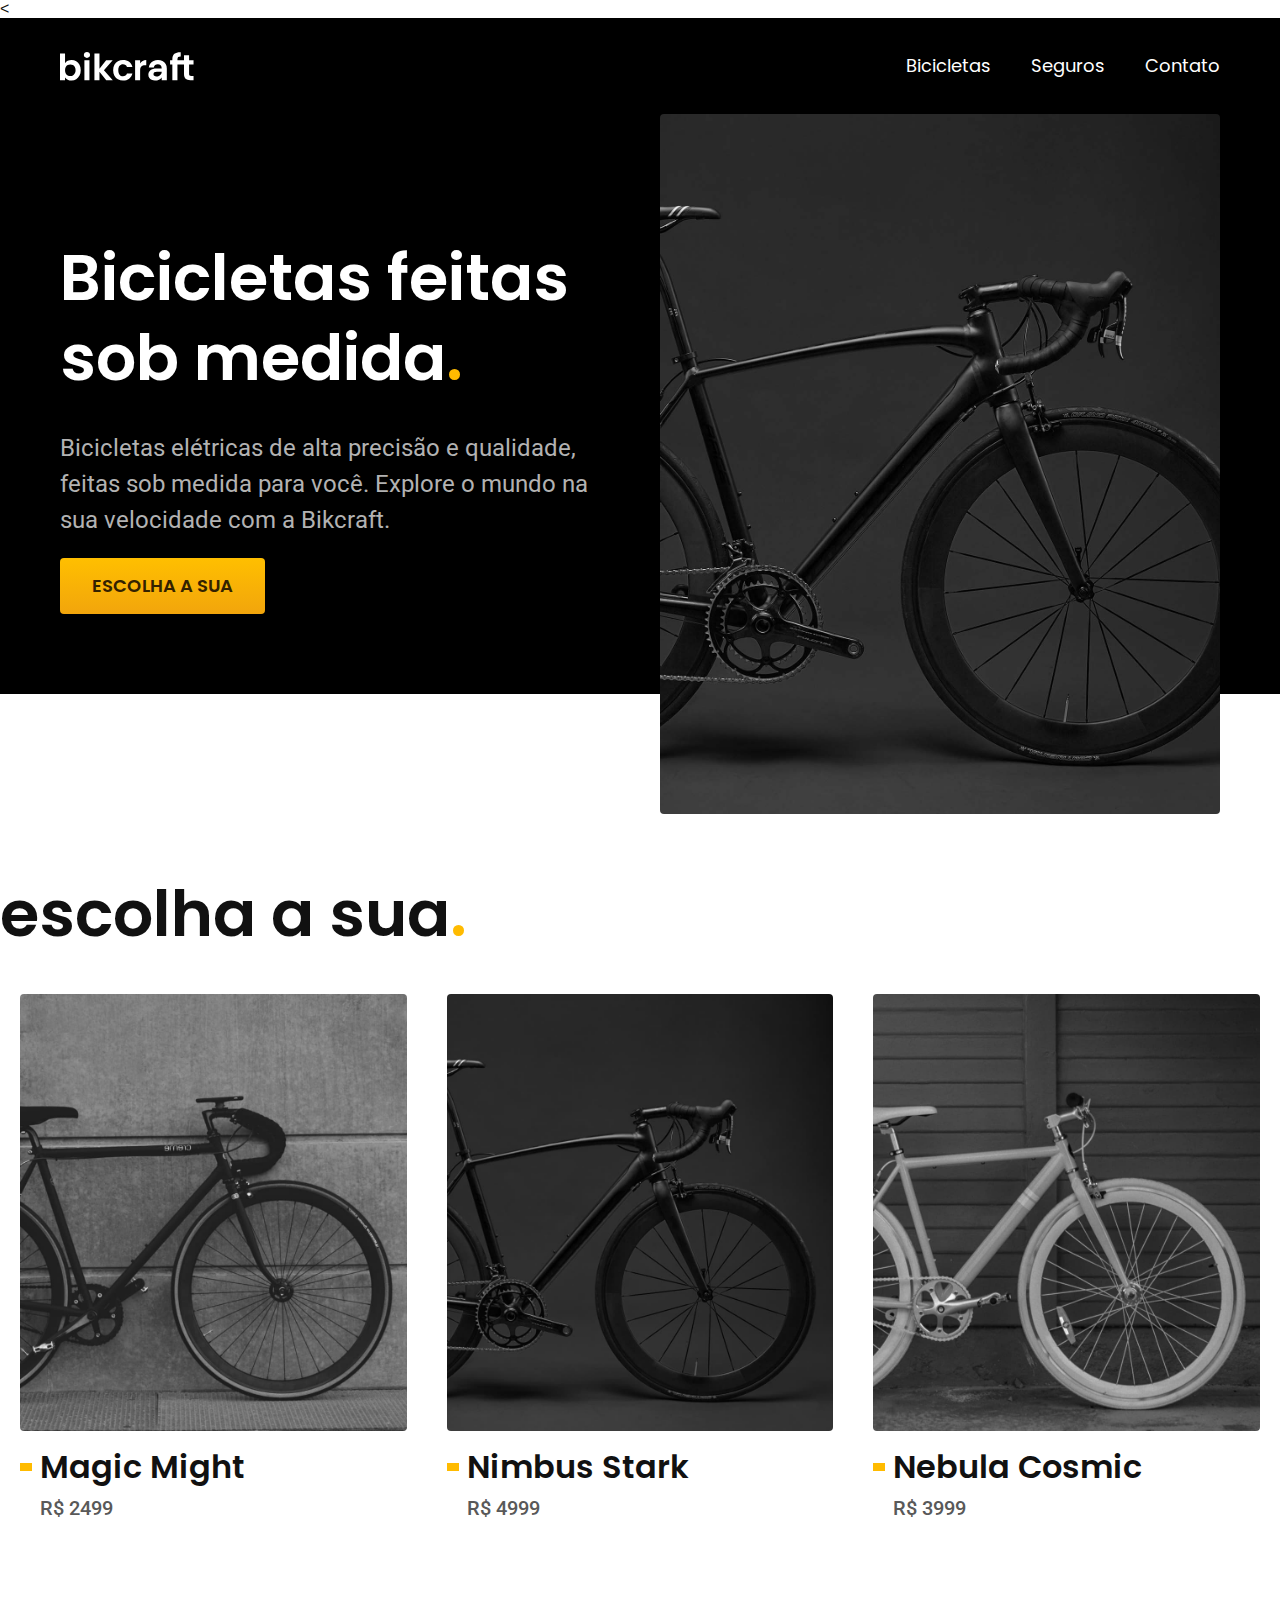
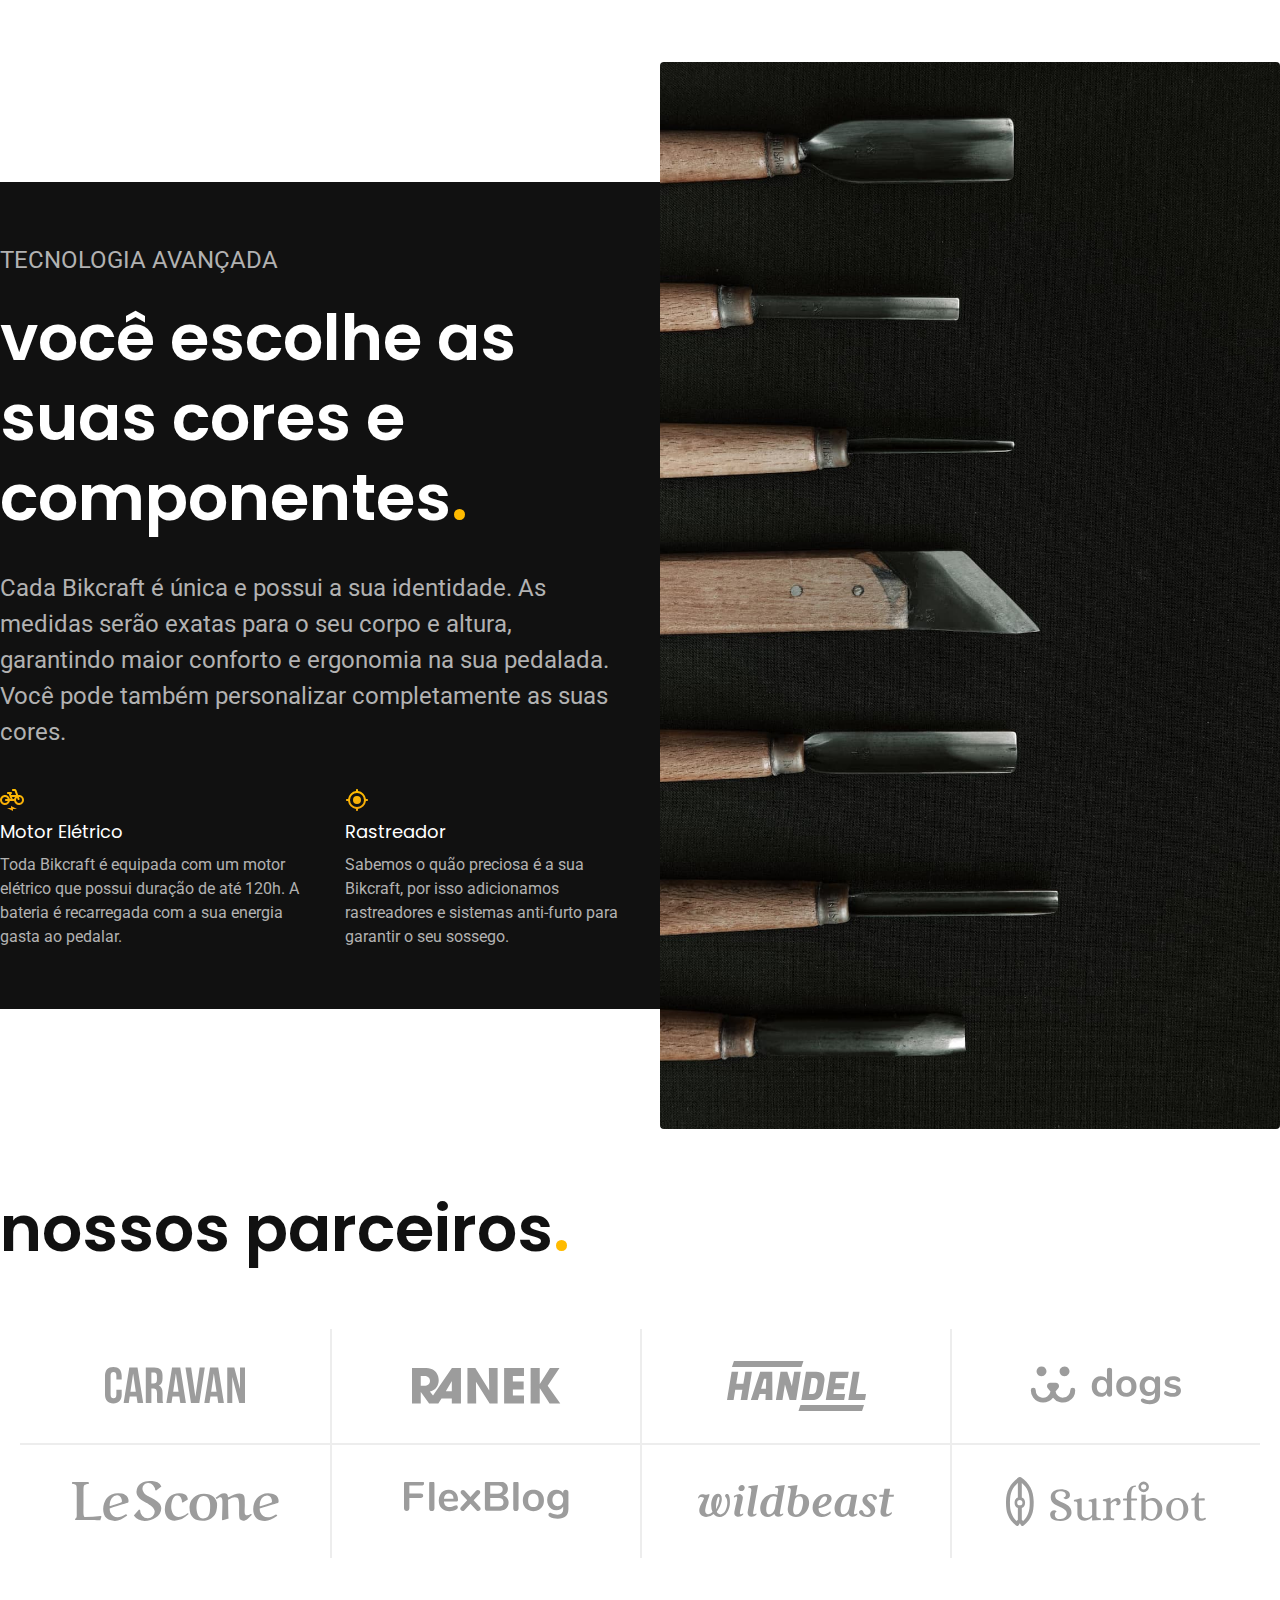
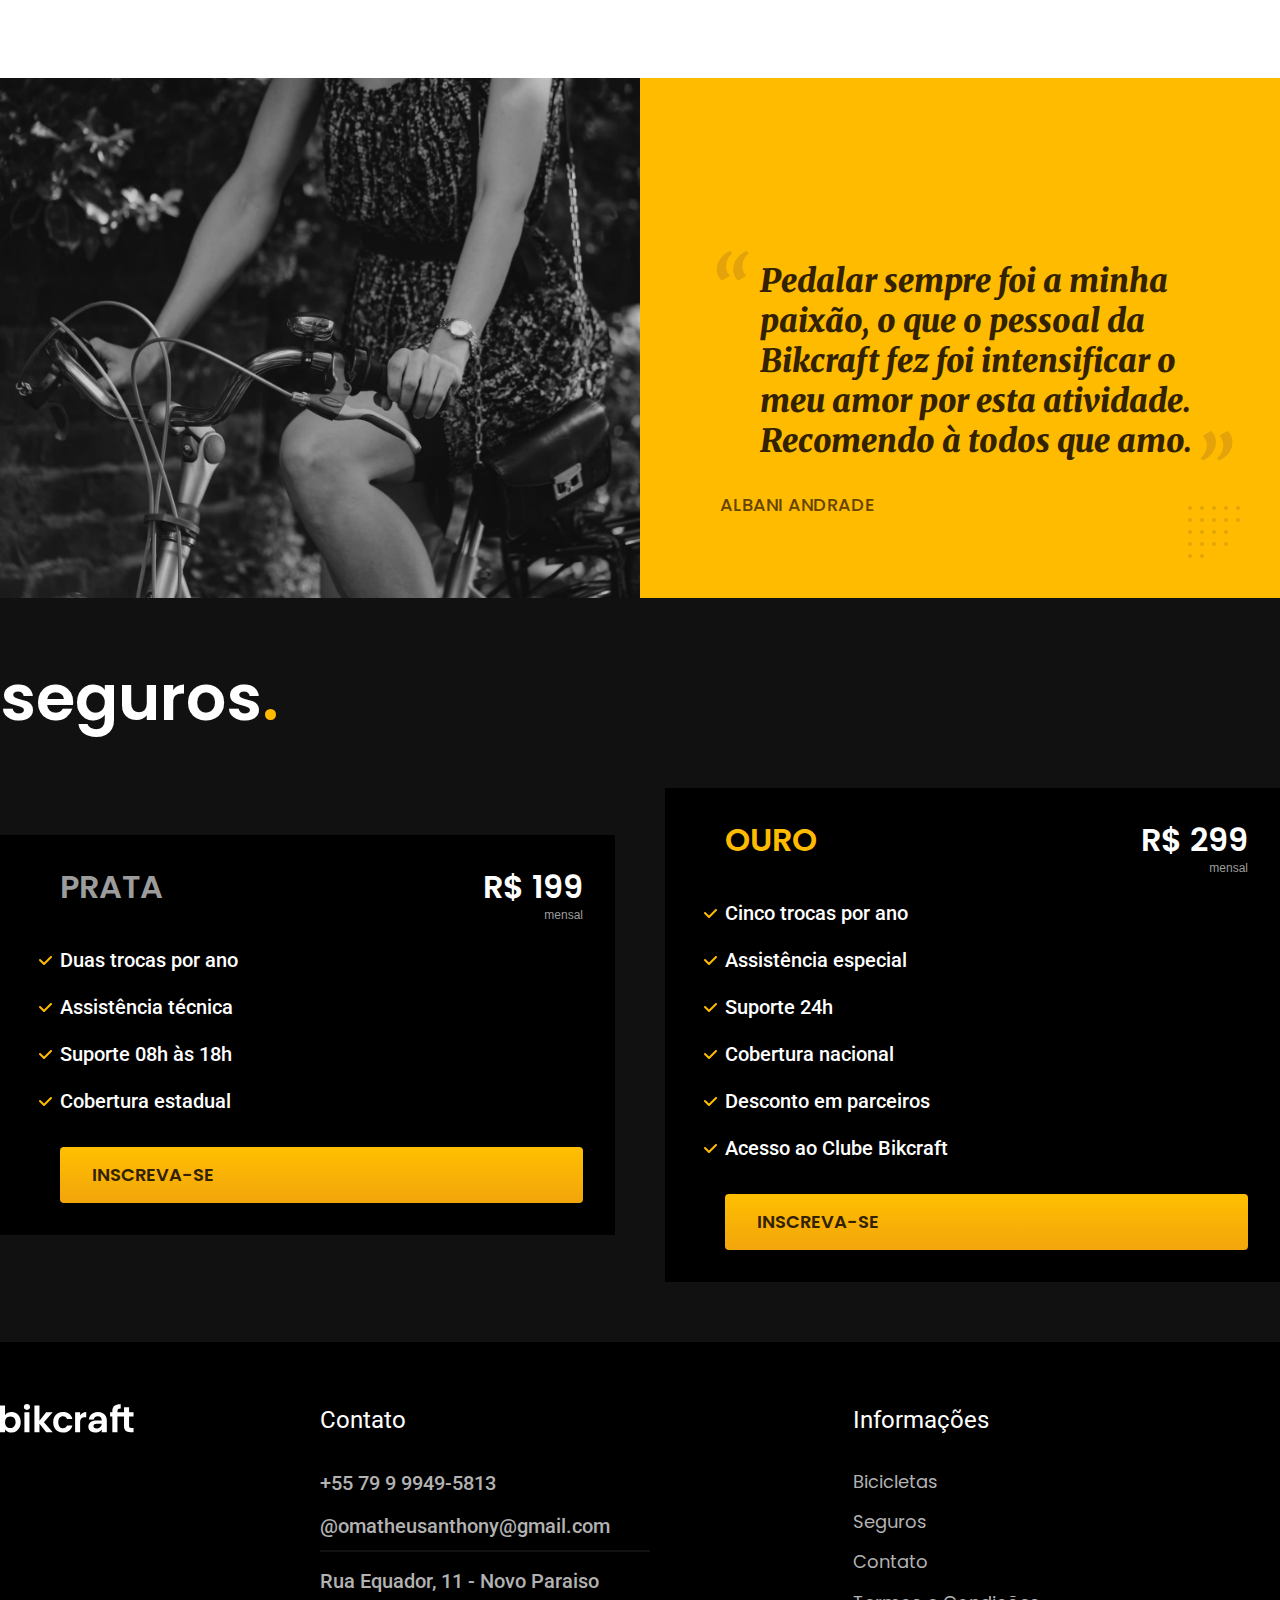
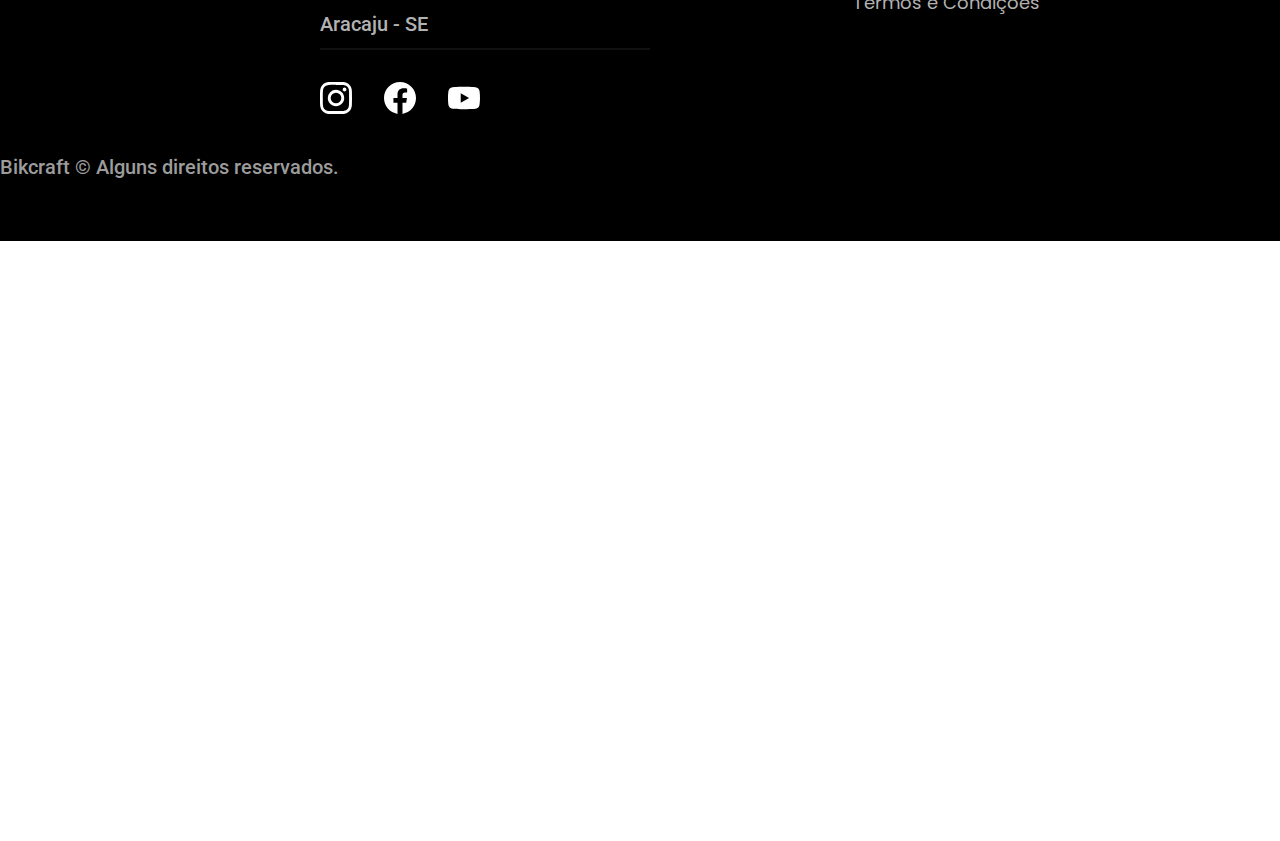
<file: index.html>
<!DOCTYPE html>
<html lang="pt-br">

<head>
  <meta charset="UTF-8">
  <meta name="viewport" content="width=device-width, initial-scale=1.0">

  <title>Bikcraft - Bicicletas Elétricas</title>
  <meta name="description" content="Bicicletas elétricas de alta precisão e qualidade, feitas sob medida para você. Explore o mundo na sua velocidade com a Bikcraft.">

  <link rel="stylesheet" href="./css/style.css">

  <link rel="preconnect" href="https://fonts.googleapis.com">
  <<link rel="preconnect" href="https://fonts.gstatic.com" crossorigin="">
    <link href="https://fonts.googleapis.com/css2?family=Merriweather:ital,wght@1,900&amp;family=Poppins:wght@500;600&amp;family=Roboto:wght@400;500&amp;display=swap" rel="stylesheet">

</head>

<body>
  <header class="header-bg">
    <div class="header container">
      <a href="./">
        <img src="./img/bikcraft.svg" alt="Bikcraft">
      </a>

      <nav aria-label="primaria">
        <ul class="header-menu font-1-m cor-0">
          <li><a href="./bicicletas.html">Bicicletas</a></li>
          <li><a href="./seguros.html">Seguros</a></li>
          <li><a href="./contato.html">Contato</a></li>
        </ul>
      </nav>
    </div>
  </header>

  <main class="introducao-bg">
    <div class="introducao container">
      <div class="introducao-conteudo">
        <h1 class="font-1-xxl cor-0">Bicicletas feitas sob medida<span class="cor-p1">.</span></h1>
        <p class="font-2-l cor-5">Bicicletas elétricas de alta precisão e qualidade, feitas sob medida para você. Explore o mundo na sua velocidade com a Bikcraft.</p>
        <a class="botao" href="./bicicletas.html">Escolha a sua</a>
      </div>
      <div>
        <img src="./img/fotos/introducao.jpg" alt="Bicicleta elétrica preta">
      </div>
    </div>
  </main>

  <article class="bicicletas-listas">
    <h2 class="container font-1-xxl">escolha a sua<span class="cor-p1">.</span></h2>
    <ul>
      <li>
        <a href="./bicicletas/magic.html">
          <img src="./img/bicicletas/magic-home.jpg" alt="Bicicleta preta">
          <h3 class="font-1-xl">Magic Might</h3>
          <span class="font-2-m cor-8">R$ 2499</span>
        </a>
      </li>
      <li>
        <a href="./bicicletas/nimbus.html">
          <img src="./img/bicicletas/nimbus-home.jpg" alt="Bicicleta preta">
          <h3 class="font-1-xl">Nimbus Stark</h3>
          <span class="font-2-m cor-8">R$ 4999</span>
        </a>
      </li>
      <li>
        <a href="./bicicletas/nebula.html">
          <img src="./img/bicicletas/nebula-home.jpg" alt="Bicicleta preta">
          <h3 class="font-1-xl">Nebula Cosmic</h3>
          <span class="font-2-m cor-8">R$ 3999</span>
        </a>
      </li>
    </ul>
  </article>

  <article class="tecnologia-bg">
    <div class="tecnologia container">
      <div class="tecnologia-conteudo">
        <span class="font-2-l-b cor-5">Tecnologia Avançada</span>
        <h2 class="font-1-xxl cor-0">você escolhe as<br>suas cores e<br>componentes<span class="cor-p1">.</span></h2>
        <p class="font-2-l cor-5">Cada Bikcraft é única e possui a sua identidade. As medidas serão exatas para o seu corpo e altura, garantindo maior conforto e ergonomia na sua pedalada. Você pode também personalizar completamente as suas cores.</p>
        <a class="link" href="./bicicletas.html">Escolha um modelo</a>
        <div class="tecnologia-vantagens">
          <div>
            <img src="./img/icones/eletrica.svg" alt="" width="24" height="24">
            <h3 class="font-1-m cor-0">Motor Elétrico</h3>
            <p class="font-2-s cor-5">Toda Bikcraft é equipada com um motor elétrico que possui duração de até 120h. A bateria é recarregada com a sua energia gasta ao pedalar.</p>
          </div>
          <div>
            <img src="./img/icones/rastreador.svg" alt="" width="24" height="24">
            <h3 class="font-1-m cor-0">Rastreador</h3>
            <p class="font-2-s cor-5">Sabemos o quão preciosa é a sua Bikcraft, por isso adicionamos rastreadores e sistemas anti-furto para garantir o seu sossego.</p>
          </div>
        </div>
      </div>
      <div class="tecnologia-imagem">
        <img src="./img/fotos/tecnologia.jpg" alt="" width="700" height="1120">
      </div>
    </div>
  </article>

  <section class="parceiros" aria-label="Nossos Parceiros">
    <h2 class="container font-1-xxl">nossos parceiros<span class="cor-p1">.</span></h2>

    <ul>
      <li><img src="./img/parceiros/caravan.svg" alt="caravan"></li>
      <li><img src="./img/parceiros/ranek.svg" alt="ranek"></li>
      <li><img src="./img/parceiros/handel.svg" alt="handel"></li>
      <li><img src="./img/parceiros/dogs.svg" alt="dogs"></li>
      <li><img src="./img/parceiros/lescone.svg" alt="lescone"></li>
      <li><img src="./img/parceiros/flexblog.svg" alt="flexblog"></li>
      <li><img src="./img/parceiros/wildbeast.svg" alt="wildbest"></li>
      <li><img src="./img/parceiros/surfbot.svg" alt="surfbot"></li>
    </ul>
  </section>

  <section class="depoimento" aria-label="Depoimento">
    <div>
      <img src="./img/fotos/depoimento.jpg" alt="Pessoa pedalando uma biccleta bikcraft">
    </div>
    <div class="depoimento-conteudo">
      <blockquote class="font-1-xl cor-p5">
        <p>
          Pedalar sempre foi a minha paixão, o que o pessoal da Bikcraft fez foi intensificar o meu amor por esta atividade. Recomendo à todos que amo.
        </p>
      </blockquote>
      <span class="font-1-m-b cor-p4">Albani Andrade</span>
    </div>
  </section>

  <article class="seguros-bg">
    <div class="seguros container">
      <h2 class="font-1-xxl cor-0">seguros<span class="cor-p1">.</span></h2>
      <div class="seguros-item">
        <h3 class="font-1-xl cor-6">PRATA</h3>
        <span class="font-1-xl cor-0">R$ 199 <span class="font-1-xs cor-6">mensal</span></span>
        <ul class="font-2-m cor-0">
          <li>Duas trocas por ano</li>
          <li>Assistência técnica</li>
          <li>Suporte 08h às 18h</li>
          <li>Cobertura estadual</li>
        </ul>
        <a class="botao secundario" href="./orcamento.html">Inscreva-se</a>
      </div>

      <div class="seguros-item">
        <h3 class="font-1-xl cor-p1">OURO</h3>
        <span class="font-1-xl cor-0">R$ 299 <span class="font-1-xs cor-6">mensal</span></span>
        <ul class="font-2-m cor-0">
          <li>Cinco trocas por ano</li>
          <li>Assistência especial</li>
          <li>Suporte 24h</li>
          <li>Cobertura nacional</li>
          <li>Desconto em parceiros</li>
          <li>Acesso ao Clube Bikcraft</li>
        </ul>
        <a class="botao" href="./orcamento.html">Inscreva-se</a>
      </div>
    </div>
  </article>

  <footer class="footer-bg">
    <div class="footer container">
      <img src="./img/bikcraft.svg" alt="Bikcraft">
      <div class="footer-contato">
        <h3 class="font-2-l-b cor-0">Contato</h3>
        <ul class="font-2-m cor-5">
          <li><a href="tel:+5579999495813">+55 79 9 9949-5813</a></li>
          <li><a href="mailto: omatheusanthony@gmail.com">@omatheusanthony@gmail.com</a></li>
          <li>Rua Equador, 11 - Novo Paraiso</li>
          <li>Aracaju - SE</li>
        </ul>
        <div class="footer-redes">
          <a href="">
            <img src="./img/redes/instagram.svg" alt="Instagram">
            <img src="./img/redes/facebook.svg" alt="Facebook">
            <img src="./img/redes/youtube.svg" alt="Youtube">
          </a>
        </div>
      </div>
      <div class="footer-informacoes">
        <h3 class="font-2-l-b cor-0">Informações</h3>
        <nav>
          <ul class="font-1-m cor-5">
            <li><a href="./bicicletas.html">Bicicletas</a></li>
            <li><a href="./seguros.html">Seguros</a></li>
            <li><a href="./contato.html">Contato</a></li>
            <li><a href="./termos.html">Termos e Condições</a></li>
          </ul>
        </nav>
      </div>
      <p class="footer-copy font-2-m cor-6">Bikcraft © Alguns direitos reservados.</p>
    </div>
  </footer>

</body>

</html>
</file>
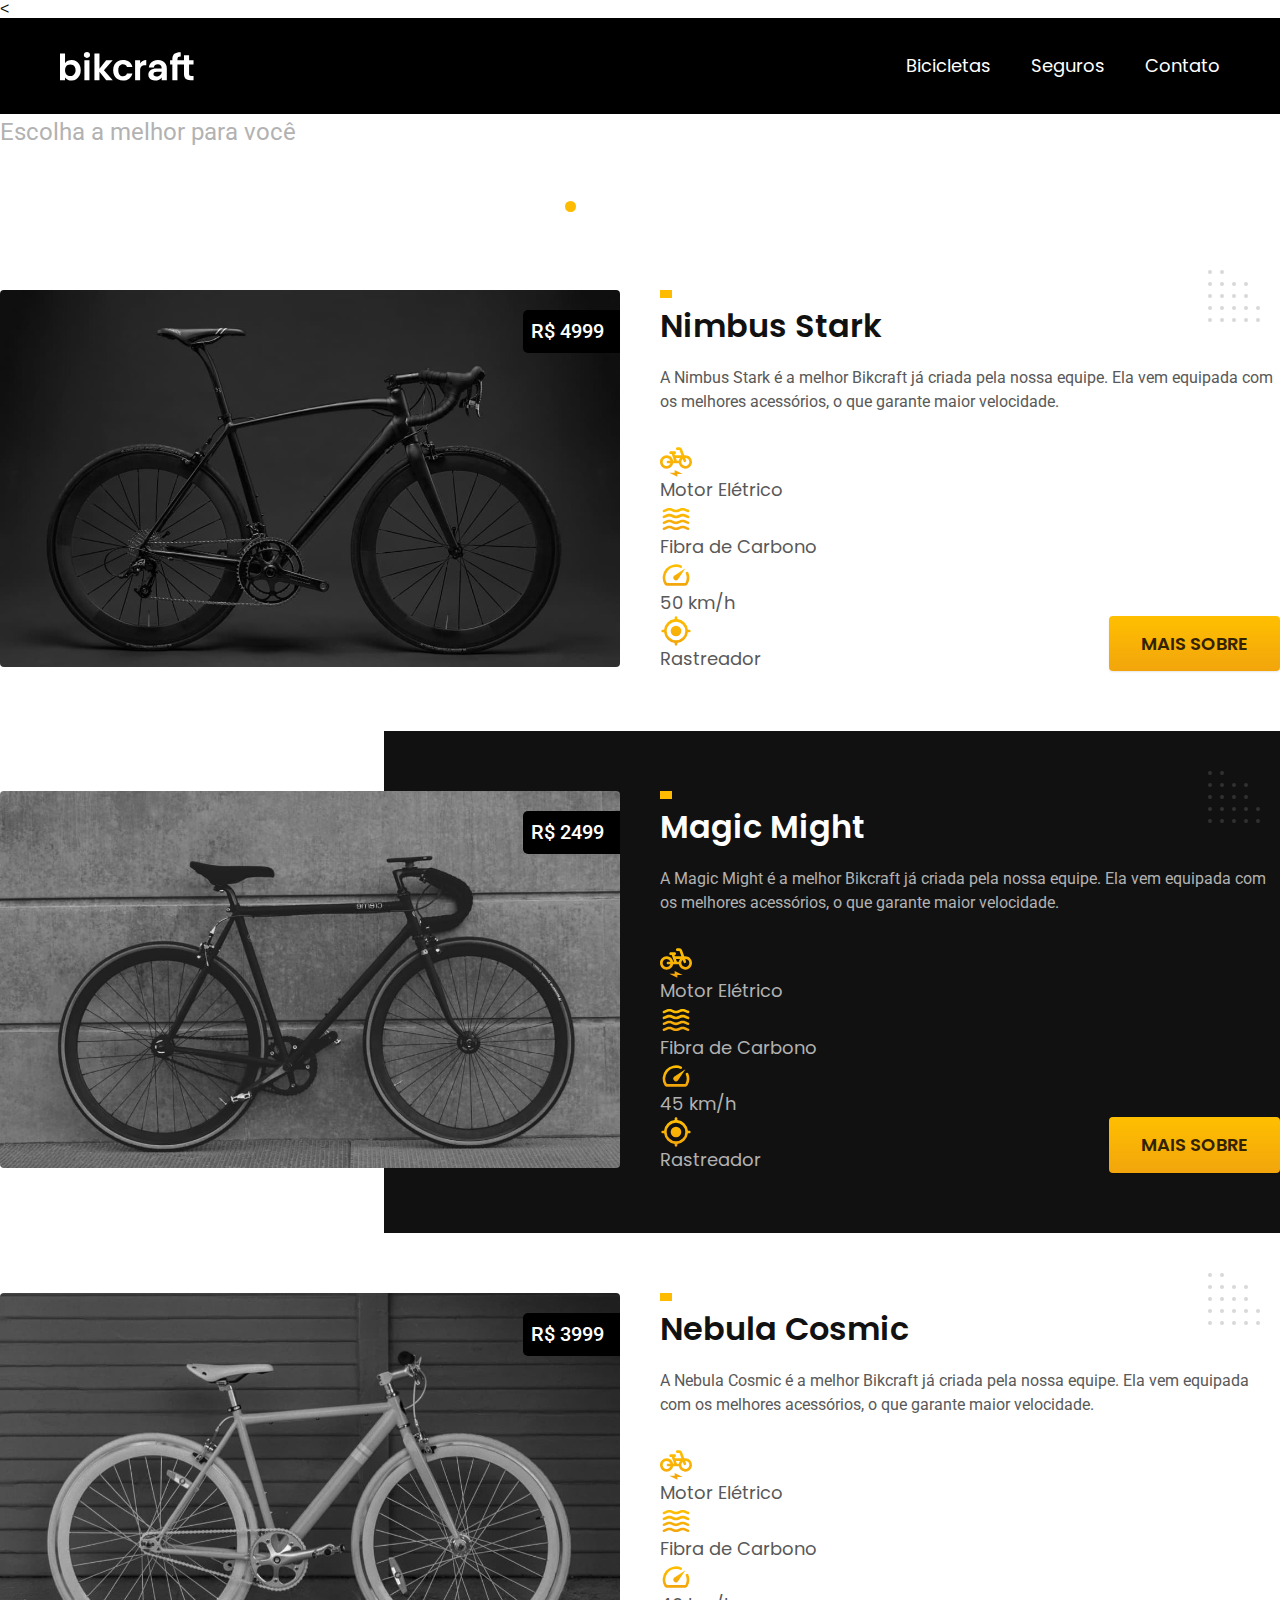
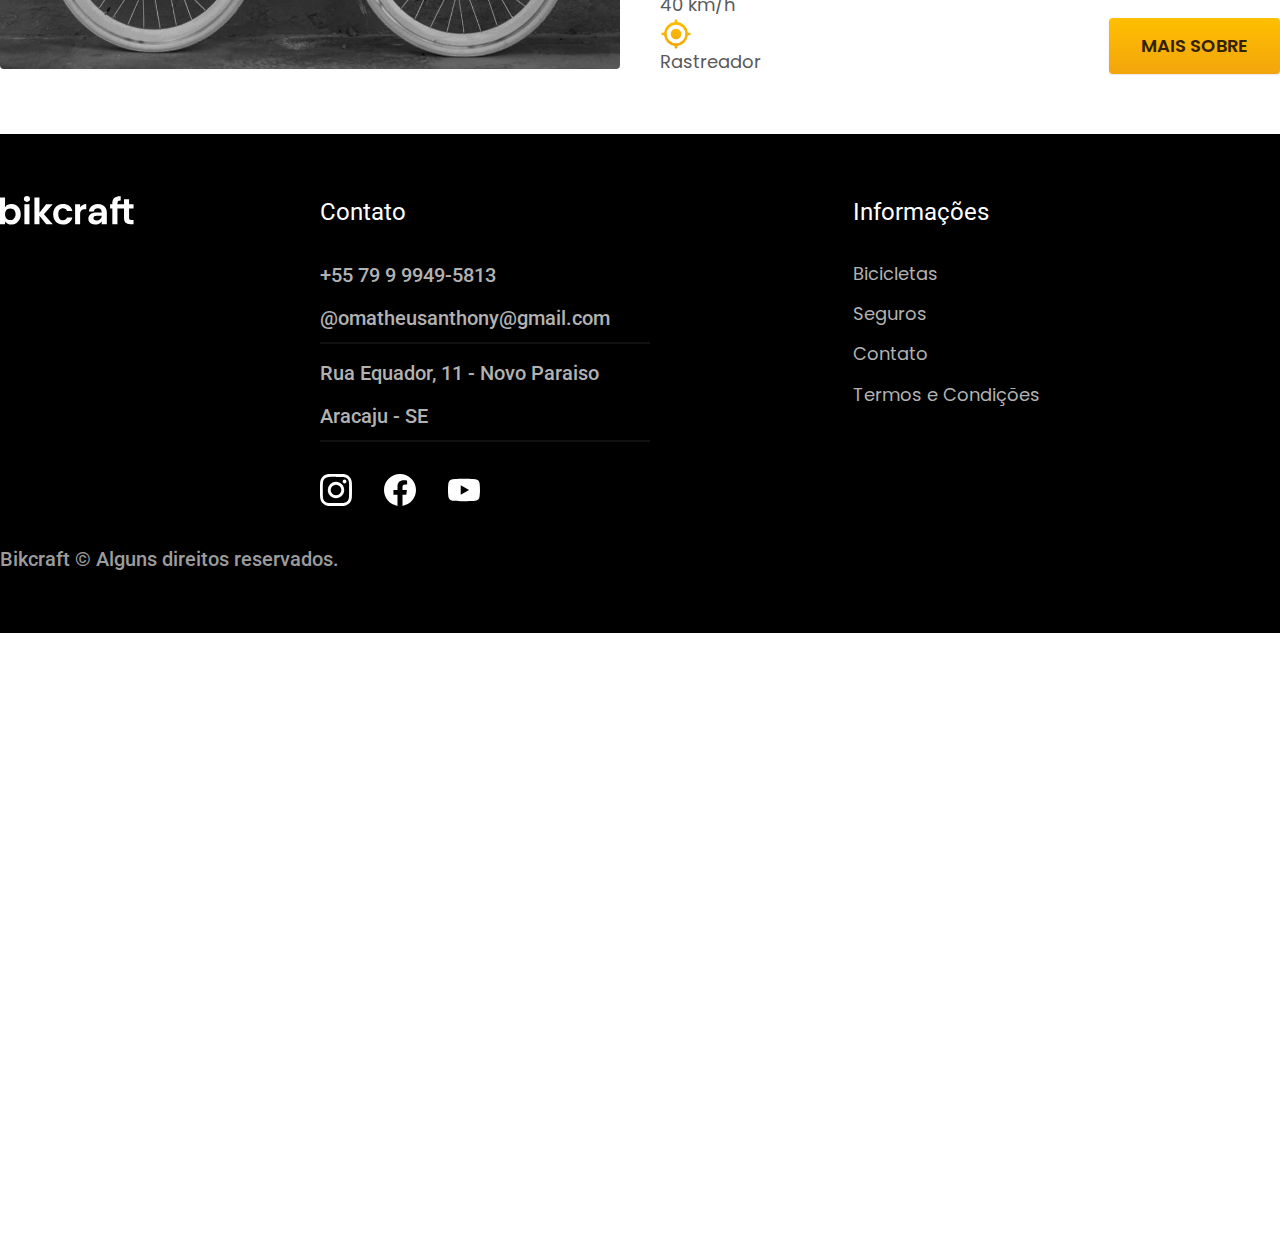
<file: bicicletas.html>
<!DOCTYPE html>
<html lang="pt-br">

<head>
  <meta charset="UTF-8">
  <meta name="viewport" content="width=device-width, initial-scale=1.0">

  <title>Bicicletas | Bikcraft</title>
  <meta name="description" content="Bicicletas.">

  <link rel="preload" href="./css/style.css" as="style">
  <link rel="stylesheet" href="./css/style.css">

  <link rel="preconnect" href="https://fonts.googleapis.com">
  <<link rel="preconnect" href="https://fonts.gstatic.com" crossorigin="">
    <link href="https://fonts.googleapis.com/css2?family=Merriweather:ital,wght@1,900&amp;family=Poppins:wght@500;600&amp;family=Roboto:wght@400;500&amp;display=swap" rel="stylesheet">

</head>

<body id="bicicletas">
  <header class="header-bg">
    <div class="header container">
      <a href="./">
        <img src="./img/bikcraft.svg" alt="Bikcraft">
      </a>

      <nav aria-label="primaria">
        <ul class="header-menu font-1-m cor-0">
          <li><a href="./bicicletas.html">Bicicletas</a></li>
          <li><a href="./seguros.html">Seguros</a></li>
          <li><a href="./contato.html">Contato</a></li>
        </ul>
      </nav>
    </div>
  </header>

  <main>
    <div class="titulo-bg">
      <div class="titulo container">
        <p class="font-2-l-b cor-5">Escolha a melhor para você</p>
        <h1 class="font-1-xxl cor-0">nossas bicicletas<span class="cor-p1">.</span></h1>
      </div>
    </div>


    <div class="bicicletas container">
      <div class="bicicletas-imagem">
        <img src="./img/bicicletas/nimbus.jpg" alt="Bicicleta preta">
        <span class="font-2-m cor-0">R$ 4999</span>
      </div>
      <div class="bicicletas-conteudo">
        <h2 class="font-1-xl">Nimbus Stark</h2>
        <p class="font-2-s cor-8">A Nimbus Stark é a melhor Bikcraft já criada pela nossa equipe. Ela vem equipada com os melhores acessórios, o que garante maior velocidade.</p>
        <ul class="font-1-m cor-8">
          <li><img src="./img/icones/eletrica.svg" alt="">Motor Elétrico</li>
          <li><img src="./img/icones/carbono.svg" alt="">Fibra de Carbono</li>
          <li><img src="./img/icones/velocidade.svg" alt="">50 km/h</li>
          <li><img src="./img/icones/rastreador.svg" alt="">Rastreador</li>
        </ul>
        <a class="botao seta" href="./bicicletas/nimbus.html">Mais Sobre</a>
      </div>
    </div>



    <div class="bicicletas-bg">
      <div class="bicicletas container">
        <div class="bicicletas-imagem">
          <img src="./img/bicicletas/magic.jpg" alt="Bicicleta preta">
          <span class="font-2-m cor-0">R$ 2499</span>
        </div>
        <div class="bicicletas-conteudo">
          <h2 class="font-1-xl cor-0">Magic Might</h2>
          <p class="font-2-s cor-5">A Magic Might é a melhor Bikcraft já criada pela nossa equipe. Ela vem equipada com os melhores acessórios, o que garante maior velocidade.</p>
          <ul class="font-1-m cor-5">
            <li><img src="./img/icones/eletrica.svg" alt="">Motor Elétrico</li>
            <li><img src="./img/icones/carbono.svg" alt="">Fibra de Carbono</li>
            <li><img src="./img/icones/velocidade.svg" alt="">45 km/h</li>
            <li><img src="./img/icones/rastreador.svg" alt="">Rastreador</li>
          </ul>
          <a class="botao seta" href="./bicicletas/magic.html">Mais Sobre</a>
        </div>
      </div>
    </div>


    <div class="bicicletas-bg">
      <div class="bicicletas container">
        <div class="bicicletas-imagem">
          <img src="./img/bicicletas/nebula.jpg" alt="Bicicleta branca">
          <span class="font-2-m cor-0">R$ 3999</span>
        </div>
        <div class="bicicletas-conteudo">
          <h2 class="font-1-xl">Nebula Cosmic</h2>
          <p class="font-2-s cor-8">A Nebula Cosmic é a melhor Bikcraft já criada pela nossa equipe. Ela vem equipada com os melhores acessórios, o que garante maior velocidade.</p>
          <ul class="font-1-m cor-8">
            <li><img src="./img/icones/eletrica.svg" alt=""><span>Motor Elétrico</span></li>
            <li><img src="./img/icones/carbono.svg" alt=""><span>Fibra de Carbono</span></li>
            <li><img src="./img/icones/velocidade.svg" alt=""><span>40 km/h</span></li>
            <li><img src="./img/icones/rastreador.svg" alt=""><span>Rastreador</span></li>
          </ul>
          <a class="botao seta" href="./bicicletas/nebula.html">Mais Sobre</a>
        </div>
      </div>
    </div>


  </main>

  <footer class="footer-bg">
    <div class="footer container">
      <img src="./img/bikcraft.svg" alt="Bikcraft">
      <div class="footer-contato">
        <h3 class="font-2-l-b cor-0">Contato</h3>
        <ul class="font-2-m cor-5">
          <li><a href="tel:+5579999495813">+55 79 9 9949-5813</a></li>
          <li><a href="mailto:omatheusanthony@gmail.com">@omatheusanthony@gmail.com</a></li>
          <li>Rua Equador, 11 - Novo Paraiso</li>
          <li>Aracaju - SE</li>
        </ul>
        <div class="footer-redes">
          <a href="">
            <img src="./img/redes/instagram.svg" alt="Instagram">
            <img src="./img/redes/facebook.svg" alt="Facebook">
            <img src="./img/redes/youtube.svg" alt="Youtube">
          </a>
        </div>
      </div>
      <div class="footer-informacoes">
        <h3 class="font-2-l-b cor-0">Informações</h3>
        <nav>
          <ul class="font-1-m cor-5">
            <li><a href="./bicicletas.html">Bicicletas</a></li>
            <li><a href="./seguros.html">Seguros</a></li>
            <li><a href="./contato.html">Contato</a></li>
            <li><a href="./termos.html">Termos e Condições</a></li>
          </ul>
        </nav>
      </div>
      <p class="footer-copy font-2-m cor-6">Bikcraft © Alguns direitos reservados.</p>
    </div>
  </footer>

  <script src="./js/script.js"></script>
</body>

</html>
</file>
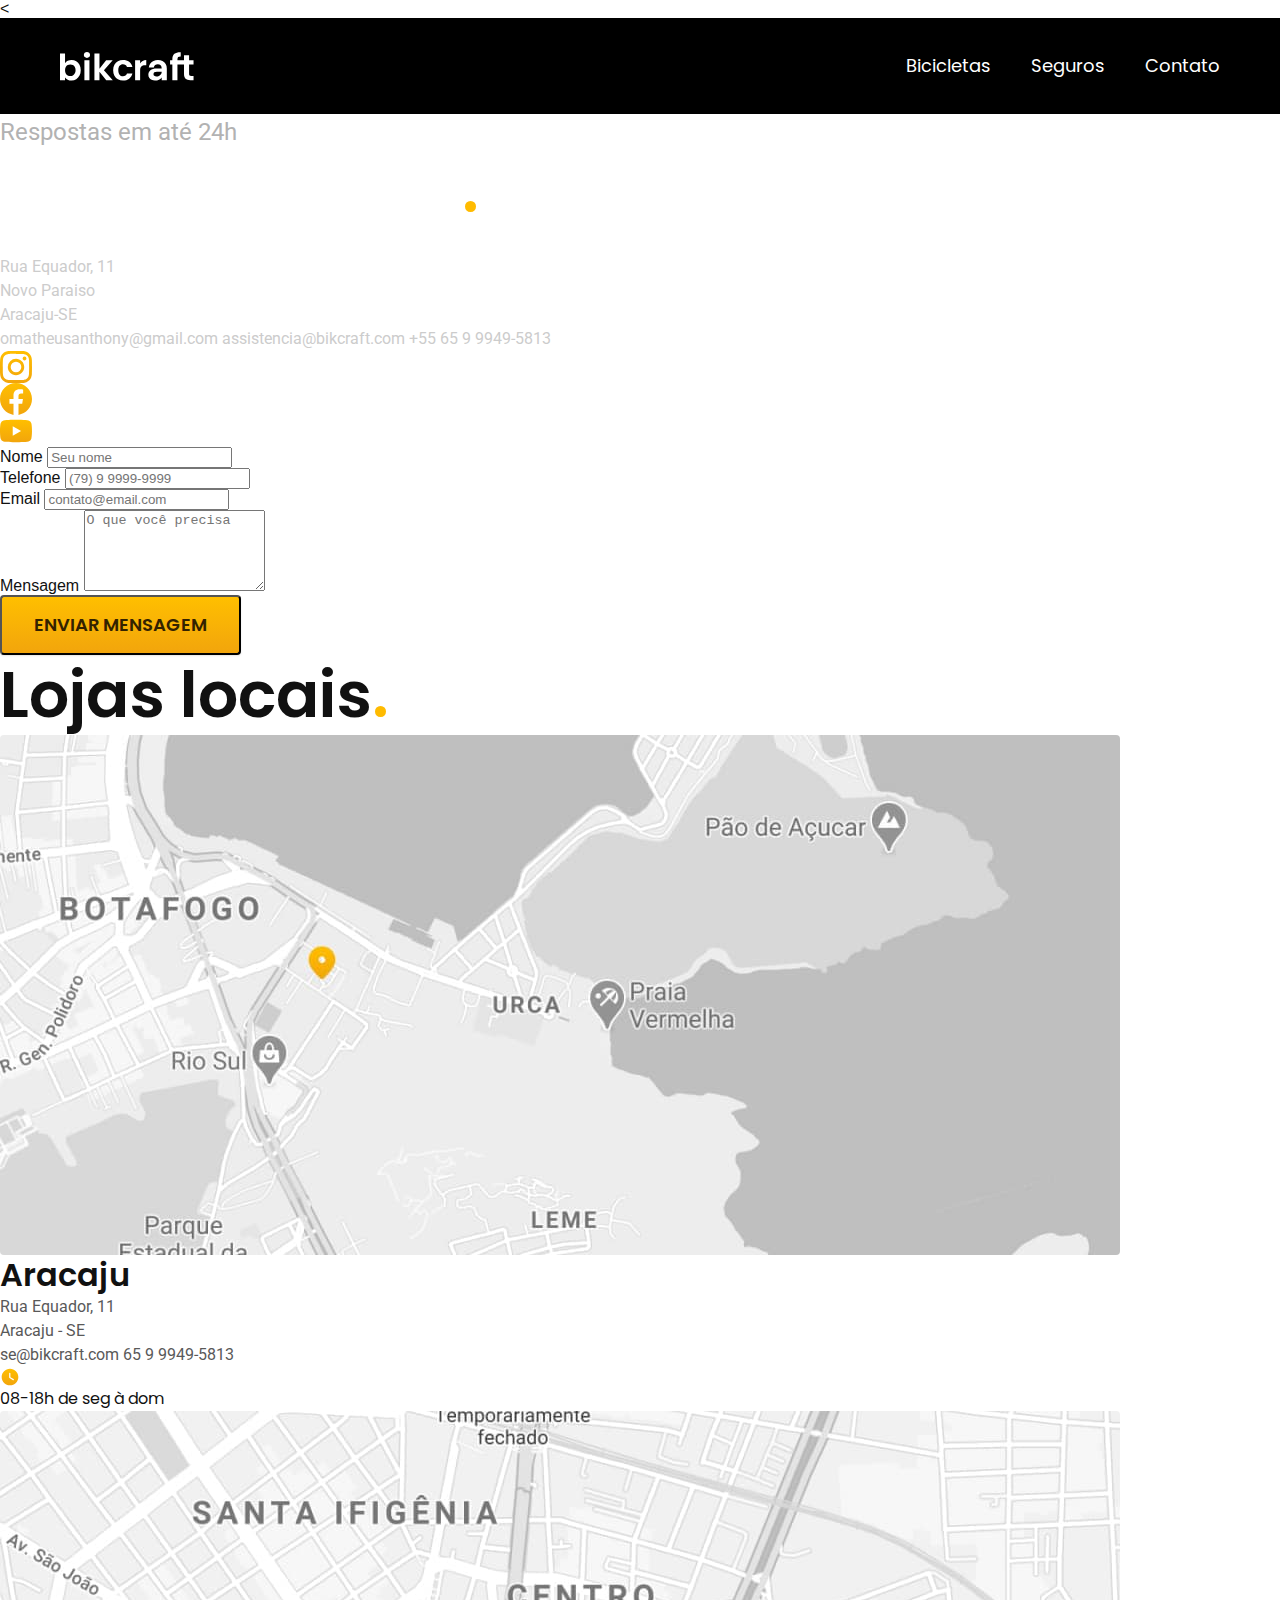
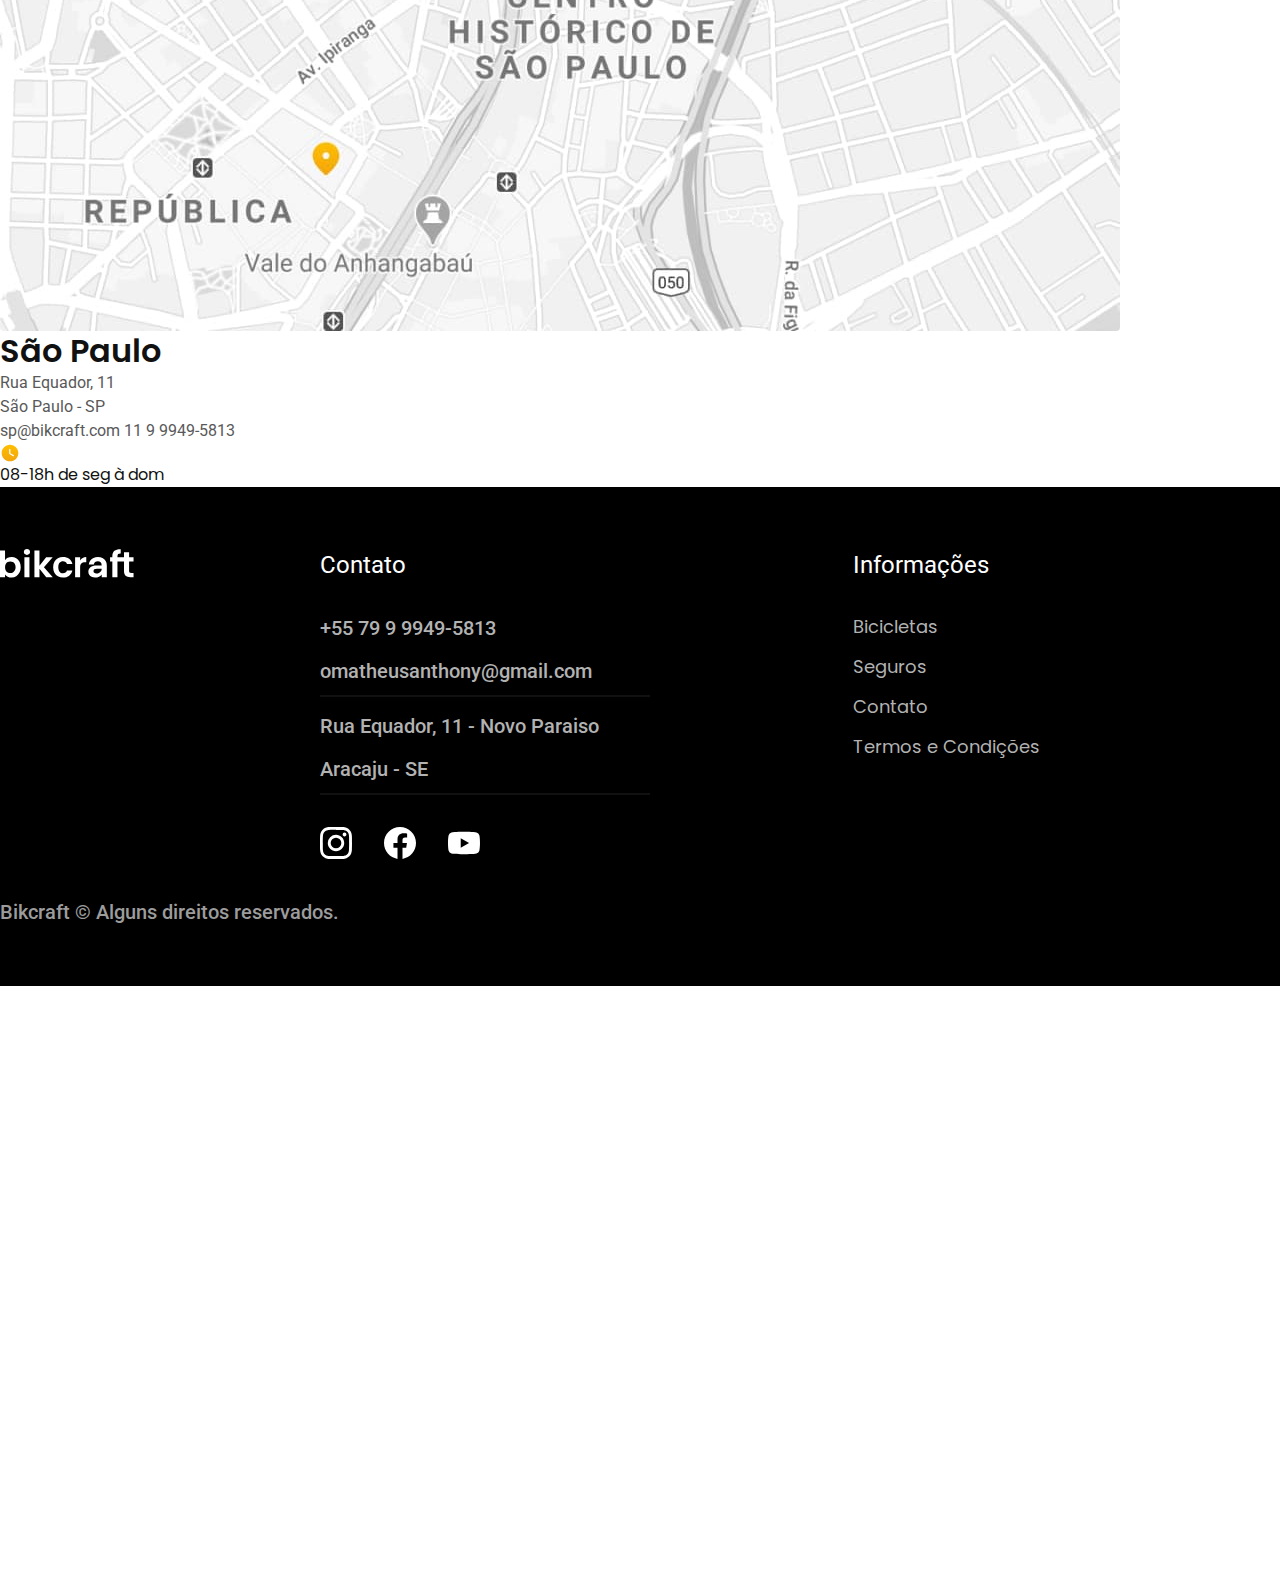
<file: contato.html>
<!DOCTYPE html>
<html lang="pt-br">

<head>
  <meta charset="UTF-8">
  <meta name="viewport" content="width=device-width, initial-scale=1.0">

  <title>Contato | Bikcraft</title>
  <meta name="description" content="Contato.">

  <link rel="preload" href="./css/style.css" as="style">
  <link rel="stylesheet" href="./css/style.css">

  <link rel="preconnect" href="https://fonts.googleapis.com">
  <<link rel="preconnect" href="https://fonts.gstatic.com" crossorigin="">
    <link href="https://fonts.googleapis.com/css2?family=Merriweather:ital,wght@1,900&amp;family=Poppins:wght@500;600&amp;family=Roboto:wght@400;500&amp;display=swap" rel="stylesheet">

</head>

<body id="contato">
  <header class="header-bg">
    <div class="header container">
      <a href="./">
        <img src="./img/bikcraft.svg" alt="Bikcraft">
      </a>

      <nav aria-label="primaria">
        <ul class="header-menu font-1-m cor-0">
          <li><a href="./bicicletas.html">Bicicletas</a></li>
          <li><a href="./seguros.html">Seguros</a></li>
          <li><a href="./contato.html">Contato</a></li>
        </ul>
      </nav>
    </div>
  </header>

  <main>
    <div class="titulo-bg">
      <div class="titulo container">
        <p class="font-2-l-b cor-5">Respostas em até 24h</p>
        <h1 class="font-1-xxl cor-0">nosso contato<span class="cor-p1">.</span></h1>
      </div>
    </div>

    <div class="contato container">
      <section class="contato-dados" aria-label="Endereço">
        <h2 class="font-1-m cor-0">Loja Online</h2>
        <div class="contato-endereco font-2-s cor-4">
          <p>Rua Equador, 11</p>
          <p>Novo Paraiso</p>
          <p>Aracaju-SE</p>
        </div>
        <address class="contato-meios font-2-s cor-4">
          <a href="mailto:omatheusanthony@gmail.com">omatheusanthony@gmail.com</a>
          <a href="mailto:assistencia@bikcraft.com">assistencia@bikcraft.com</a>
          <a href="tel:+5565999495813">+55 65 9 9949-5813</a>
        </address>
        <div class="contato-redes">
          <a href="">
            <img src="./img/redes/instagram-p.svg" alt="Instagram">
            <img src="./img/redes/facebook-p.svg" alt="Facebook">
            <img src="./img/redes/youtube-p.svg" alt="Youtube">
          </a>
        </div>
      </section>
      <section class="contato-formulario" aria-label="Formulário">
        <form class="form" action="./contato.html">
          <div>
            <label for="nome">Nome</label>
            <input type="text" id="nome" name="nome" placeholder="Seu nome">
          </div>
          <div>
            <label for="telefone">Telefone</label>
            <input type="text" id="telefone" name="telefone" placeholder="(79) 9 9999-9999">
          </div>
          <div class="col-2">
            <label for="email">Email</label>
            <input type="email" id="email" name="email" placeholder="contato@email.com">
          </div>
          <div class="col-2">
            <label for="mensagem">Mensagem</label>
            <textarea rows="5" id="mensagem" name="mensagem" placeholder="O que você precisa"></textarea>
          </div>
          <button class="botao col-2">Enviar Mensagem</button>
        </form>
      </section>
    </div>
  </main>

  <article class="lojas container">
    <h2 class="font-1-xxl">Lojas locais<span class="cor-p1">.</span></h2>
    <div class="lojas-item">
      <img src="./img/lojas/rj.jpg" alt="mapa marcando o endereço em Rua Equador, 11 - Aracaju - SE">
      <div class="lojas-conteudo">
        <h3 class="font-1-xl">Aracaju</h3>
        <div class="lojas-dados font-2-s cor-8">
          <p>Rua Equador, 11</p>
          <p>Aracaju - SE</p>
        </div>
        <div class="lojas-dados font-2-s cor-8">
          <a href="mailto:se@bikcraft.com">se@bikcraft.com</a>
          <a href="tel:+5565999495813">65 9 9949-5813</a>
        </div>
        <p class="lojas-tempo font-1-s"><img src="./img/icones/horario.svg" alt="">08-18h de seg à dom</p>
      </div>
    </div>

    <div class="lojas-item">
      <img src="./img/lojas/sp.jpg" alt="mapa marcando o endereço em Rua Ali Perto, 25 - São Paulo - SP">
      <div class="lojas-conteudo">
        <h3 class="font-1-xl">São Paulo</h3>
        <div class="lojas-dados font-2-s cor-8">
          <p>Rua Equador, 11</p>
          <p>São Paulo - SP</p>
        </div>
        <div class="lojas-dados font-2-s cor-8">
          <a href="mailto:sp@bikcraft.com">sp@bikcraft.com</a>
          <a href="tel:+5511999495813">11 9 9949-5813</a>
        </div>
        <p class="lojas-tempo font-1-s"><img src="./img/icones/horario.svg" alt="">08-18h de seg à dom</p>
      </div>
    </div>
  </article>

  <footer class="footer-bg">
    <div class="footer container">
      <img src="./img/bikcraft.svg" alt="Bikcraft">
      <div class="footer-contato">
        <h3 class="font-2-l-b cor-0">Contato</h3>
        <ul class="font-2-m cor-5">
          <li><a href="tel:+5579999495813">+55 79 9 9949-5813</a></li>
          <li><a href="mailto:omatheusanthony@gmail.com">omatheusanthony@gmail.com</a></li>
          <li>Rua Equador, 11 - Novo Paraiso</li>
          <li>Aracaju - SE</li>
        </ul>
        <div class="footer-redes">
          <a href="">
            <img src="./img/redes/instagram.svg" alt="Instagram">
            <img src="./img/redes/facebook.svg" alt="Facebook">
            <img src="./img/redes/youtube.svg" alt="Youtube">
          </a>
        </div>
      </div>
      <div class="footer-informacoes">
        <h3 class="font-2-l-b cor-0">Informações</h3>
        <nav>
          <ul class="font-1-m cor-5">
            <li><a href="./bicicletas.html">Bicicletas</a></li>
            <li><a href="./seguros.html">Seguros</a></li>
            <li><a href="./contato.html">Contato</a></li>
            <li><a href="./termos.html">Termos e Condições</a></li>
          </ul>
        </nav>
      </div>
      <p class="footer-copy font-2-m cor-6">Bikcraft © Alguns direitos reservados.</p>
    </div>
  </footer>

</body>

</html>
</file>
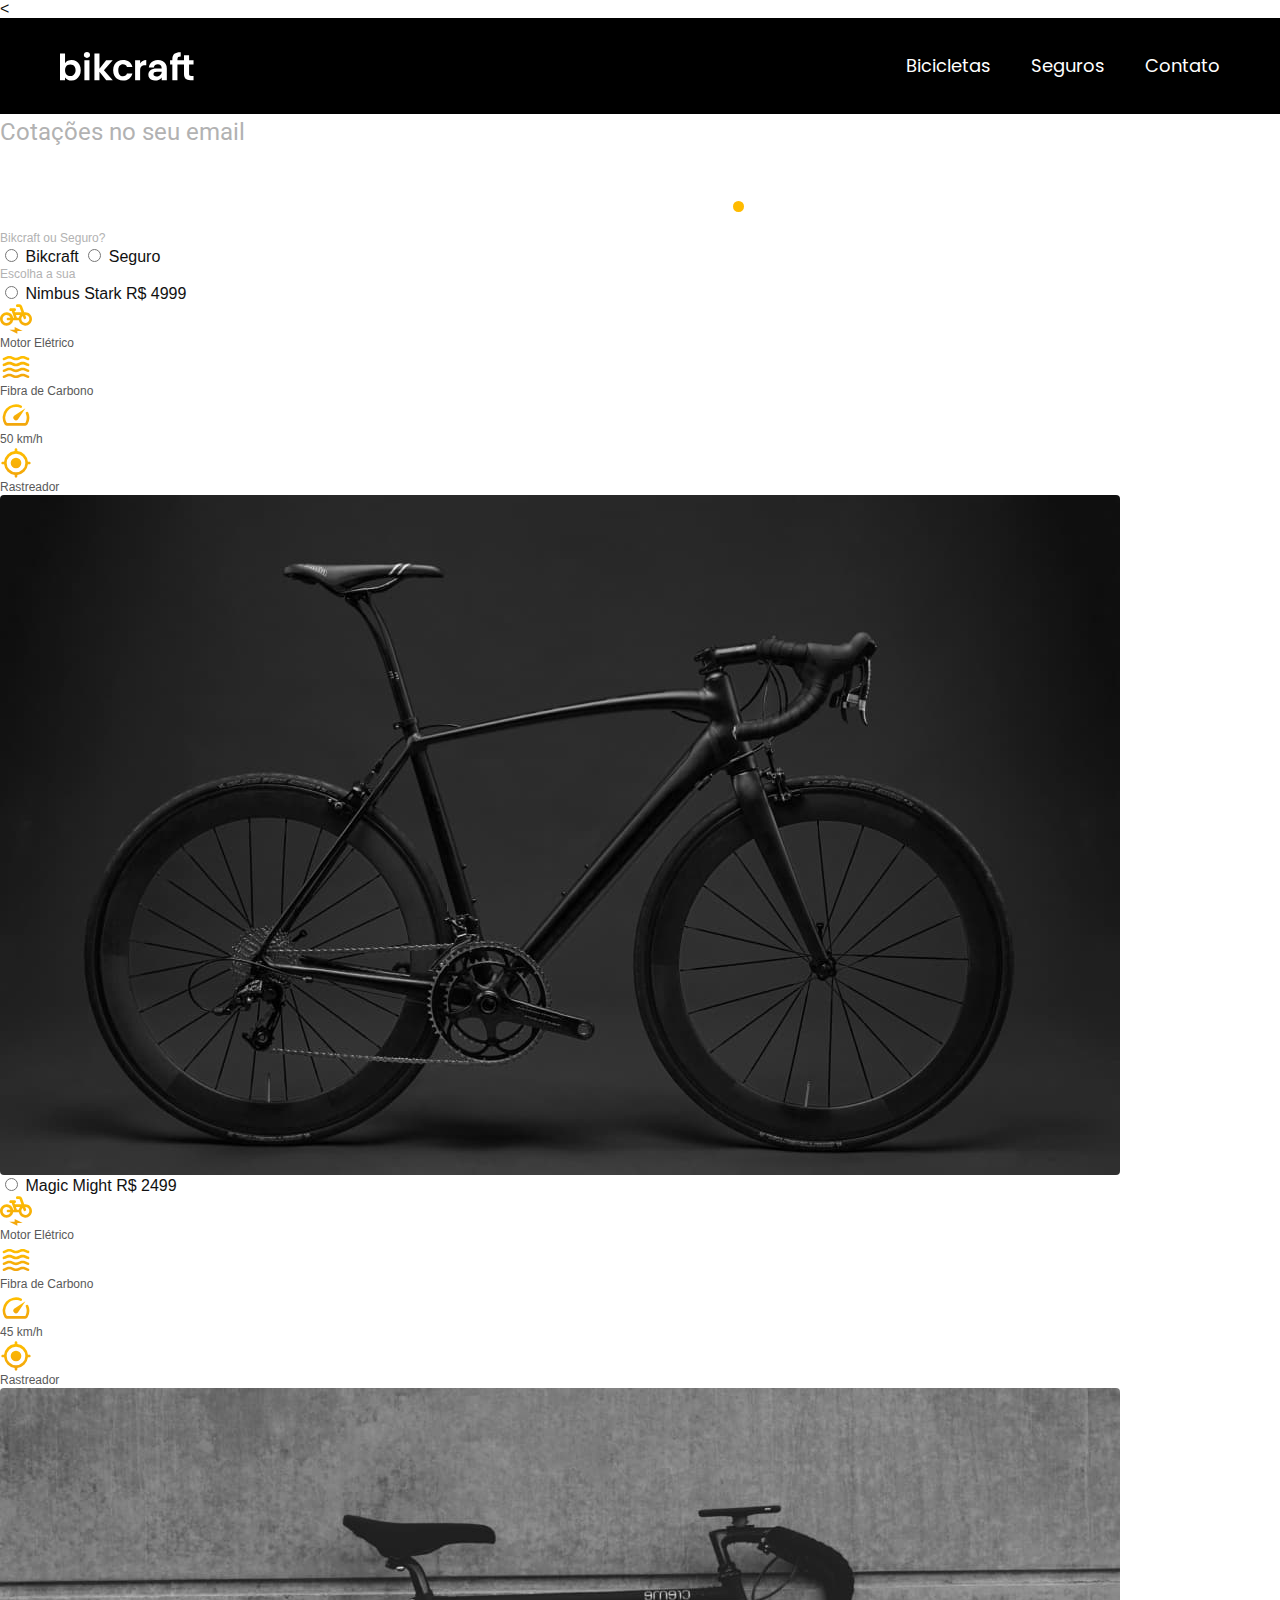
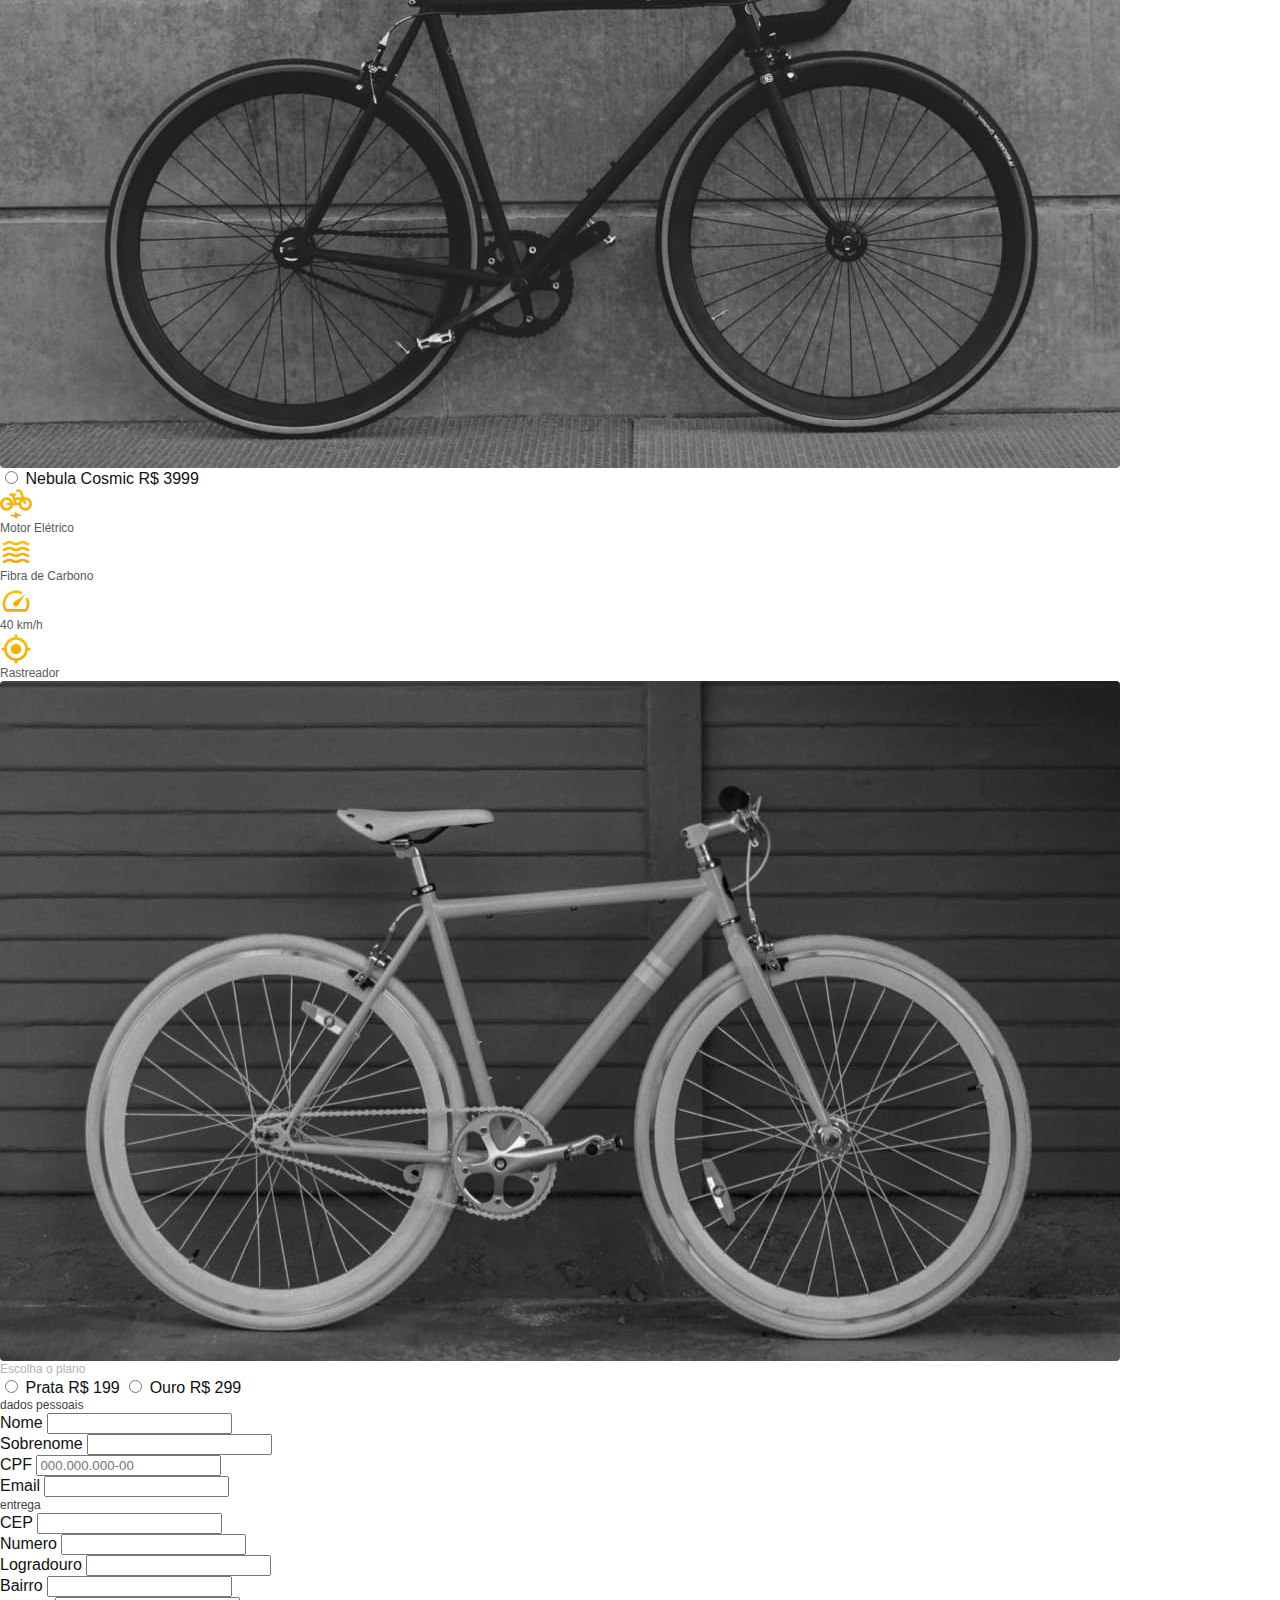
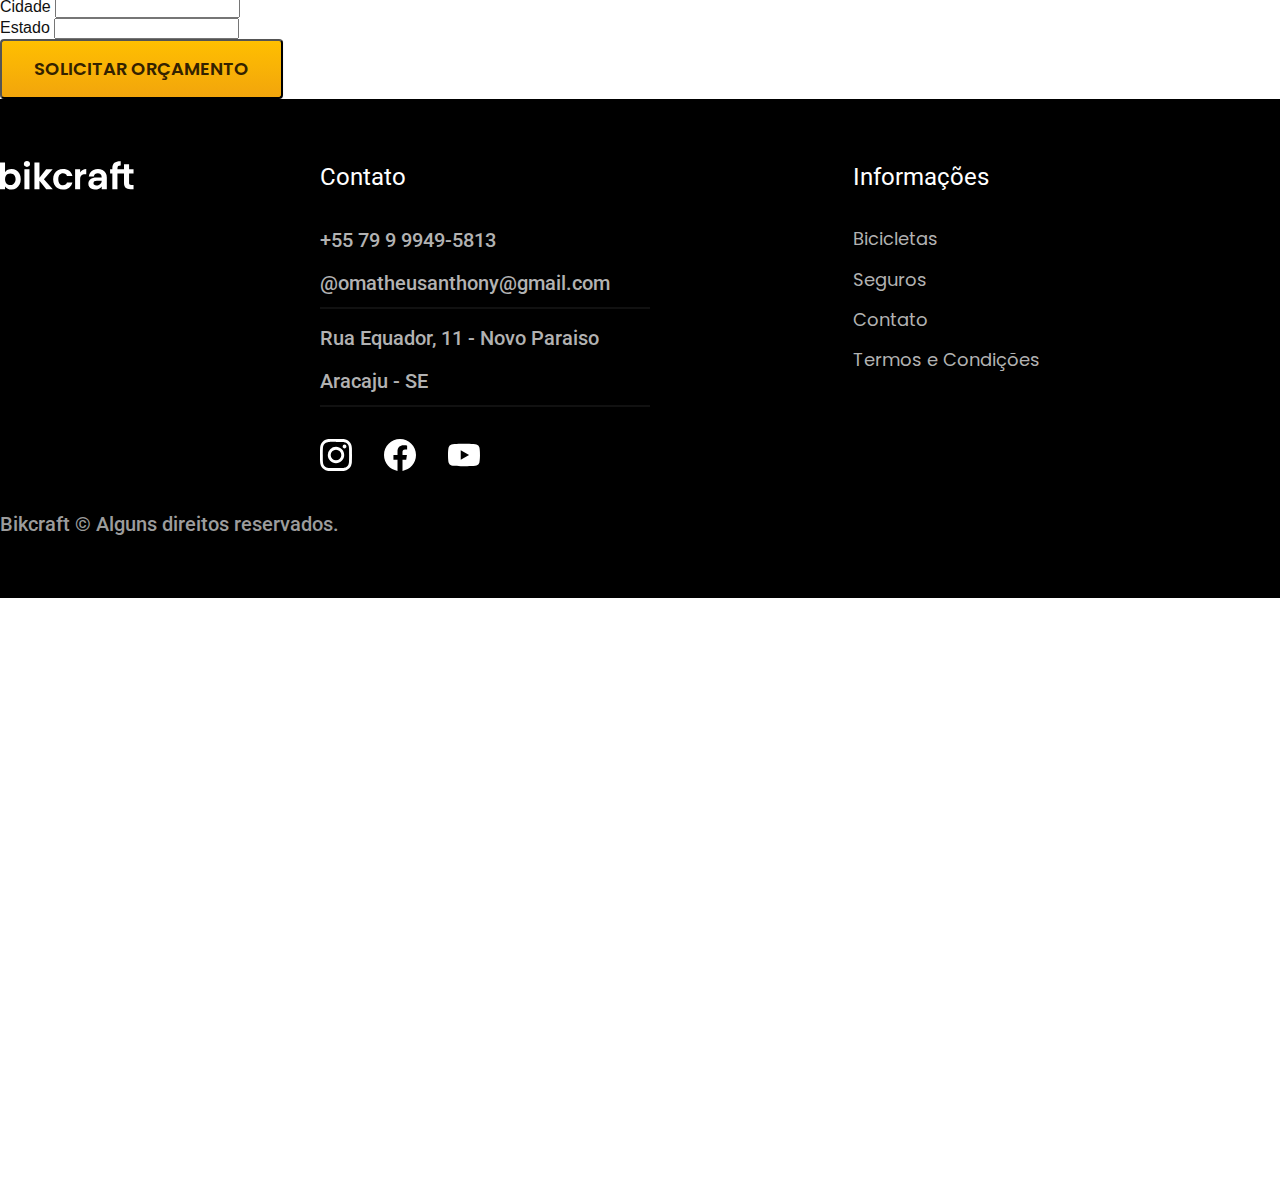
<file: orcamento.html>
<!DOCTYPE html>
<html lang="pt-br">

<head>
  <meta charset="UTF-8">
  <meta name="viewport" content="width=device-width, initial-scale=1.0">

  <title>Orçamento | Bikcraft</title>
  <meta name="description" content="orcamento.">

  <link rel="preload" href="./css/style.css" as="style">
  <link rel="stylesheet" href="./css/style.css">

  <link rel="preconnect" href="https://fonts.googleapis.com">
  <<link rel="preconnect" href="https://fonts.gstatic.com" crossorigin="">
    <link href="https://fonts.googleapis.com/css2?family=Merriweather:ital,wght@1,900&amp;family=Poppins:wght@500;600&amp;family=Roboto:wght@400;500&amp;display=swap" rel="stylesheet">

</head>

<body id="orcamento">
  <header class="header-bg">
    <div class="header container">
      <a href="./">
        <img src="./img/bikcraft.svg" alt="Bikcraft">
      </a>

      <nav aria-label="primaria">
        <ul class="header-menu font-1-m cor-0">
          <li><a href="./bicicletas.html">Bicicletas</a></li>
          <li><a href="./seguros.html">Seguros</a></li>
          <li><a href="./contato.html">Contato</a></li>
        </ul>
      </nav>
    </div>
  </header>

  <main>

    <div class="titulo-bg">
      <div class="titulo container">
        <p class="font-2-l-b cor-5">Cotações no seu email</p>
        <h1 class="font-1-xxl cor-0">solicite um orçamento<span class="cor-p1">.</span></h1>
      </div>
    </div>

    <form class="orcamento container" action="./">
      <div class="orcamento-produto">
        <h2 class="font-1-xs cor-5">Bikcraft ou Seguro?</h2>

        <input type="radio" name="tipo" value="bikcraft" id="bikcraft">
        <label for="bikcraft">Bikcraft</label>

        <input type="radio" name="tipo" value="seguro" id="seguro">
        <label for="seguro">Seguro</label>

        <div class="orcamento-conteudo" id="orcamento-bikcraft">
          <h2 class="font-1-xs cor-5">Escolha a sua</h2>

          <input type="radio" name="produto" value="nimbus" id="nimbus">
          <label for="nimbus">Nimbus Stark <span>R$ 4999</span></label>
          <div class="orcamento-detalhes">
            <ul class="font-1-xs cor-8">
              <li><img src="./img/icones/eletrica.svg" alt="">Motor Elétrico</li>

              <li><img src="./img/icones/carbono.svg" alt="">Fibra de Carbono</li>

              <li><img src="./img/icones/velocidade.svg" alt="">50 km/h</li>

              <li><img src="./img/icones/rastreador.svg" alt="">Rastreador</li>
            </ul>
            <img src="./img/bicicletas/nimbus.jpg" alt="bicicleta preta">
          </div>

          <input type="radio" name="produto" value="magic" id="magic">
          <label for="magic">Magic Might <span>R$ 2499</span></label>

          <div class="orcamento-detalhes">
            <ul class="font-1-xs cor-8">
              <li><img src="./img/icones/eletrica.svg" alt="">Motor Elétrico</li>

              <li><img src="./img/icones/carbono.svg" alt="">Fibra de Carbono</li>

              <li><img src="./img/icones/velocidade.svg" alt="">45 km/h</li>

              <li><img src="./img/icones/rastreador.svg" alt="">Rastreador</li>
            </ul>
            <img src="./img/bicicletas/magic.jpg" alt="bicicleta preta">
          </div>

          <input type="radio" name="produto" value="nebula" id="nebula">
          <label for="nebula">Nebula Cosmic <span>R$ 3999</span></label>

          <div class="orcamento-detalhes">
            <ul class="font-1-xs cor-8">
              <li><img src="./img/icones/eletrica.svg" alt="">Motor Elétrico</li>

              <li><img src="./img/icones/carbono.svg" alt="">Fibra de Carbono</li>

              <li><img src="./img/icones/velocidade.svg" alt="">40 km/h</li>

              <li><img src="./img/icones/rastreador.svg" alt="">Rastreador</li>
            </ul>
            <img src="./img/bicicletas/nebula.jpg" alt="bicicleta branca">
          </div>

        </div>

        <div class="orcamento-conteudo" id="orcamento-seguro">
          <h2 class="font-1-xs cor-5">Escolha o plano</h2>

          <input type="radio" name="produto" value="prata" id="prata">
          <label for="prata">Prata <span>R$ 199</span></label>

          <input type="radio" name="produto" value="ouro" id="ouro">
          <label for="ouro">Ouro <span>R$ 299</span></label>
        </div>

      </div>
      <div class="orcamento-dados form">
        <h2 class="font-1-xs cor-9 col-2">dados pessoais</h2>
        <div>
          <label for="nome">Nome</label>
          <input type="text" id="nome" name="nome">
        </div>
        <div>
          <label for="sobrenome">Sobrenome</label>
          <input type="text" id="sobrenome" name="sobrenome">
        </div>
        <div class="col-2">
          <label for="cpf">CPF</label>
          <input type="text" id="cpf" name="cpf" placeholder="000.000.000-00">
        </div>
        <div class="col-2">
          <label for="email">Email</label>
          <input type="email" id="email" name="email">
        </div>
        <h2 class="font-1-xs cor-9 col-2">entrega</h2>
        <div>
          <label for="cep">CEP</label>
          <input type="text" id="cep" name="cep">
        </div>
        <div>
          <label for="numero">Numero</label>
          <input type="text" id="numero" name="numero">
        </div>
        <div>
          <label for="logradouro">Logradouro</label>
          <input type="text" id="logradouro" name="logradouro">
        </div>
        <div>
          <label for="bairro">Bairro</label>
          <input type="text" id="bairro" name="bairro">
        </div>
        <div>
          <label for="cidade">Cidade</label>
          <input type="text" id="cidade" name="cidade">
        </div>
        <div>
          <label for="estado">Estado</label>
          <input type="text" id="estado" name="estado">
        </div>
        <button class="botao col-2">Solicitar Orçamento</button>
      </div>
    </form>

  </main>

  <footer class="footer-bg">
    <div class="footer container">
      <img src="./img/bikcraft.svg" alt="Bikcraft">
      <div class="footer-contato">
        <h3 class="font-2-l-b cor-0">Contato</h3>
        <ul class="font-2-m cor-5">
          <li><a href="tel:+5579999495813">+55 79 9 9949-5813</a></li>
          <li><a href="mailto:omatheusanthony@gmail.com">@omatheusanthony@gmail.com</a></li>
          <li>Rua Equador, 11 - Novo Paraiso</li>
          <li>Aracaju - SE</li>
        </ul>
        <div class="footer-redes">
          <a href="">
            <img src="./img/redes/instagram.svg" alt="Instagram">
            <img src="./img/redes/facebook.svg" alt="Facebook">
            <img src="./img/redes/youtube.svg" alt="Youtube">
          </a>
        </div>
      </div>
      <div class="footer-informacoes">
        <h3 class="font-2-l-b cor-0">Informações</h3>
        <nav>
          <ul class="font-1-m cor-5">
            <li><a href="./bicicletas.html">Bicicletas</a></li>
            <li><a href="./seguros.html">Seguros</a></li>
            <li><a href="./contato.html">Contato</a></li>
            <li><a href="./termos.html">Termos e Condições</a></li>
          </ul>
        </nav>
      </div>
      <p class="footer-copy font-2-m cor-6">Bikcraft © Alguns direitos reservados.</p>
    </div>
  </footer>

  <script src="./js/script.js"></script>
</body>

</html>
</file>
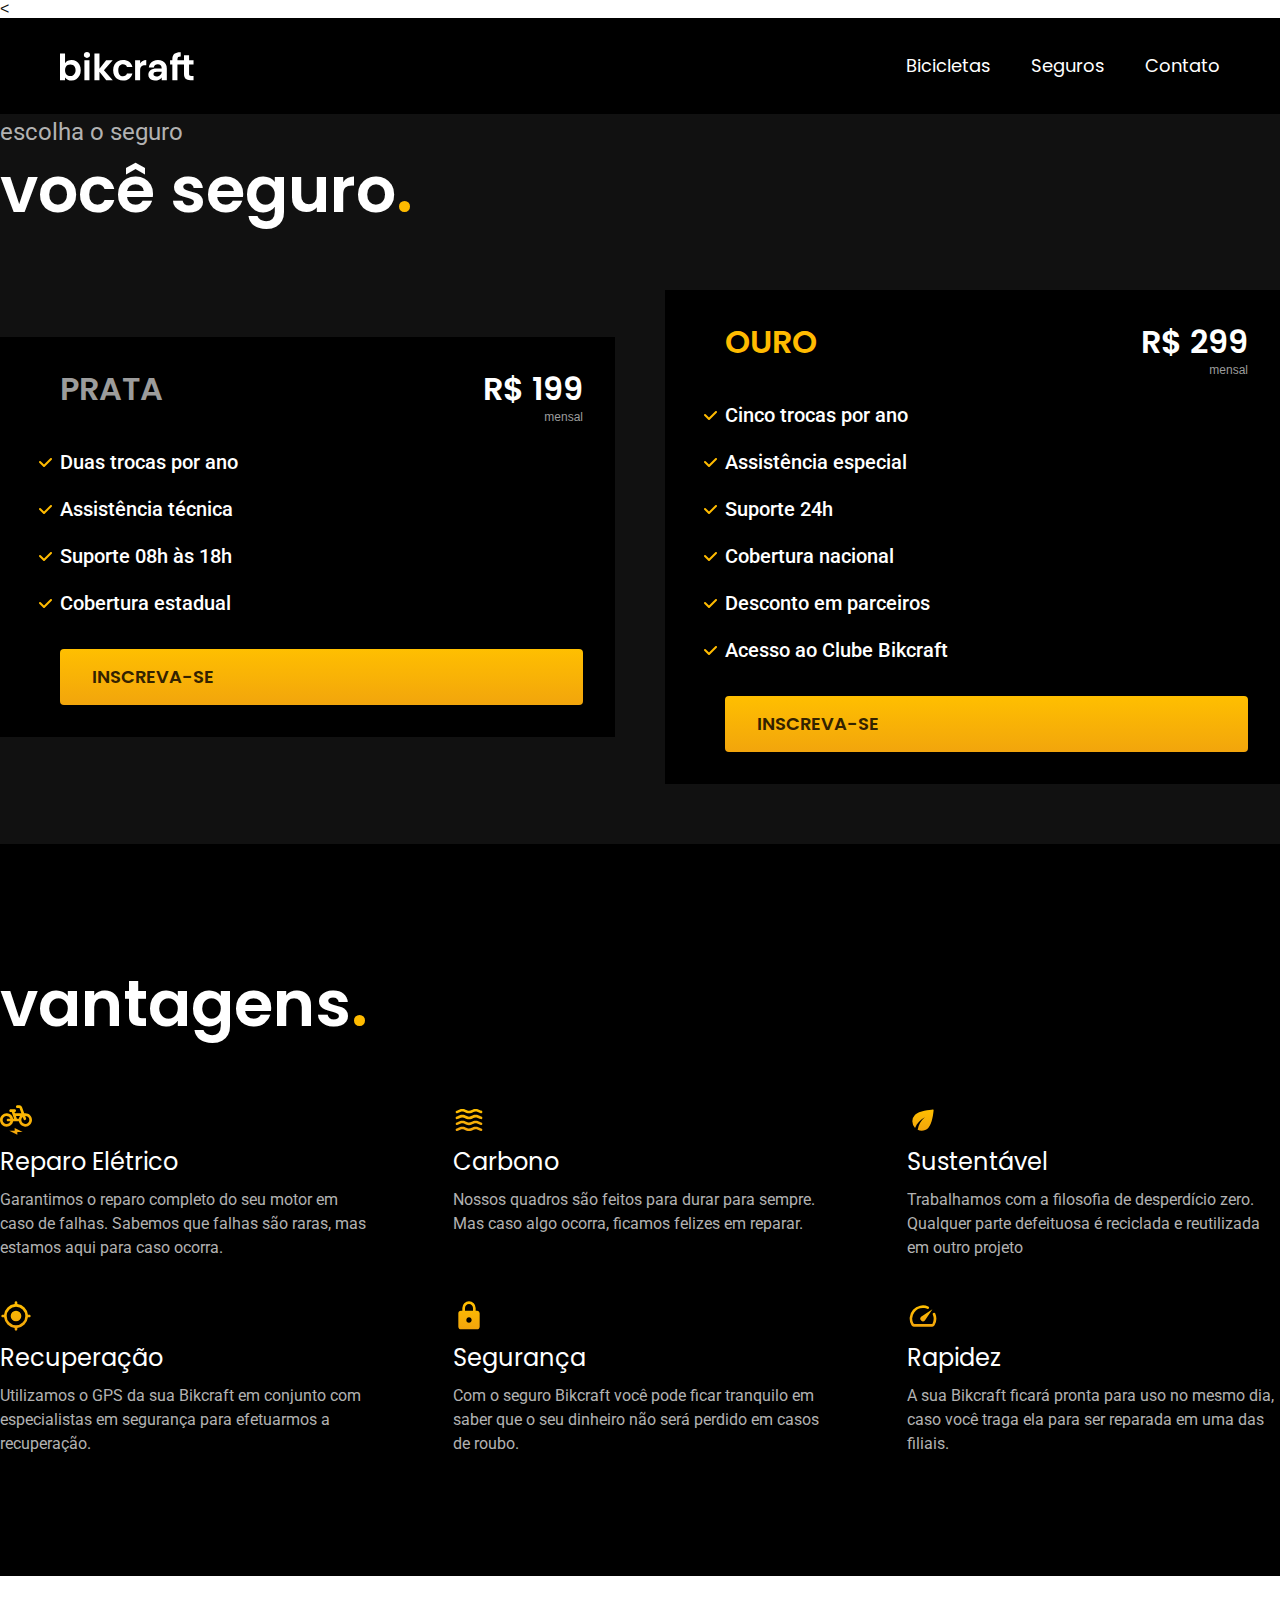
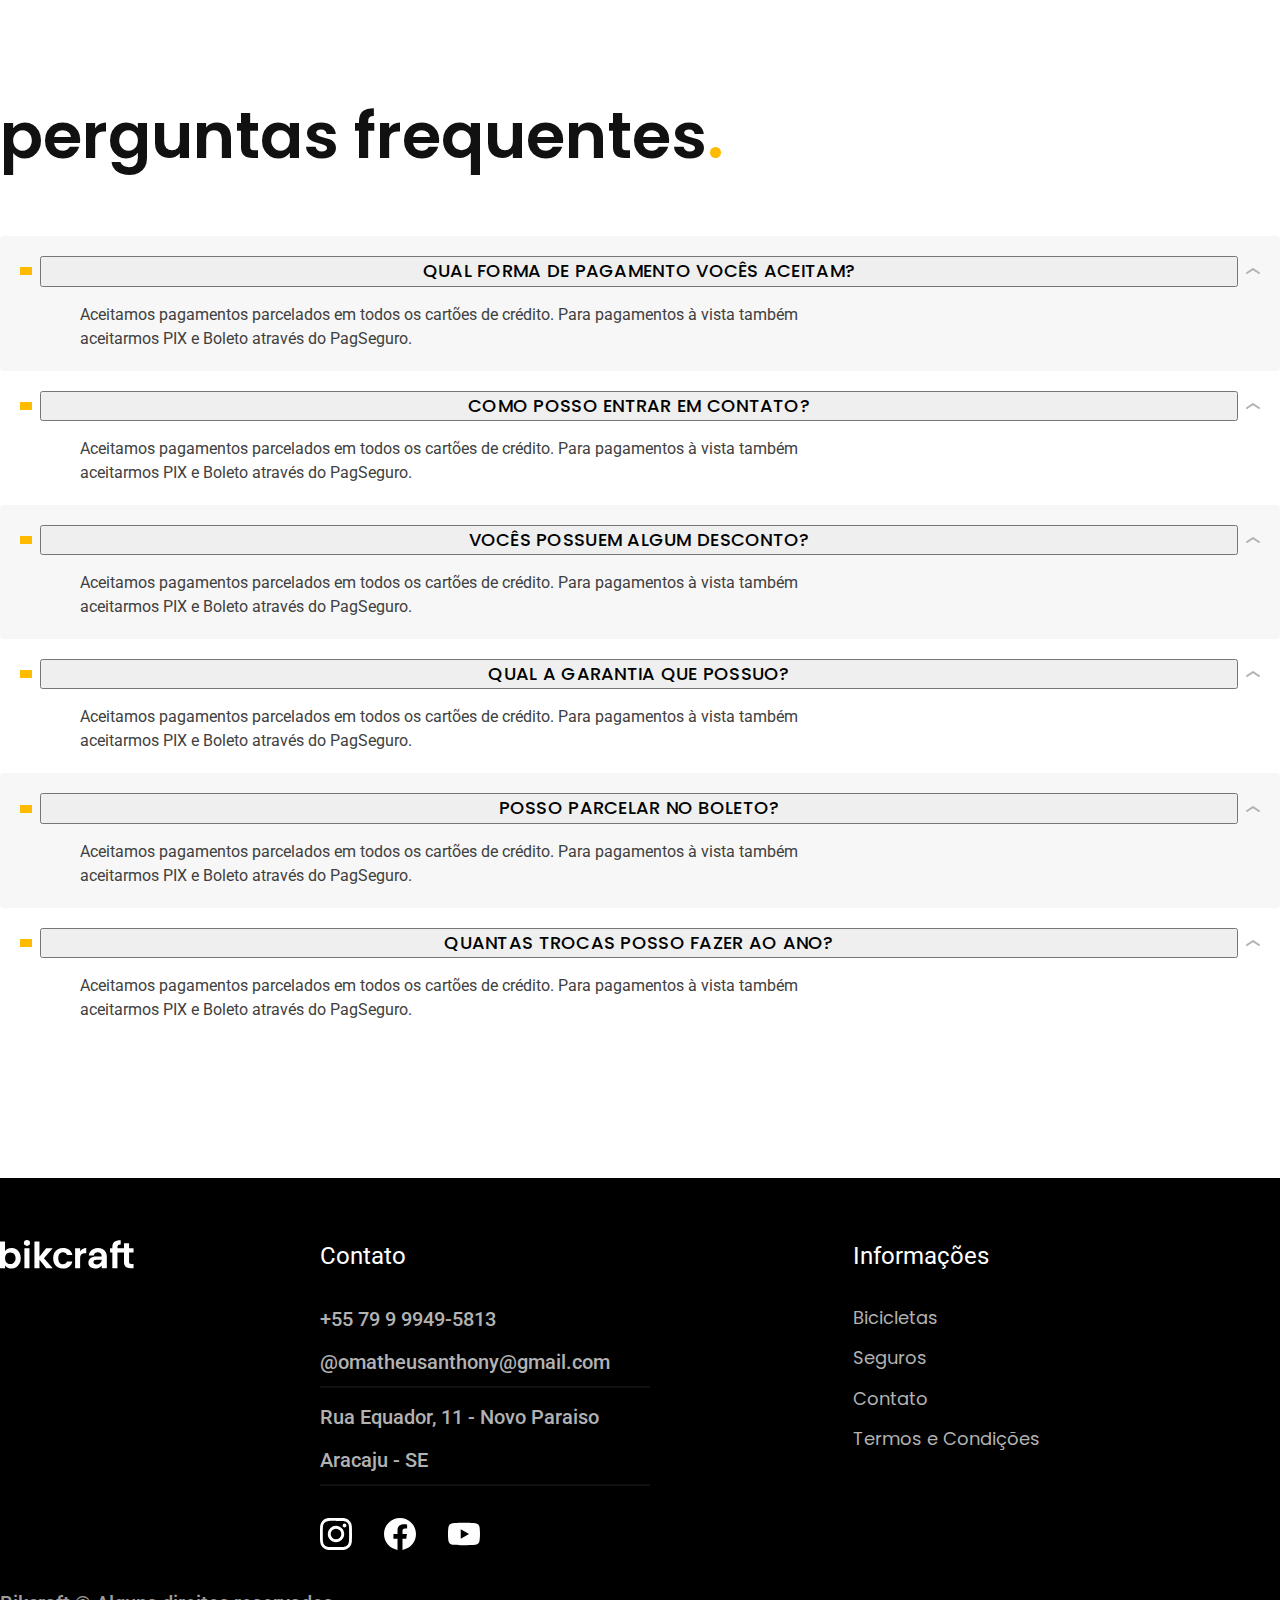
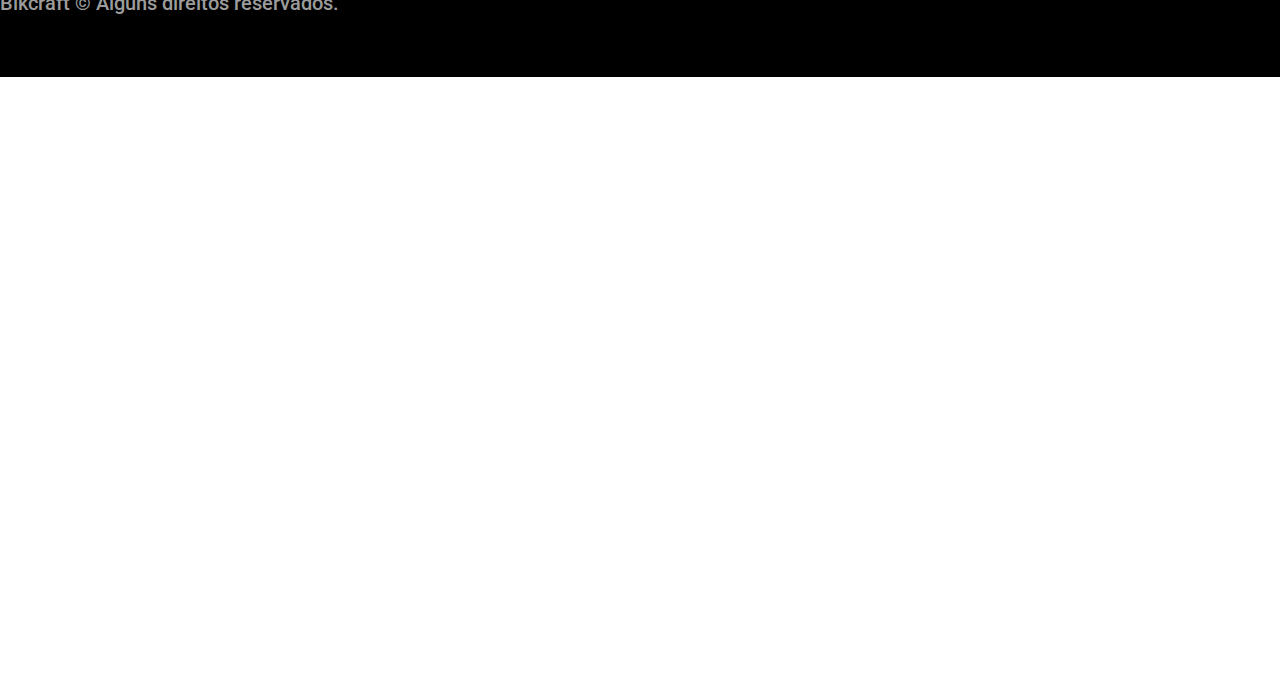
<file: seguros.html>
<!DOCTYPE html>
<html lang="pt-br">

<head>
  <meta charset="UTF-8">
  <meta name="viewport" content="width=device-width, initial-scale=1.0">

  <title>Seguros | Bikcraft</title>
  <meta name="description" content="Seguros.">

  <link rel="preload" href="./css/style.css" as="style">
  <link rel="stylesheet" href="./css/style.css">

  <link rel="preconnect" href="https://fonts.googleapis.com">
  <<link rel="preconnect" href="https://fonts.gstatic.com" crossorigin="">
    <link href="https://fonts.googleapis.com/css2?family=Merriweather:ital,wght@1,900&amp;family=Poppins:wght@500;600&amp;family=Roboto:wght@400;500&amp;display=swap" rel="stylesheet">

</head>

<body id="seguros">
  <header class="header-bg">
    <div class="header container">
      <a href="./">
        <img src="./img/bikcraft.svg" alt="Bikcraft">
      </a>

      <nav aria-label="primaria">
        <ul class="header-menu font-1-m cor-0">
          <li><a href="./bicicletas.html">Bicicletas</a></li>
          <li><a href="./seguros.html">Seguros</a></li>
          <li><a href="./contato.html">Contato</a></li>
        </ul>
      </nav>
    </div>
  </header>

  <main class="seguros-bg">
    <div class="titulo-bg">
      <div class="titulo container">
        <p class="font-2-l-b cor-5">escolha o seguro</p>
        <h1 class="font-1-xxl cor-0">você seguro<span class="cor-p1">.</span></h1>
      </div>
    </div>

    <div class="seguros container">
      <div class="seguros-item">
        <h3 class="font-1-xl cor-6">PRATA</h3>
        <span class="font-1-xl cor-0">R$ 199 <span class="font-1-xs cor-6">mensal</span></span>
        <ul class="font-2-m cor-0">
          <li>Duas trocas por ano</li>
          <li>Assistência técnica</li>
          <li>Suporte 08h às 18h</li>
          <li>Cobertura estadual</li>
        </ul>
        <a class="botao secundario" href="./orcamento.html?tipo=seguro&produto=prata">Inscreva-se</a>
      </div>

      <div class="seguros-item">
        <h3 class="font-1-xl cor-p1">OURO</h3>
        <span class="font-1-xl cor-0">R$ 299 <span class="font-1-xs cor-6">mensal</span></span>
        <ul class="font-2-m cor-0">
          <li>Cinco trocas por ano</li>
          <li>Assistência especial</li>
          <li>Suporte 24h</li>
          <li>Cobertura nacional</li>
          <li>Desconto em parceiros</li>
          <li>Acesso ao Clube Bikcraft</li>
        </ul>
        <a class="botao" href="./orcamento.html?tipo=seguro&produto=ouro">Inscreva-se</a>
      </div>
    </div>
  </main>

  <article class="vantagens-bg">
    <div class="vantagens container">
      <h2 class="font-1-xxl cor-0">vantagens<span class="cor-p1">.</span></h2>
      <ul>
        <li>
          <img src="./img/icones/eletrica.svg" alt="">
          <h3 class="font-1-l cor-0">Reparo Elétrico</h3>
          <p class="font-2-s cor-5">Garantimos o reparo completo do seu motor em caso de falhas. Sabemos que falhas são raras, mas estamos aqui para caso ocorra.</p>
        </li>
        <li>
          <img src="./img/icones/carbono.svg" alt="">
          <h3 class="font-1-l cor-0">Carbono</h3>
          <p class="font-2-s cor-5">Nossos quadros são feitos para durar para sempre. Mas caso algo ocorra, ficamos felizes em reparar.</p>
        </li>
        <li>
          <img src="./img/icones/sustentavel.svg" alt="">
          <h3 class="font-1-l cor-0">Sustentável</h3>
          <p class="font-2-s cor-5">Trabalhamos com a filosofia de desperdício zero. Qualquer parte defeituosa é reciclada e reutilizada em outro projeto</p>
        </li>
        <li>
          <img src="./img/icones/rastreador.svg" alt="">
          <h3 class="font-1-l cor-0">Recuperação</h3>
          <p class="font-2-s cor-5">Utilizamos o GPS da sua Bikcraft em conjunto com especialistas em segurança para efetuarmos a recuperação.</p>
        </li>
        <li>
          <img src="./img/icones/seguro.svg" alt="">
          <h3 class="font-1-l cor-0">Segurança</h3>
          <p class="font-2-s cor-5">Com o seguro Bikcraft você pode ficar tranquilo em saber que o seu dinheiro não será perdido em casos de roubo.</p>
        </li>
        <li>
          <img src="./img/icones/velocidade.svg" alt="">
          <h3 class="font-1-l cor-0">Rapidez</h3>
          <p class="font-2-s cor-5">A sua Bikcraft ficará pronta para uso no mesmo dia, caso você traga ela para ser reparada em uma das filiais.</p>
        </li>
      </ul>
    </div>
  </article>

  <article class="perguntas container">
    <h2 class="font-1-xxl">perguntas frequentes<span class="cor-p1">.</span></h2>

    <dl>
      <div>
        <dt><button class="font-1-m-b" aria-controls="pergunta1" aria-expanded="true">Qual forma de pagamento vocês aceitam?</button></dt>
        <dd id="pergunta1" class="font-2-s cor-9 ativa">Aceitamos pagamentos parcelados em todos os cartões de crédito. Para pagamentos à vista também aceitarmos PIX e Boleto através do PagSeguro.</dd>
      </div>
      <div>
        <dt><button class="font-1-m-b" aria-controls="pergunta2" aria-expanded="false">Como posso entrar em contato?</button></dt>
        <dd id="pergunta2" class="font-2-s cor-9">Aceitamos pagamentos parcelados em todos os cartões de crédito. Para pagamentos à vista também aceitarmos PIX e Boleto através do PagSeguro.</dd>
      </div>
      <div>
        <dt><button class="font-1-m-b" aria-controls="pergunta3" aria-expanded="false">Vocês possuem algum desconto?</button></dt>
        <dd id="pergunta3" class="font-2-s cor-9">Aceitamos pagamentos parcelados em todos os cartões de crédito. Para pagamentos à vista também aceitarmos PIX e Boleto através do PagSeguro.</dd>
      </div>
      <div>
        <dt><button class="font-1-m-b" aria-controls="pergunta4" aria-expanded="false">Qual a garantia que possuo?</button></dt>
        <dd id="pergunta4" class="font-2-s cor-9">Aceitamos pagamentos parcelados em todos os cartões de crédito. Para pagamentos à vista também aceitarmos PIX e Boleto através do PagSeguro.</dd>
      </div>
      <div>
        <dt><button class="font-1-m-b" aria-controls="pergunta5" aria-expanded="false">Posso parcelar no boleto?</button></dt>
        <dd id="pergunta5" class="font-2-s cor-9">Aceitamos pagamentos parcelados em todos os cartões de crédito. Para pagamentos à vista também aceitarmos PIX e Boleto através do PagSeguro.</dd>
      </div>
      <div>
        <dt><button class="font-1-m-b" aria-controls="pergunta6" aria-expanded="false">Quantas trocas posso fazer ao ano?</button></dt>
        <dd id="pergunta6" class="font-2-s cor-9">Aceitamos pagamentos parcelados em todos os cartões de crédito. Para pagamentos à vista também aceitarmos PIX e Boleto através do PagSeguro.</dd>
      </div>
    </dl>
  </article>

  <footer class="footer-bg">
    <div class="footer container">
      <img src="./img/bikcraft.svg" alt="Bikcraft">
      <div class="footer-contato">
        <h3 class="font-2-l-b cor-0">Contato</h3>
        <ul class="font-2-m cor-5">
          <li><a href="tel:+5579999495813">+55 79 9 9949-5813</a></li>
          <li><a href="mailto:omatheusanthony@gmail.com">@omatheusanthony@gmail.com</a></li>
          <li>Rua Equador, 11 - Novo Paraiso</li>
          <li>Aracaju - SE</li>
        </ul>
        <div class="footer-redes">
          <a href="">
            <img src="./img/redes/instagram.svg" alt="Instagram">
            <img src="./img/redes/facebook.svg" alt="Facebook">
            <img src="./img/redes/youtube.svg" alt="Youtube">
          </a>
        </div>
      </div>
      <div class="footer-informacoes">
        <h3 class="font-2-l-b cor-0">Informações</h3>
        <nav>
          <ul class="font-1-m cor-5">
            <li><a href="./bicicletas.html">Bicicletas</a></li>
            <li><a href="./seguros.html">Seguros</a></li>
            <li><a href="./contato.html">Contato</a></li>
            <li><a href="./termos.html">Termos e Condições</a></li>
          </ul>
        </nav>
      </div>
      <p class="footer-copy font-2-m cor-6">Bikcraft © Alguns direitos reservados.</p>
    </div>
  </footer>

  <script src="./js/script.js"></script>
</body>

</html>
</file>
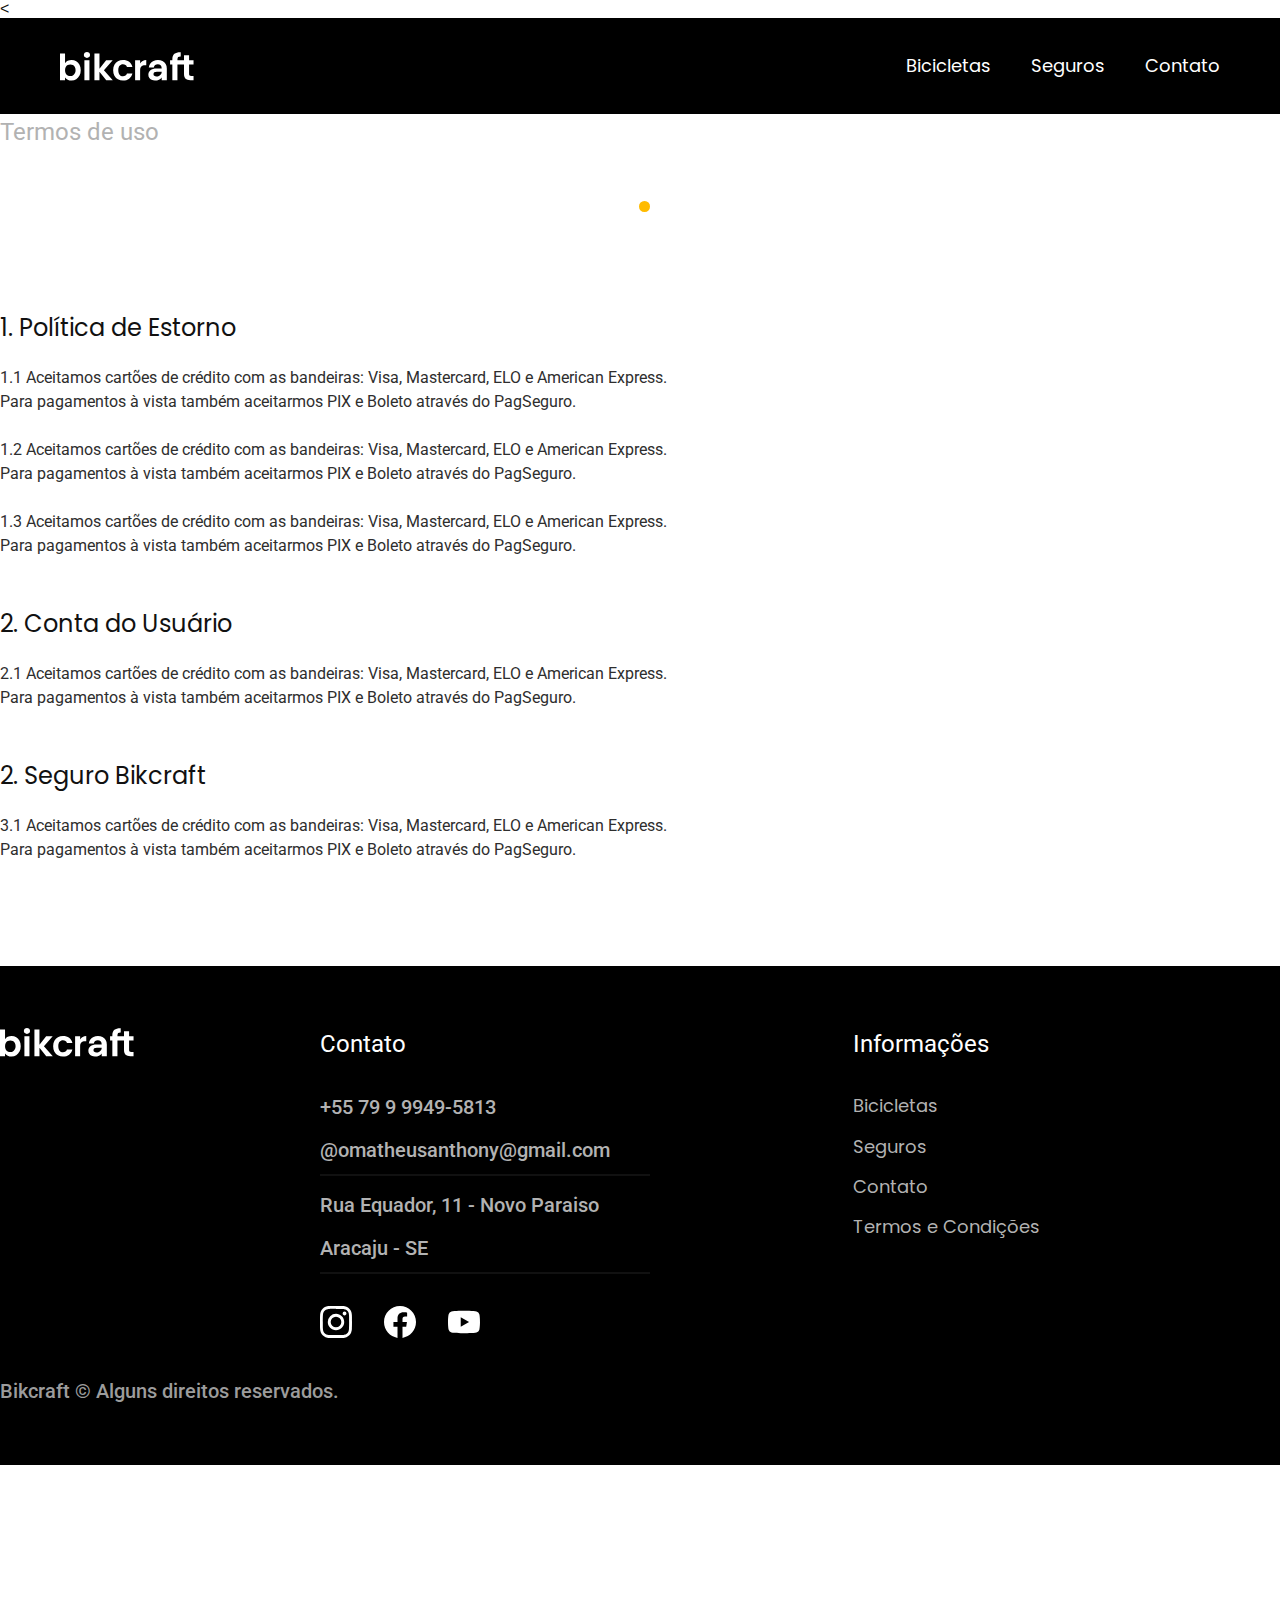
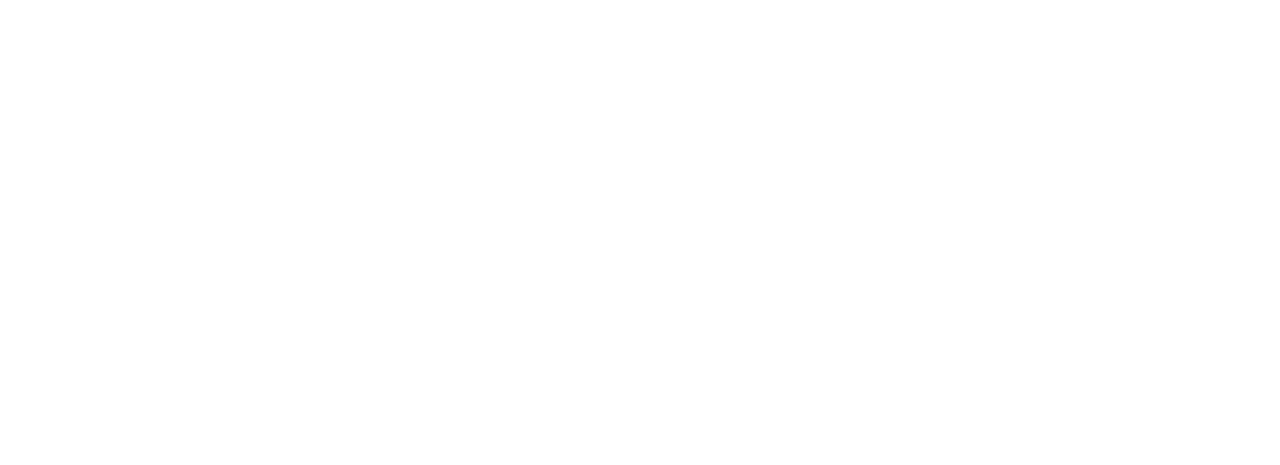
<file: termos.html>
<!DOCTYPE html>
<html lang="pt-br">

<head>
  <meta charset="UTF-8">
  <meta name="viewport" content="width=device-width, initial-scale=1.0">

  <title>Termos e Condições | Bikcraft</title>
  <meta name="description" content="Termos e condições.">

  <link rel="stylesheet" href="./css/style.css">

  <link rel="preconnect" href="https://fonts.googleapis.com">
  <<link rel="preconnect" href="https://fonts.gstatic.com" crossorigin="">
    <link href="https://fonts.googleapis.com/css2?family=Merriweather:ital,wght@1,900&amp;family=Poppins:wght@500;600&amp;family=Roboto:wght@400;500&amp;display=swap" rel="stylesheet">

</head>

<body id="termos">
  <header class="header-bg">
    <div class="header container">
      <a href="./">
        <img src="./img/bikcraft.svg" alt="Bikcraft">
      </a>

      <nav aria-label="primaria">
        <ul class="header-menu font-1-m cor-0">
          <li><a href="./bicicletas.html">Bicicletas</a></li>
          <li><a href="./seguros.html">Seguros</a></li>
          <li><a href="./contato.html">Contato</a></li>
        </ul>
      </nav>
    </div>
  </header>

  <main>
    <div class="titulo-bg">
      <div class="titulo container">
        <p class="font-2-l-b cor-5">Termos de uso</p>
        <h1 class="font-1-xxl cor-0">termos e condições<span class="cor-p1">.</span></h1>
      </div>
    </div>

    <div class="termos font-2-s cor-10 container">
      <h2 class="font-1-l cor-11">1. Política de Estorno</h2>
      <p>1.1 Aceitamos cartões de crédito com as bandeiras: Visa, Mastercard, ELO e American Express. Para pagamentos à vista também aceitarmos PIX e Boleto através do PagSeguro.
      </p>
      <p>
        1.2 Aceitamos cartões de crédito com as bandeiras: Visa, Mastercard, ELO e American Express. Para pagamentos à vista também aceitarmos PIX e Boleto através do PagSeguro.
      </p>
      <p>
        1.3 Aceitamos cartões de crédito com as bandeiras: Visa, Mastercard, ELO e American Express. Para pagamentos à vista também aceitarmos PIX e Boleto através do PagSeguro.
      </p>
      <h2 class="font-1-l cor-11">2. Conta do Usuário</h2>
      <p>2.1 Aceitamos cartões de crédito com as bandeiras: Visa, Mastercard, ELO e American Express. Para pagamentos à vista também aceitarmos PIX e Boleto através do PagSeguro.
      </p>
      <h2 class="font-1-l cor-11">2. Seguro Bikcraft</h2>
      <p>3.1 Aceitamos cartões de crédito com as bandeiras: Visa, Mastercard, ELO e American Express. Para pagamentos à vista também aceitarmos PIX e Boleto através do PagSeguro.
      </p>
    </div>
  </main>

  <footer class="footer-bg">
    <div class="footer container">
      <img src="./img/bikcraft.svg" alt="Bikcraft">
      <div class="footer-contato">
        <h3 class="font-2-l-b cor-0">Contato</h3>
        <ul class="font-2-m cor-5">
          <li><a href="tel:+5579999495813">+55 79 9 9949-5813</a></li>
          <li><a href="mailto:omatheusanthony@gmail.com">@omatheusanthony@gmail.com</a></li>
          <li>Rua Equador, 11 - Novo Paraiso</li>
          <li>Aracaju - SE</li>
        </ul>
        <div class="footer-redes">
          <a href="">
            <img src="./img/redes/instagram.svg" alt="Instagram">
            <img src="./img/redes/facebook.svg" alt="Facebook">
            <img src="./img/redes/youtube.svg" alt="Youtube">
          </a>
        </div>
      </div>
      <div class="footer-informacoes">
        <h3 class="font-2-l-b cor-0">Informações</h3>
        <nav>
          <ul class="font-1-m cor-5">
            <li><a href="./bicicletas.html">Bicicletas</a></li>
            <li><a href="./seguros.html">Seguros</a></li>
            <li><a href="./contato.html">Contato</a></li>
            <li><a href="./termos.html">Termos e Condições</a></li>
          </ul>
        </nav>
      </div>
      <p class="footer-copy font-2-m cor-6">Bikcraft © Alguns direitos reservados.</p>
    </div>
  </footer>

</body>

</html>
</file>
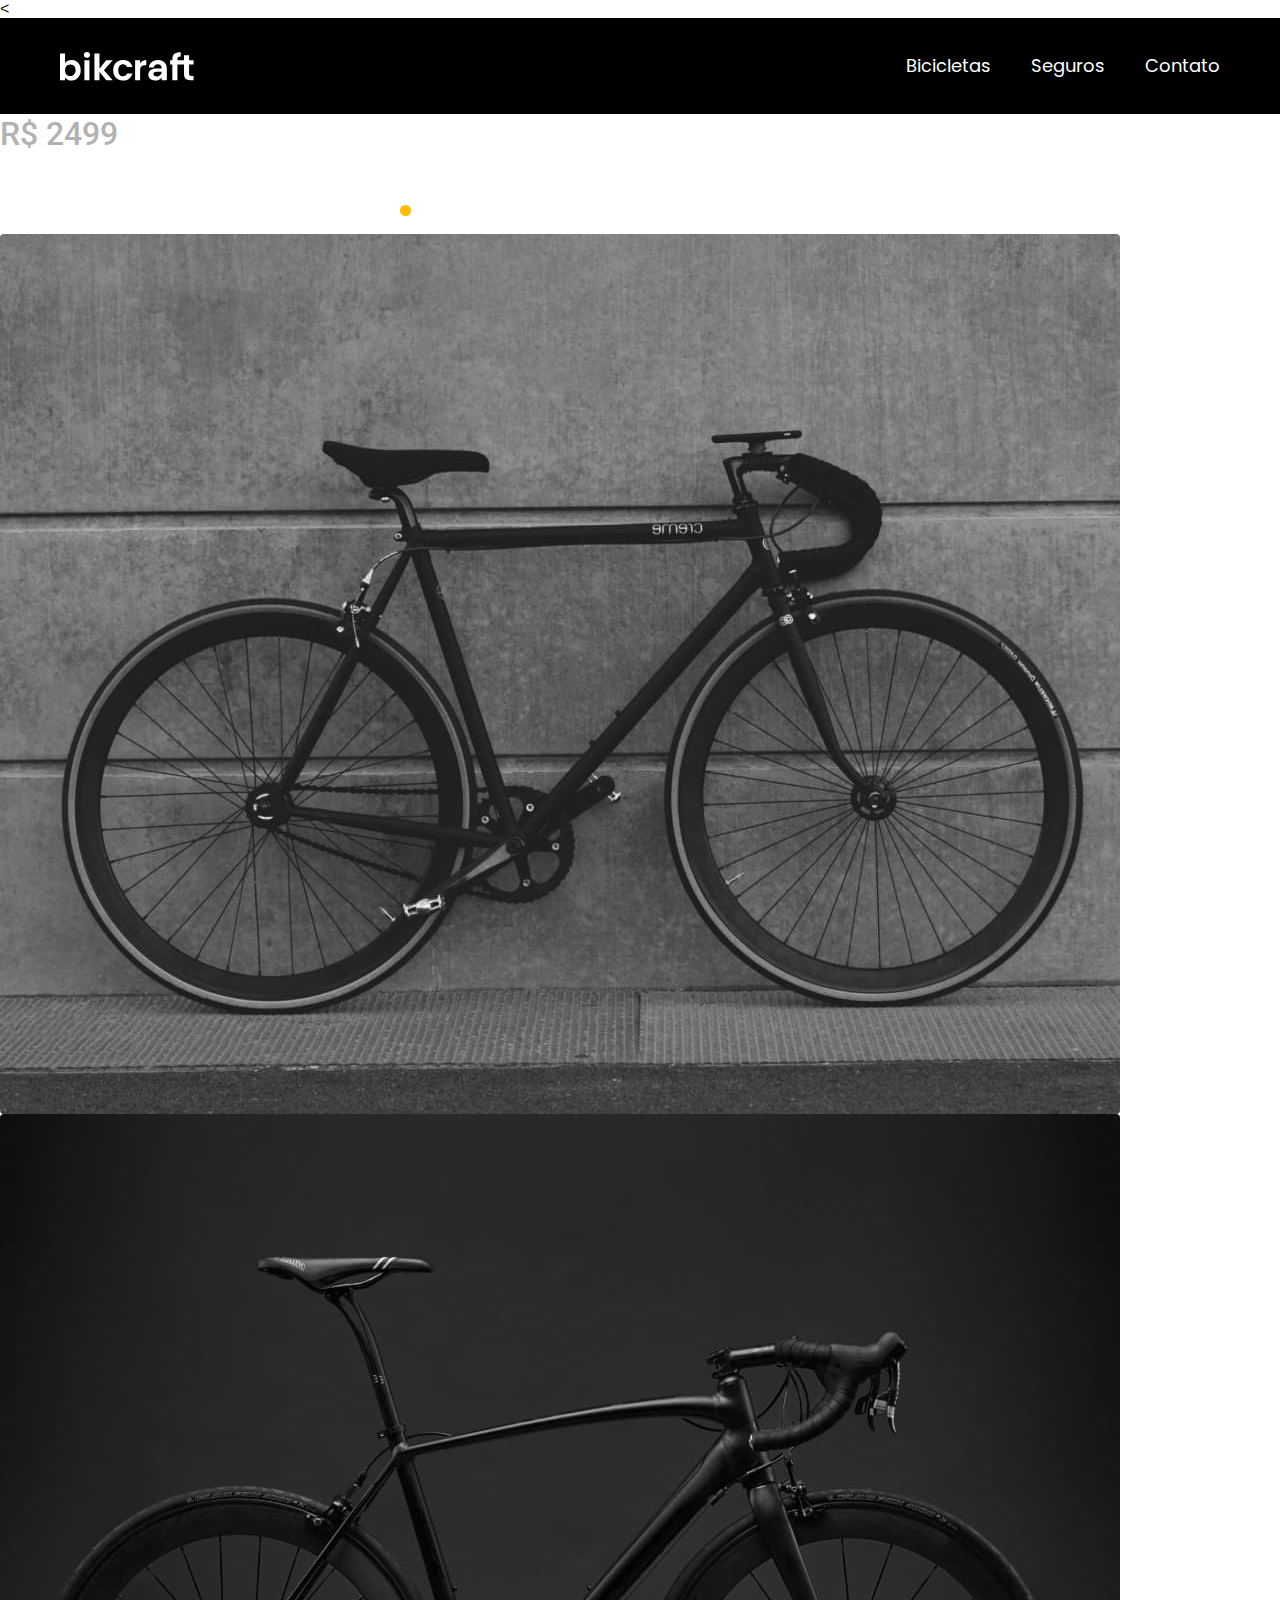
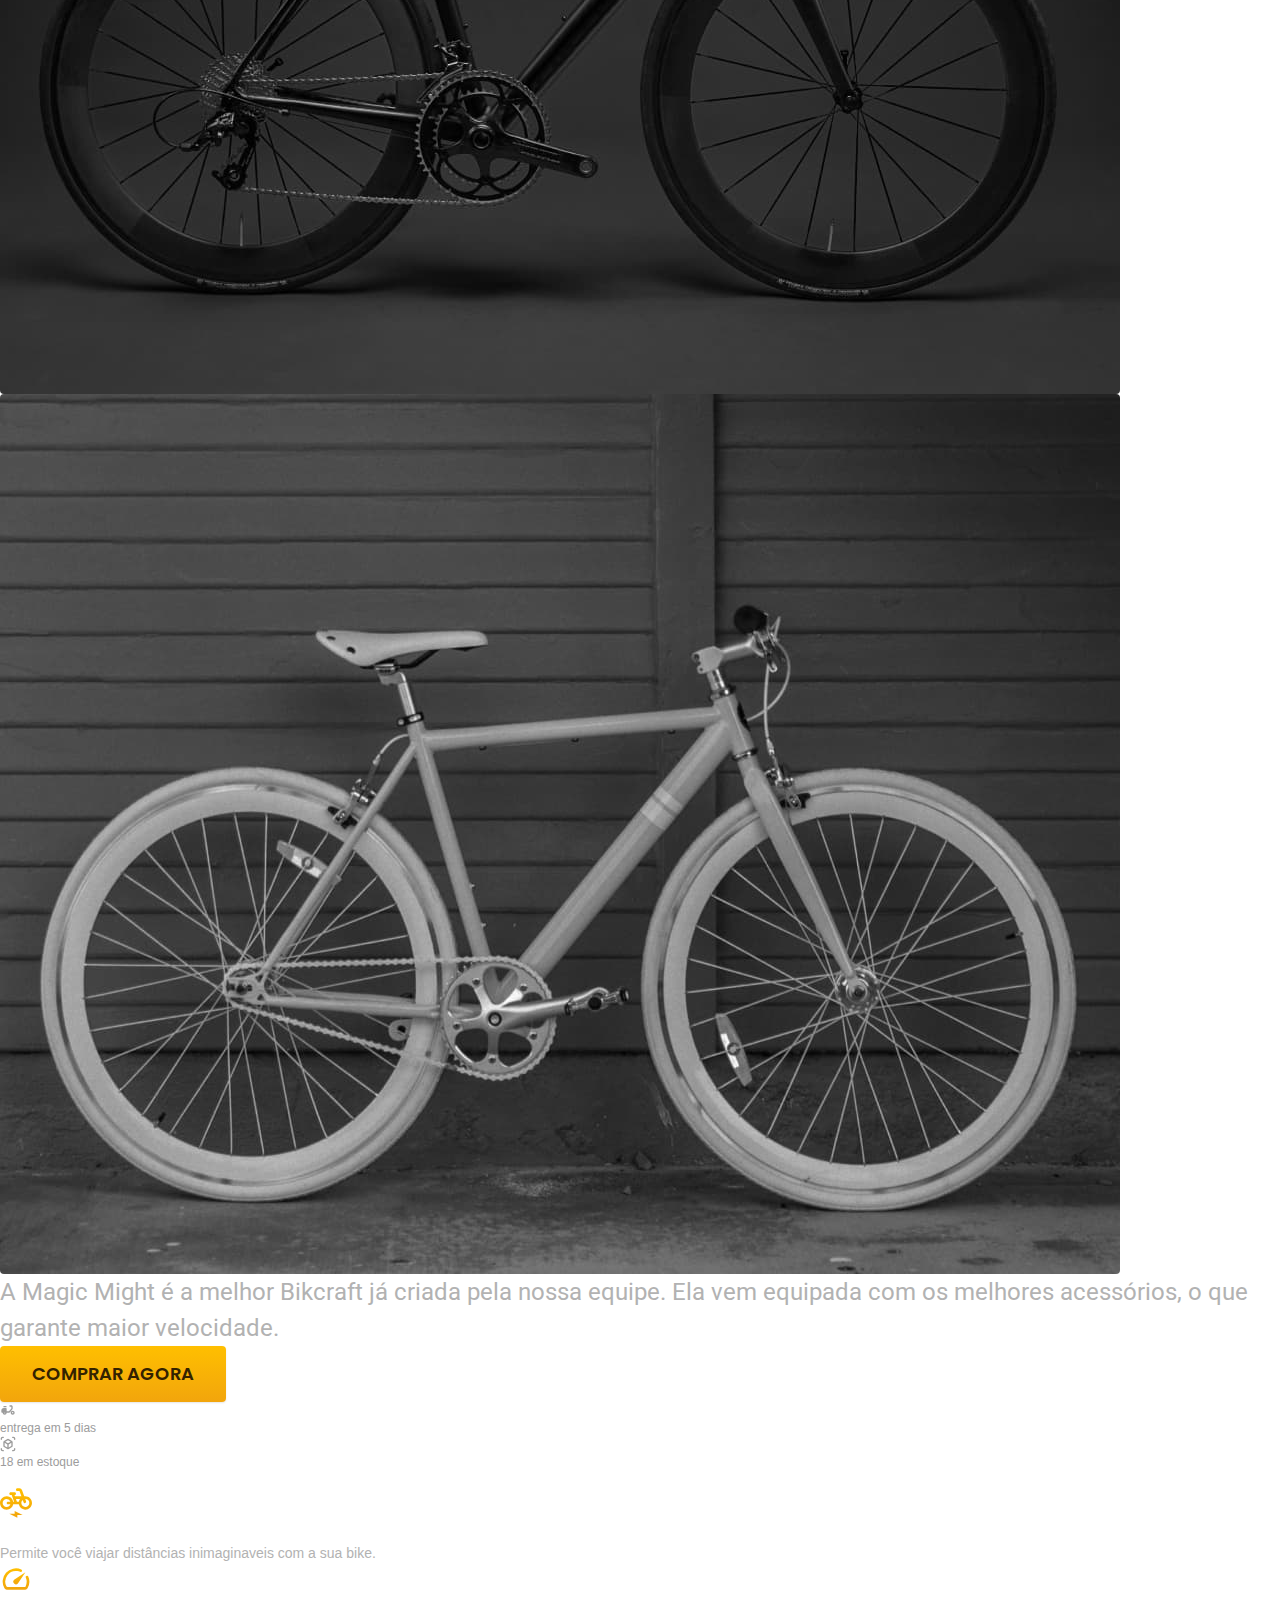
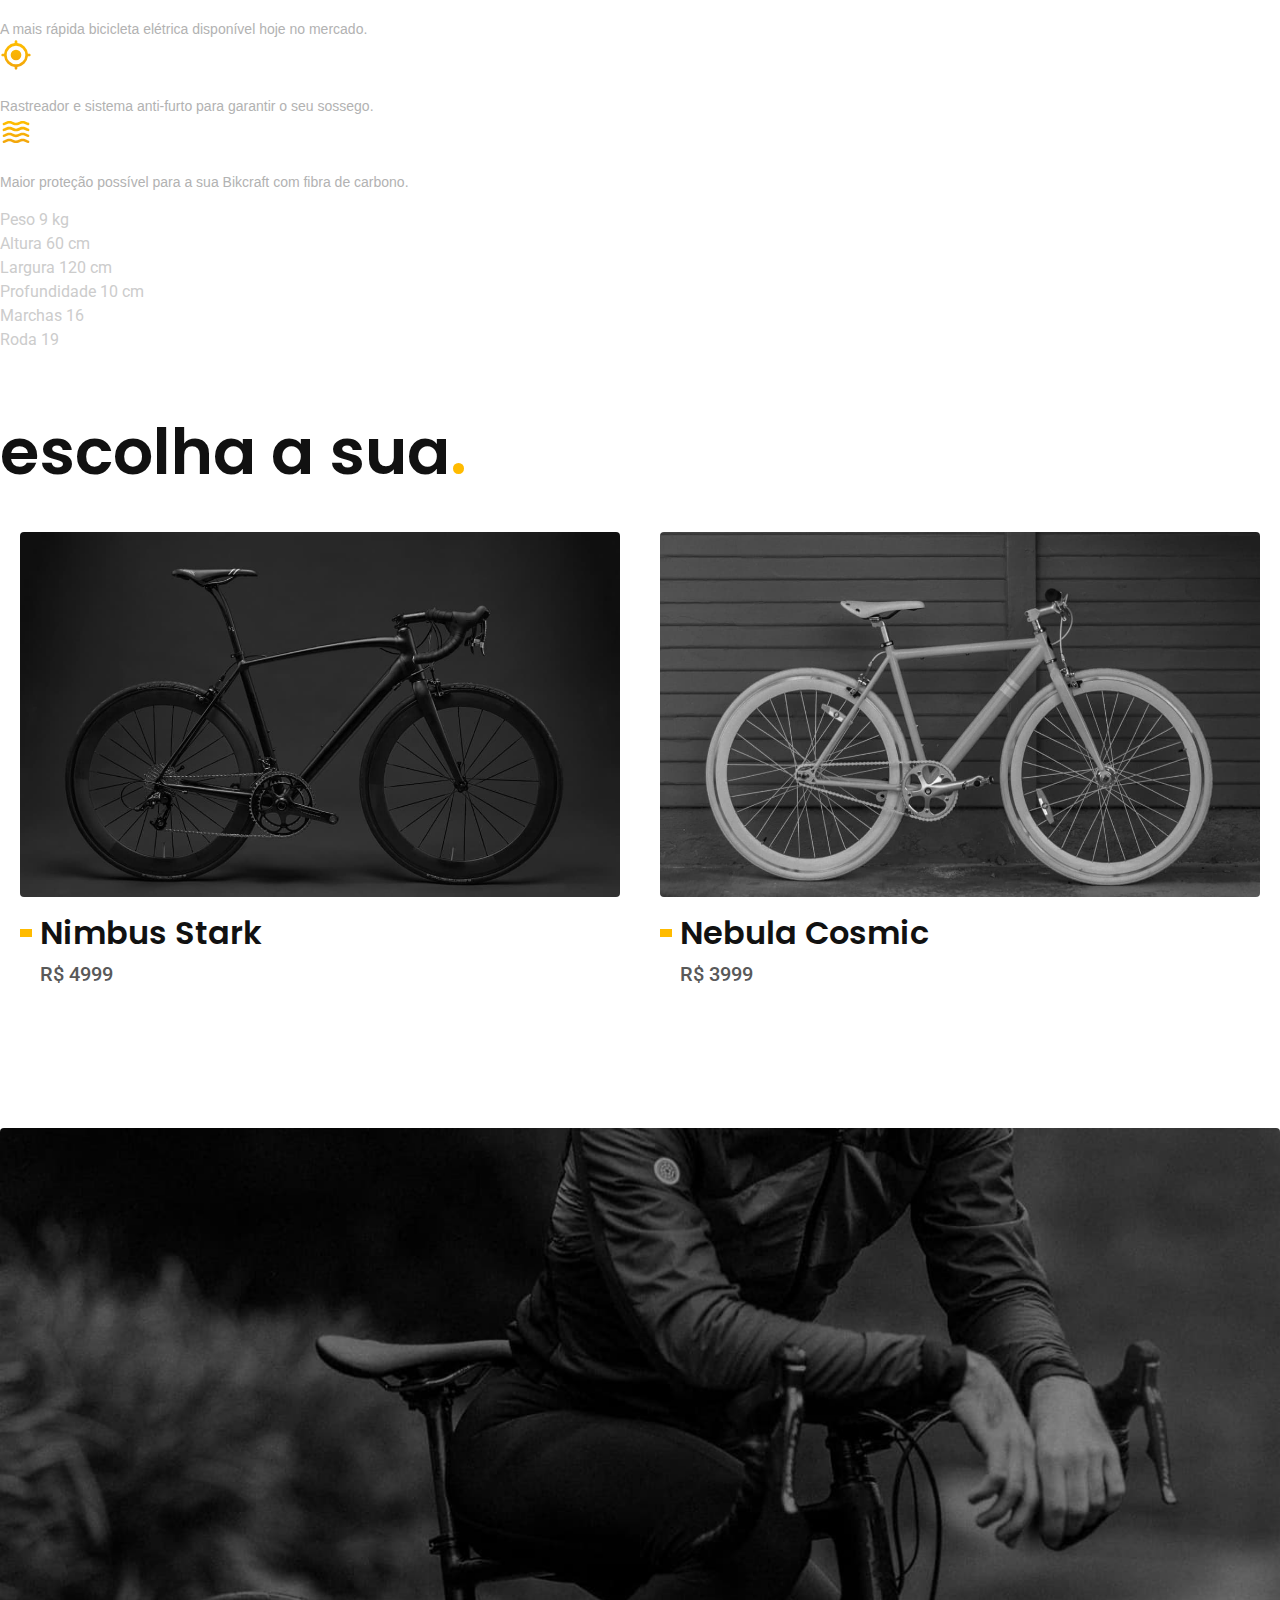
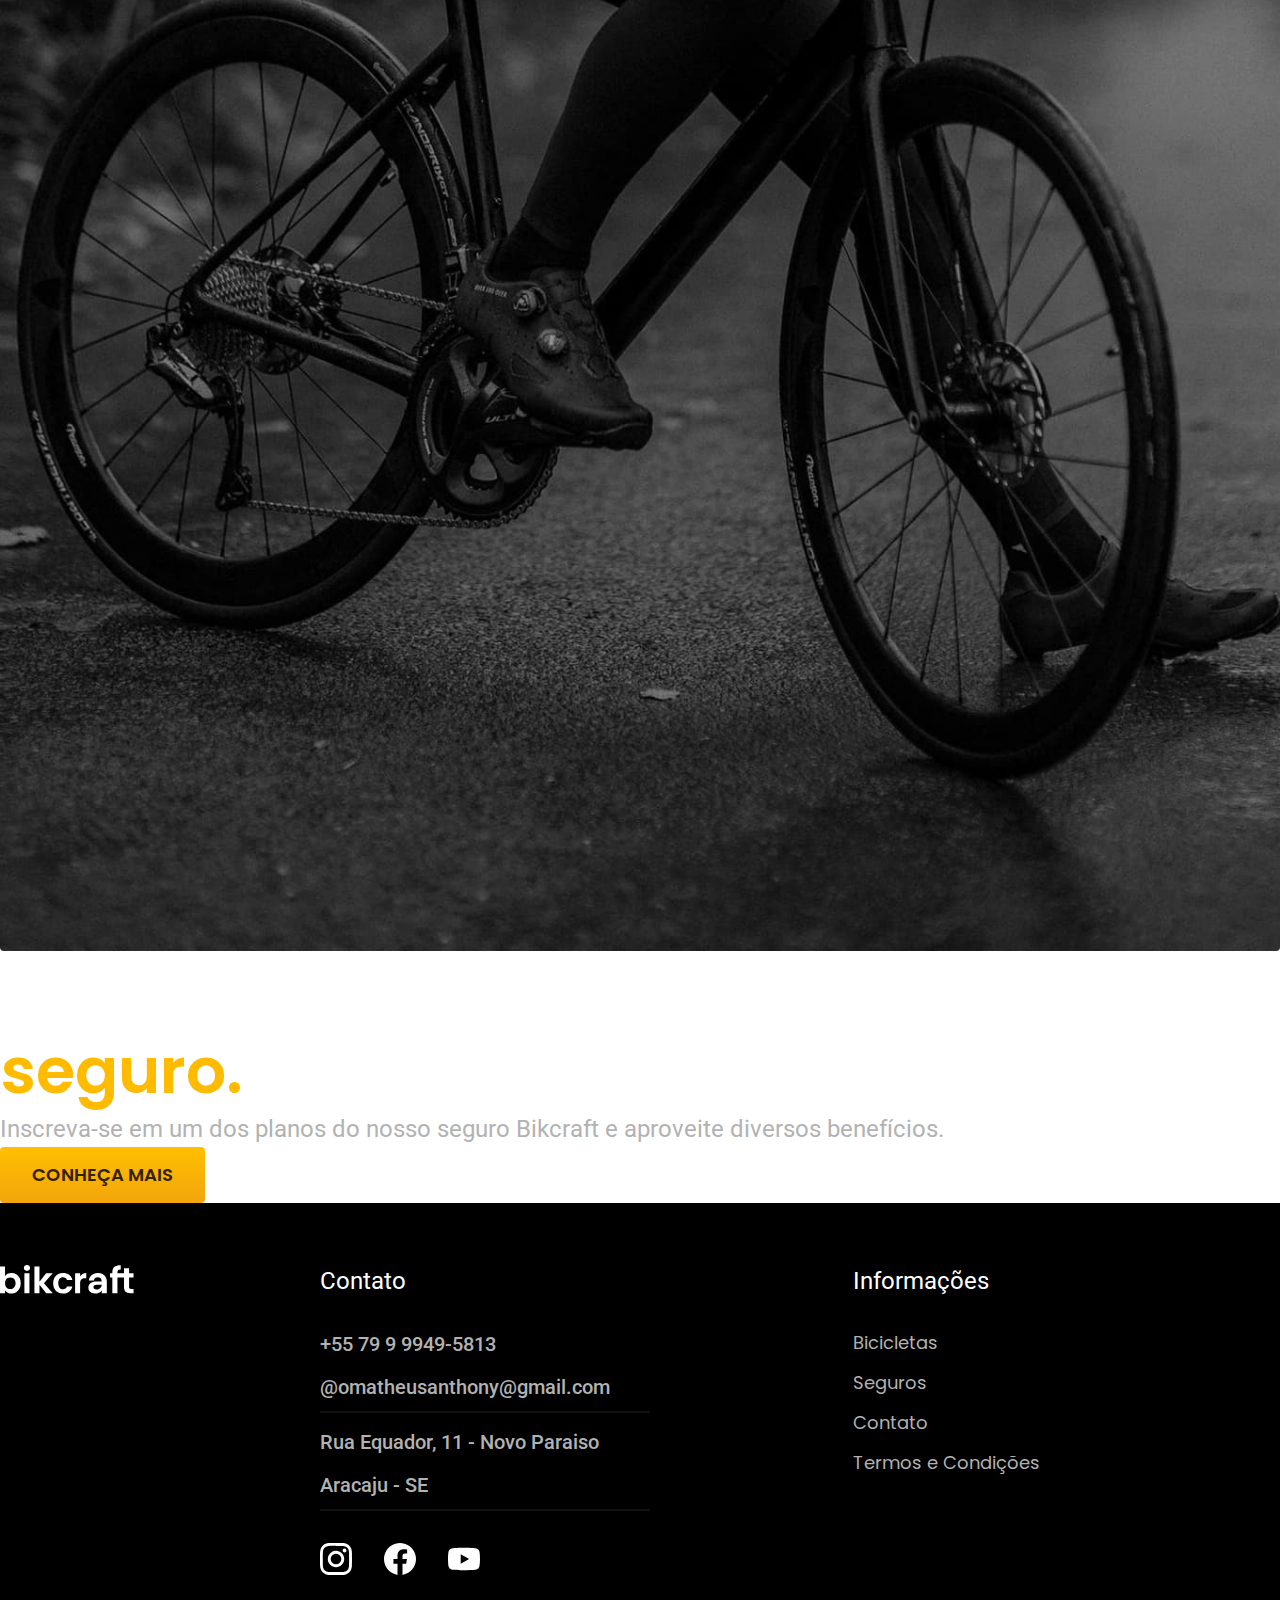
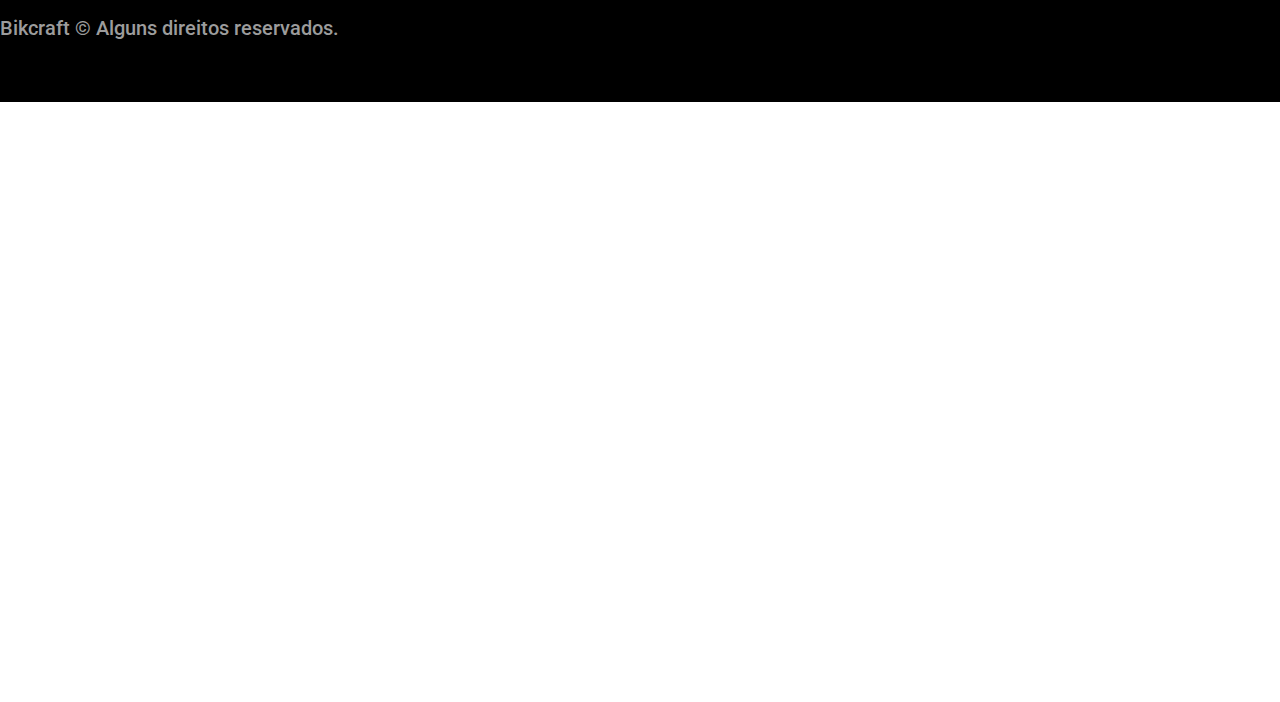
<file: bicicletas/magic.html>
<!DOCTYPE html>
<html lang="pt-br">

<head>
  <meta charset="UTF-8">
  <meta name="viewport" content="width=device-width, initial-scale=1.0">

  <title>Magic | Bikcraft</title>
  <meta name="description" content="Magic.">

  <link rel="stylesheet" href="../css/style.css">

  <link rel="preconnect" href="https://fonts.googleapis.com">
  <<link rel="preconnect" href="https://fonts.gstatic.com" crossorigin="">
    <link href="https://fonts.googleapis.com/css2?family=Merriweather:ital,wght@1,900&amp;family=Poppins:wght@500;600&amp;family=Roboto:wght@400;500&amp;display=swap" rel="stylesheet">

</head>

<body id="bicicleta">
  <header class="header-bg">
    <div class="header container">
      <a href="../">
        <img src="../img/bikcraft.svg" alt="Bikcraft">
      </a>

      <nav aria-label="primaria">
        <ul class="header-menu font-1-m cor-0">
          <li><a href="../bicicletas.html">Bicicletas</a></li>
          <li><a href="../seguros.html">Seguros</a></li>
          <li><a href="../contato.html">Contato</a></li>
        </ul>
      </nav>
    </div>
  </header>

  <main class="titulo-bg">
    <div>
      <div class="titulo container">
        <p class="font-2-xl cor-5">R$ 2499</p>
        <h1 class="font-1-xxl cor-0">Magic Might<span class="cor-p1">.</span></h1>
      </div>
    </div>
    <div class="bicicleta container">
      <div class="bicicleta-imagens">
        <img src="../img/bicicleta/nimbus2.jpg" alt="">
        <img src="../img/bicicleta/nimbus1.jpg" alt="">
        <img src="../img/bicicleta/nimbus3.jpg" alt="">
      </div>
      <div class="bicicleta-conteudo">
        <p class="font-2-l cor-5">A Magic Might é a melhor Bikcraft já criada pela nossa equipe. Ela vem equipada com os melhores acessórios, o que garante maior velocidade.</p>
        <div class="bicicleta-comprar">
          <a class="botao" href="../orcamento.html">Comprar Agora</a>
          <span class="font-1-xs cor-6"><img src="../img/icones/entrega.svg" alt="">entrega em 5 dias</span>
          <span class="font-1-xs cor-6"><img src="../img/icones/estoque.svg" alt="">18 em estoque</span>
        </div>

        <h2 class="font-1-xs cor-0">Informações</h2>
        <ul class="bicicleta-informacoes">
          <li>
            <img src="../img/icones/eletrica.svg" alt="">
            <h3 class="font-1-m cor-0">Motor Elétrico</h3>
            <p class="font-2-xs cor-5">Permite você viajar distâncias inimaginaveis com a sua bike.</p>
          </li>
          <li>
            <img src="../img/icones/velocidade.svg" alt="">
            <h3 class="font-1-m cor-0">45 km/h</h3>
            <p class="font-2-xs cor-5">A mais rápida bicicleta elétrica disponível hoje no mercado.</p>
          </li>
          <li>
            <img src="../img/icones/rastreador.svg" alt="">
            <h3 class="font-1-m cor-0">Rastreador</h3>
            <p class="font-2-xs cor-5">Rastreador e sistema anti-furto para garantir o seu sossego.</p>
          </li>
          <li>
            <img src="../img/icones/carbono.svg" alt="">
            <h3 class="font-1-m cor-0">Fibra de Carbono</h3>
            <p class="font-2-xs cor-5">Maior proteção possível para a sua Bikcraft com fibra de carbono.</p>
          </li>
        </ul>
        <h2 class="font-1-xs cor-0">Ficha Técnica</h2>
        <ul class="bicicleta-ficha font-2-s cor-4">
          <li>Peso <span>9 kg</span></li>
          <li>Altura <span>60 cm</span></li>
          <li>Largura <span>120 cm</span></li>
          <li>Profundidade <span>10 cm</span></li>
          <li>Marchas <span>16</span></li>
          <li>Roda <span>19</span></li>
        </ul>
      </div>
    </div>
  </main>


  <article class="bicicletas-listas container">
    <h2 class="font-1-xxl">escolha a sua<span class="cor-p1">.</span></h2>
    <ul>
      <li>
        <a href="./magic.html">
          <img src="../img/bicicletas/nimbus.jpg" alt="Bicicleta preta">
          <h3 class="font-1-xl">Nimbus Stark</h3>
          <span class="font-2-m cor-8">R$ 4999</span>
        </a>
      </li>
      <li>
        <a href="./nebula.html">
          <img src="../img/bicicletas/nebula.jpg" alt="Bicicleta preta">
          <h3 class="font-1-xl">Nebula Cosmic</h3>
          <span class="font-2-m cor-8">R$ 3999</span>
        </a>
      </li>
    </ul>
  </article>

  <article class="seguro-bg">
    <div class="seguro container">
      <div class="seguro-imagem">
        <img src="../img/fotos/seguros.jpg" alt="Pessoa parada em cima de uma bicicleta.">
      </div>
      <div class="seguro-conteudo">
        <h2 class="font-1-xxl cor-0">Pedale mais tranquilo com o nosso <span class="cor-p1">seguro.</span></h2>
        <p class="font-2-l cor-5">Inscreva-se em um dos planos do nosso seguro Bikcraft e aproveite diversos benefícios.</p>
        <a class="botao" href="../seguros.html">Conheça Mais</a>
      </div>
    </div>
  </article>

  <footer class="footer-bg">
    <div class="footer container">
      <img src="../img/bikcraft.svg" alt="Bikcraft">
      <div class="footer-contato">
        <h3 class="font-2-l-b cor-0">Contato</h3>
        <ul class="font-2-m cor-5">
          <li><a href="tel:+5579999495813">+55 79 9 9949-5813</a></li>
          <li><a href="mailto:omatheusanthony@gmail.com">@omatheusanthony@gmail.com</a></li>
          <li>Rua Equador, 11 - Novo Paraiso</li>
          <li>Aracaju - SE</li>
        </ul>
        <div class="footer-redes">
          <a href="">
            <img src="../img/redes/instagram.svg" alt="Instagram">
            <img src="../img/redes/facebook.svg" alt="Facebook">
            <img src="../img/redes/youtube.svg" alt="Youtube">
          </a>
        </div>
      </div>
      <div class="footer-informacoes">
        <h3 class="font-2-l-b cor-0">Informações</h3>
        <nav>
          <ul class="font-1-m cor-5">
            <li><a href="../bicicletas.html">Bicicletas</a></li>
            <li><a href="../seguros.html">Seguros</a></li>
            <li><a href="../contato.html">Contato</a></li>
            <li><a href="../termos.html">Termos e Condições</a></li>
          </ul>
        </nav>
      </div>
      <p class="footer-copy font-2-m cor-6">Bikcraft © Alguns direitos reservados.</p>
    </div>
  </footer>

</body>

</html>
</file>
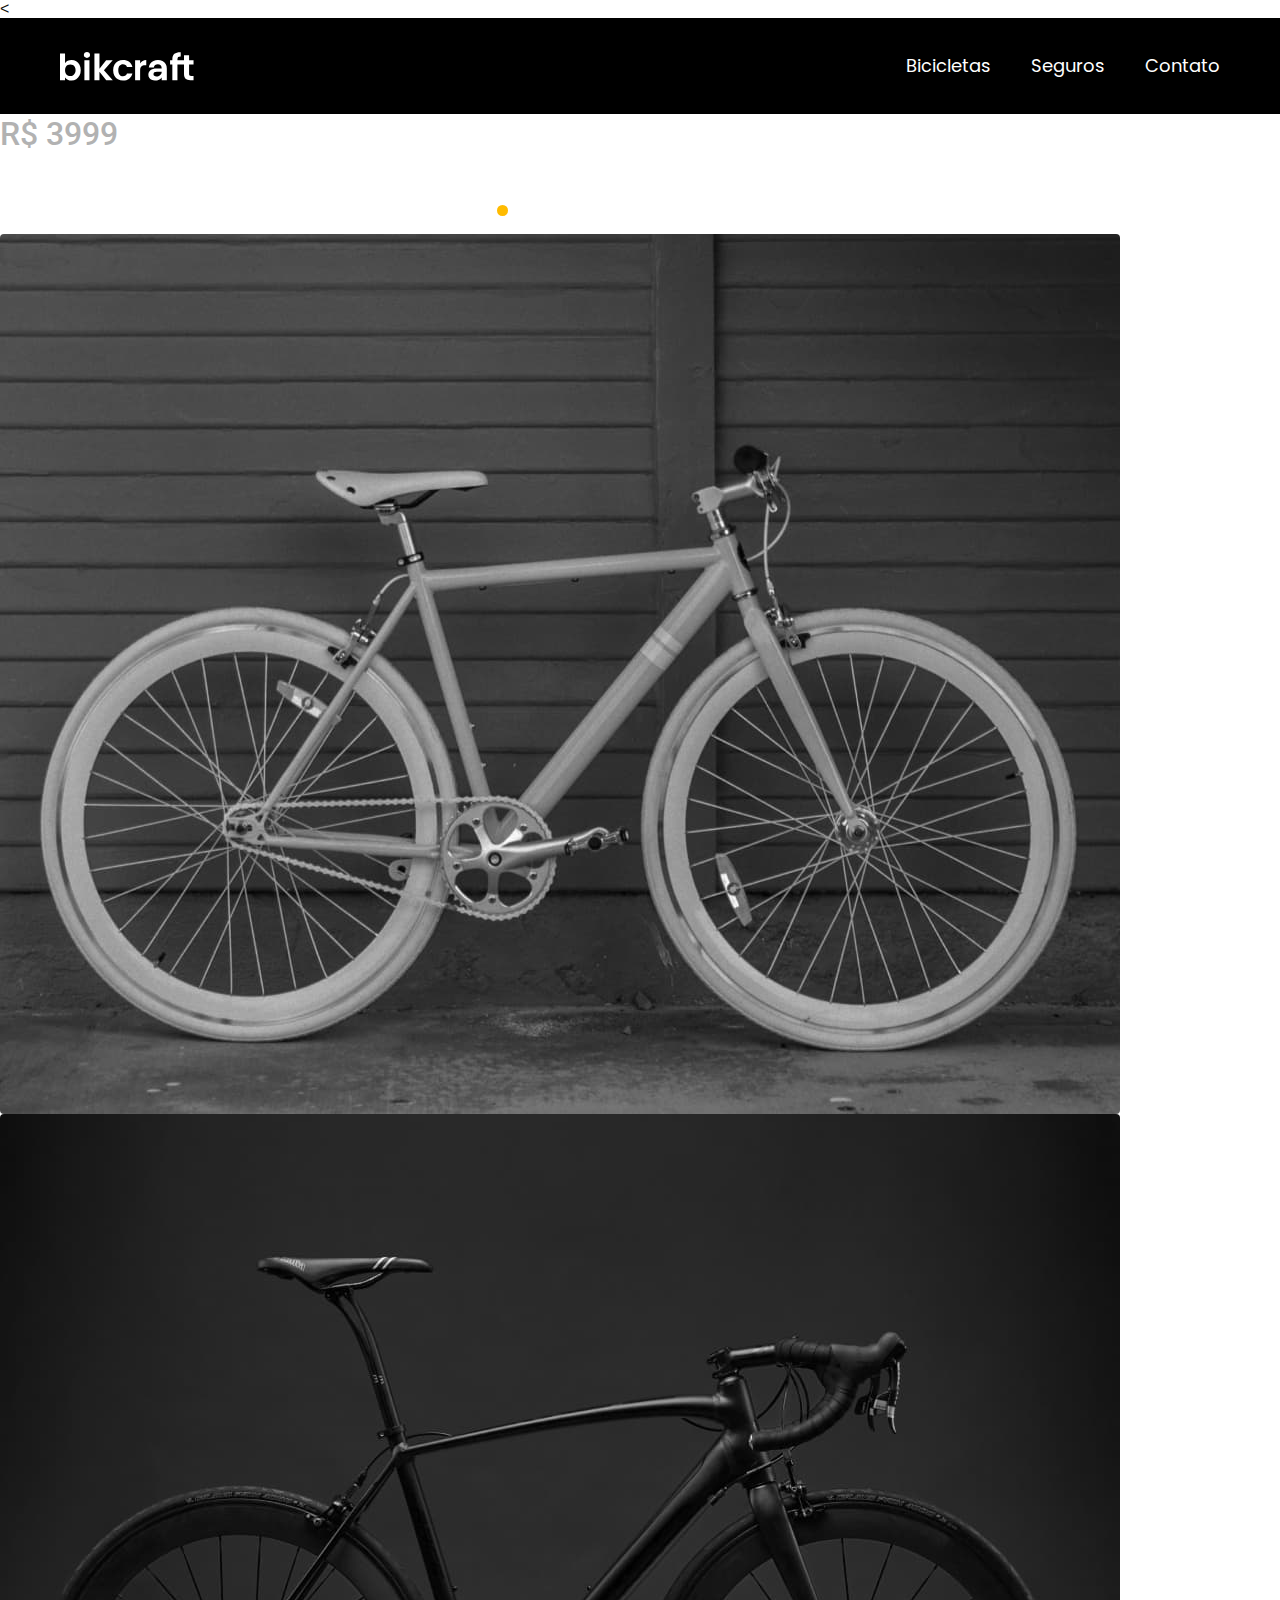
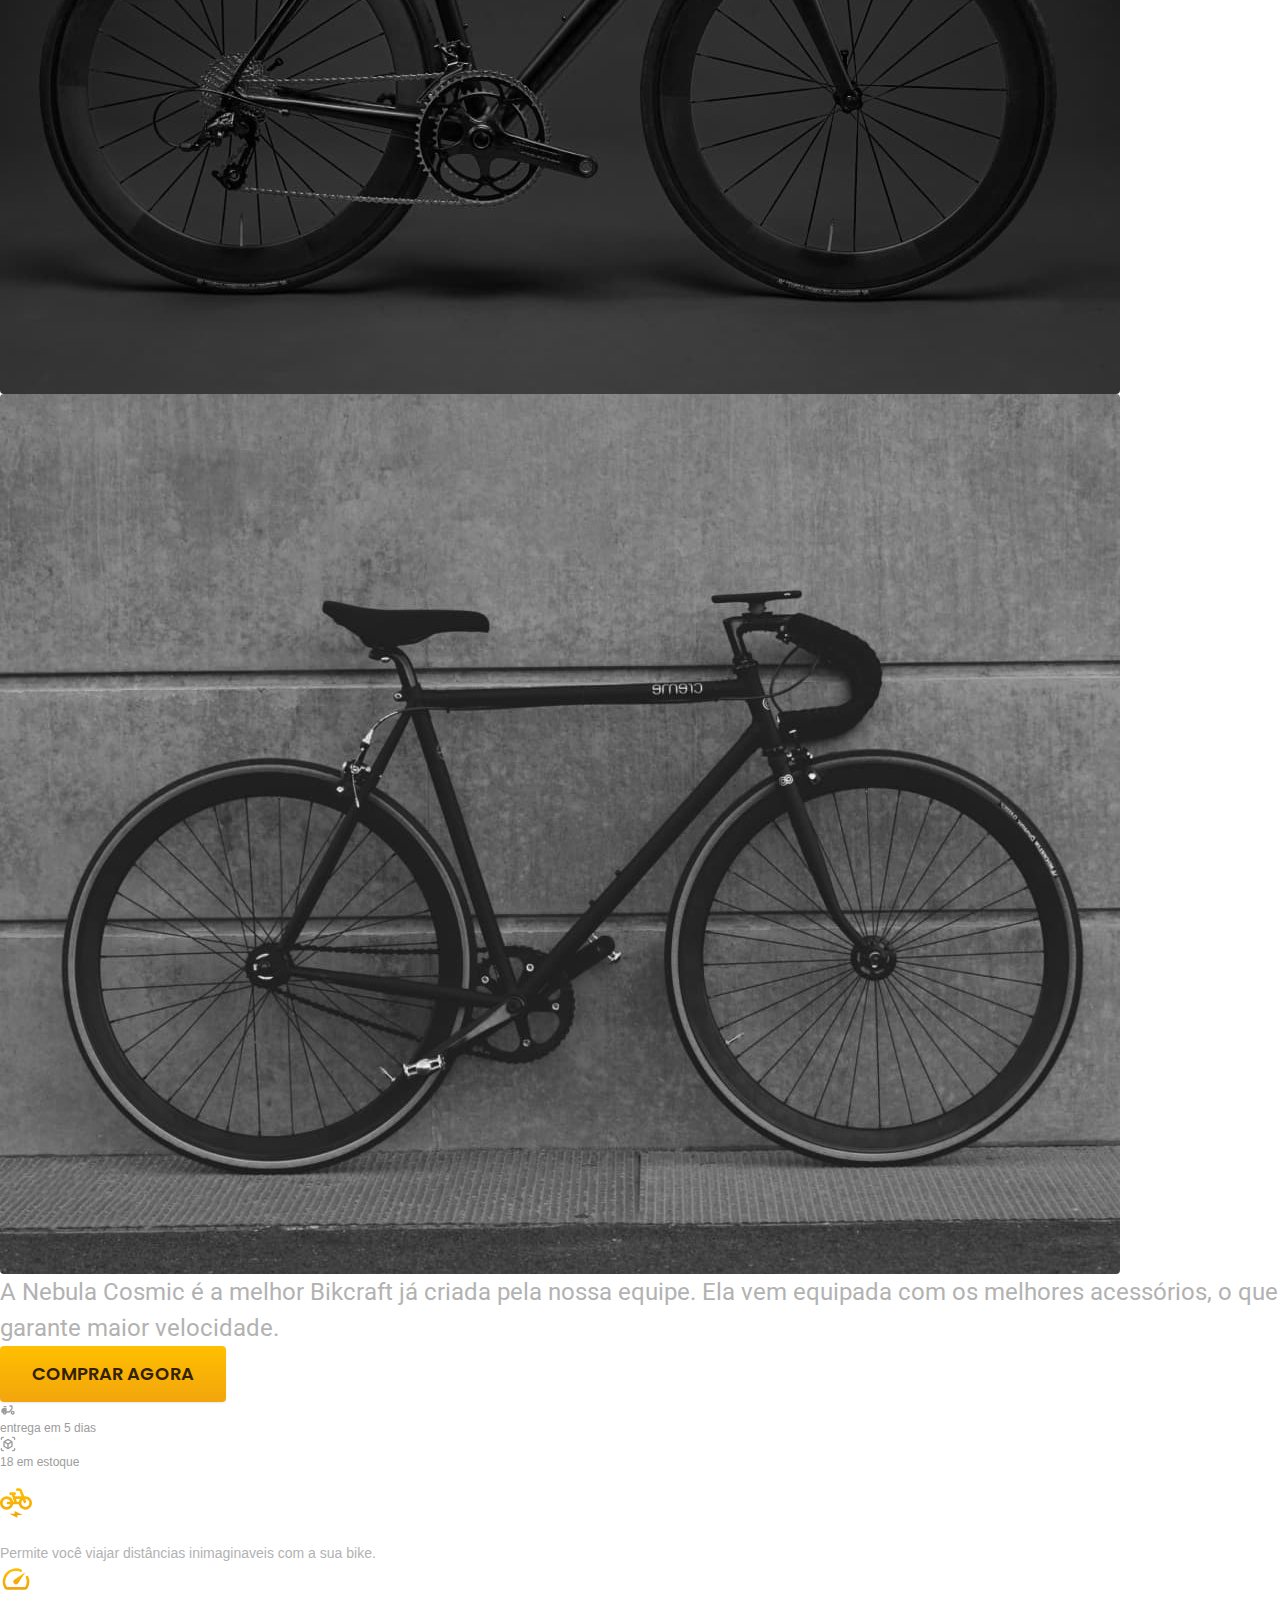
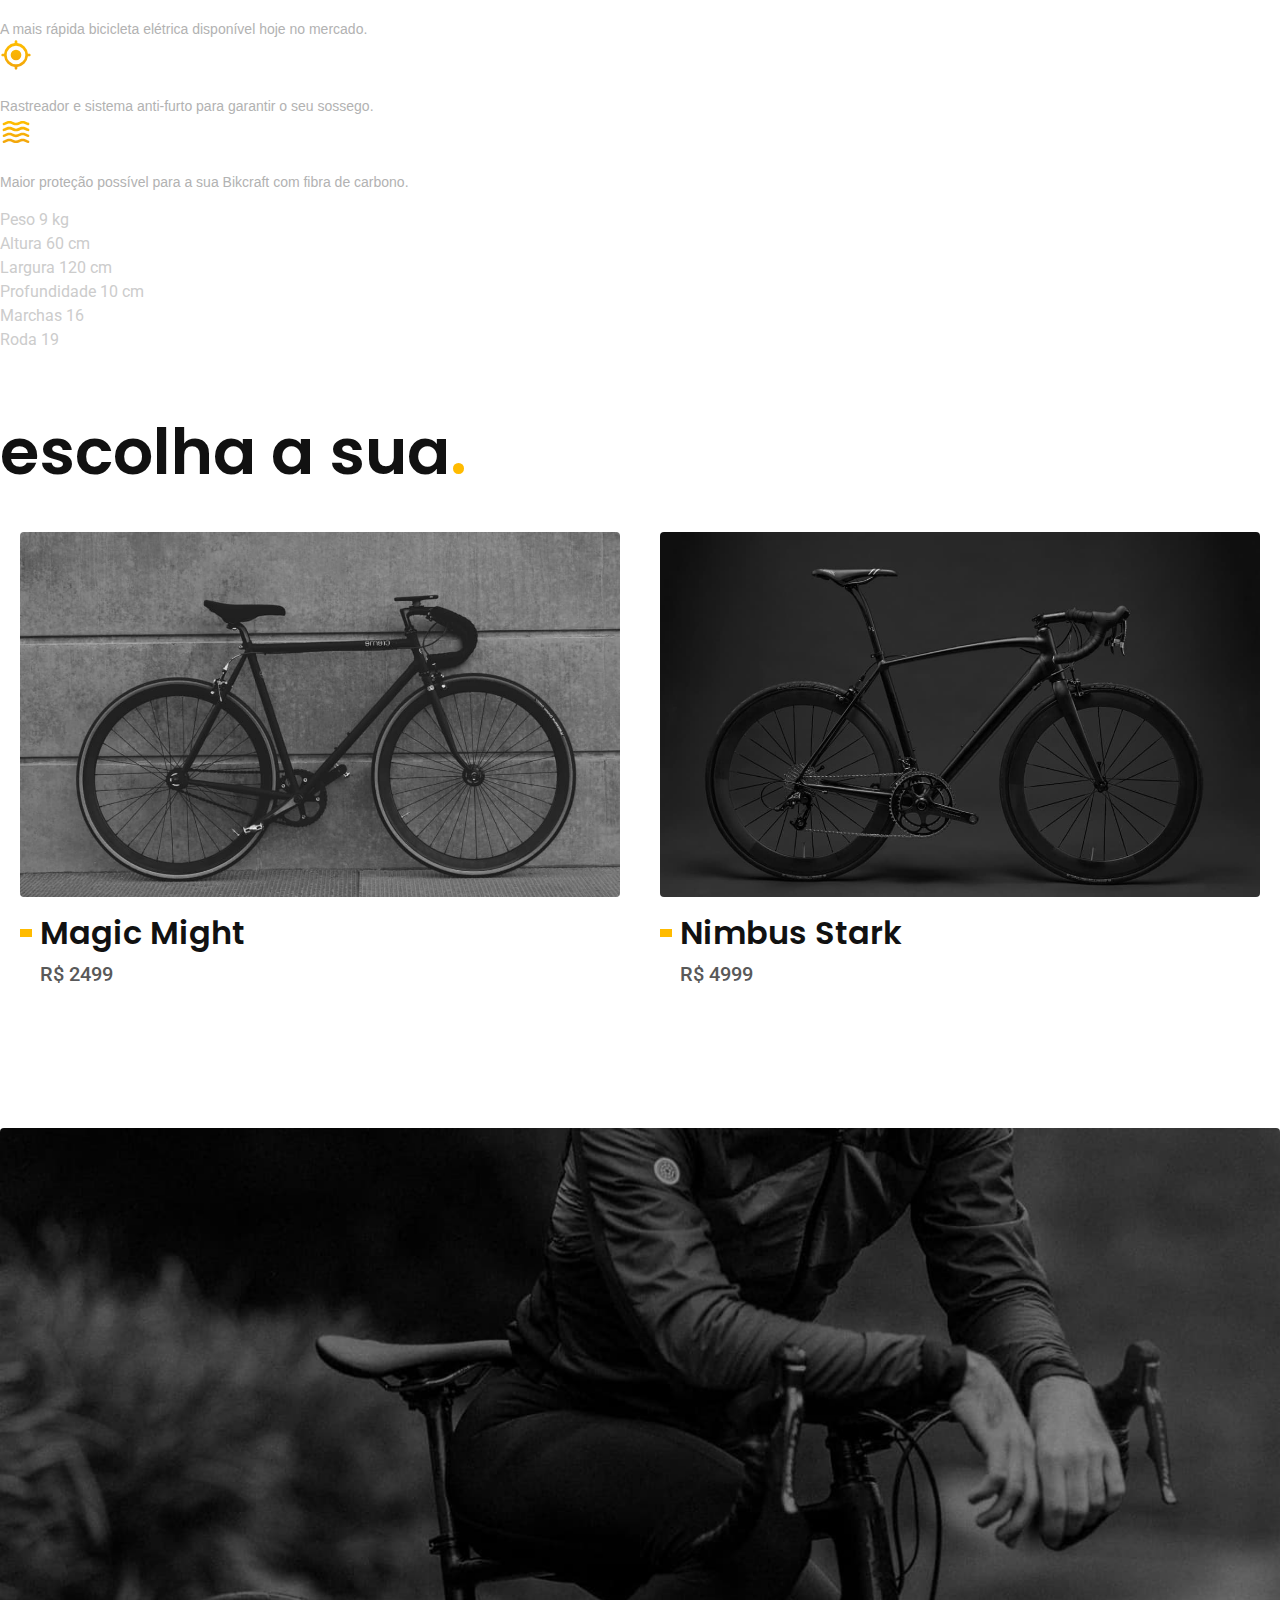
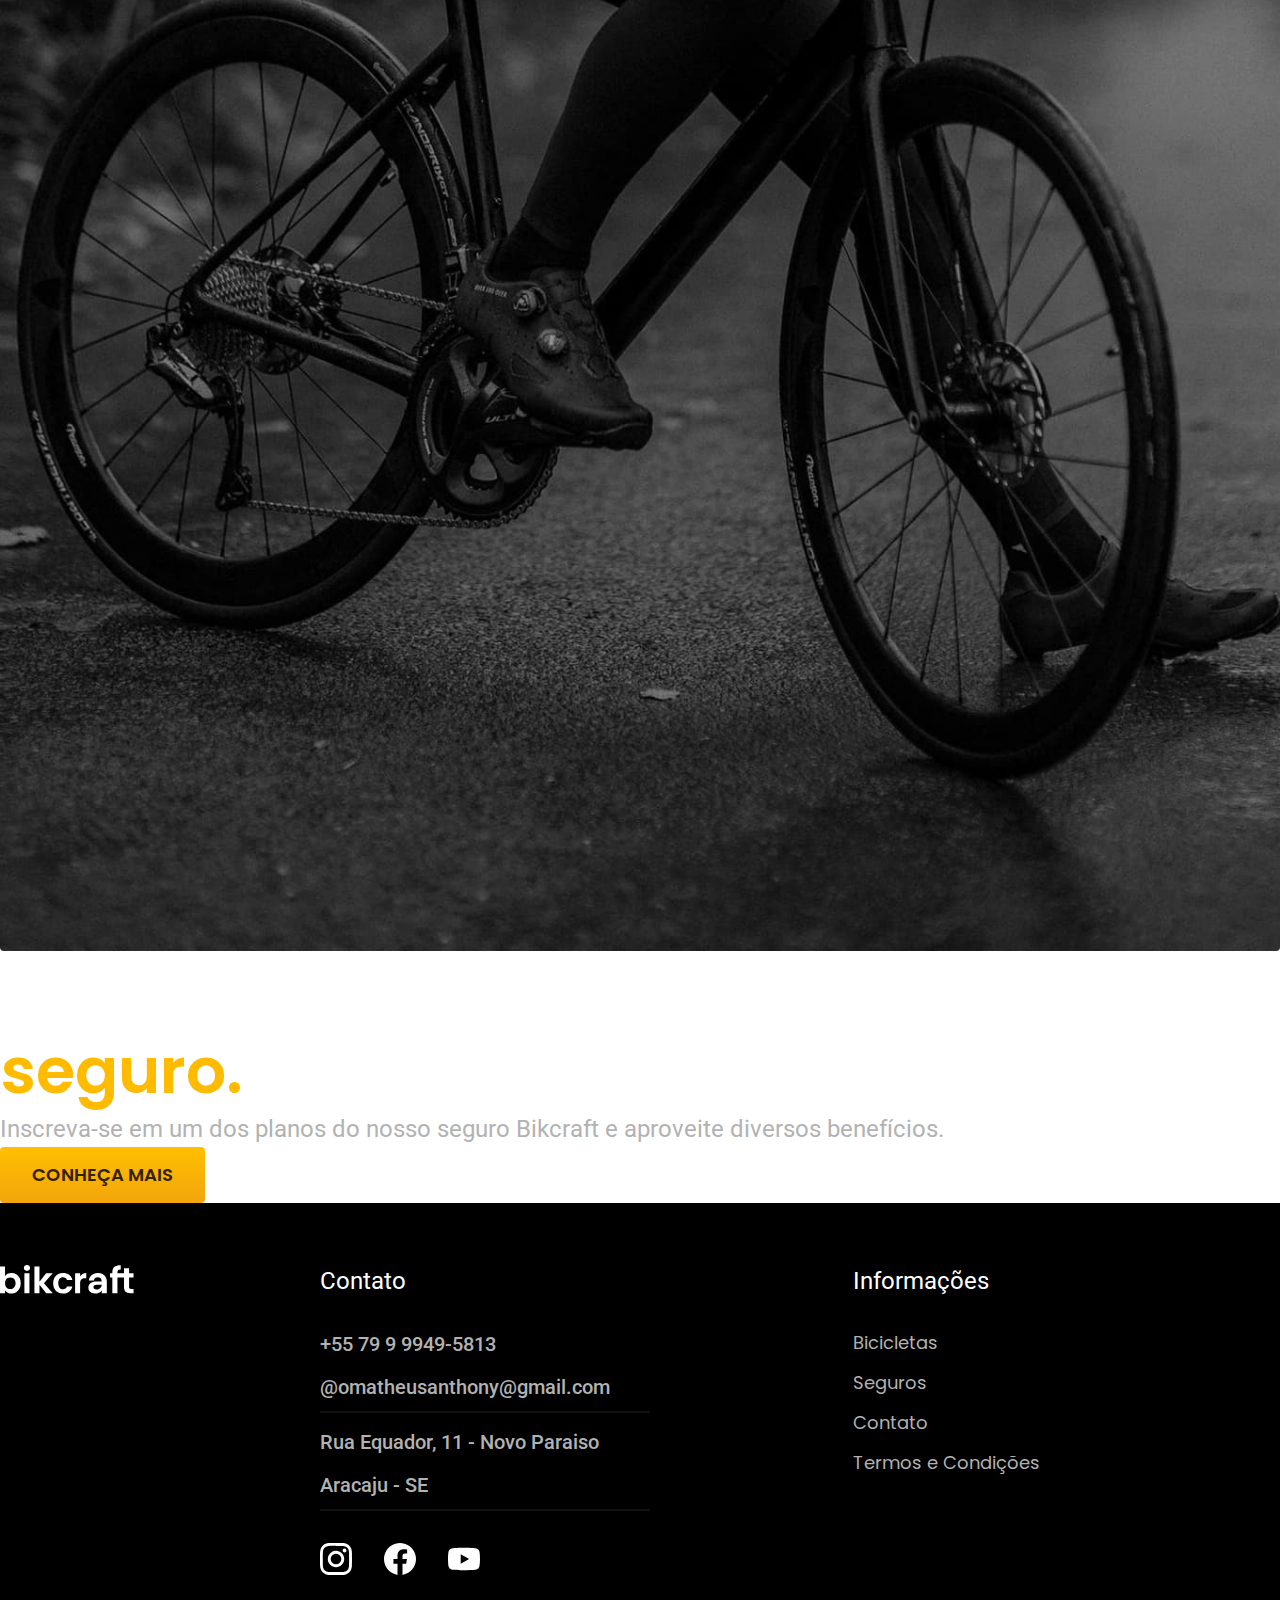
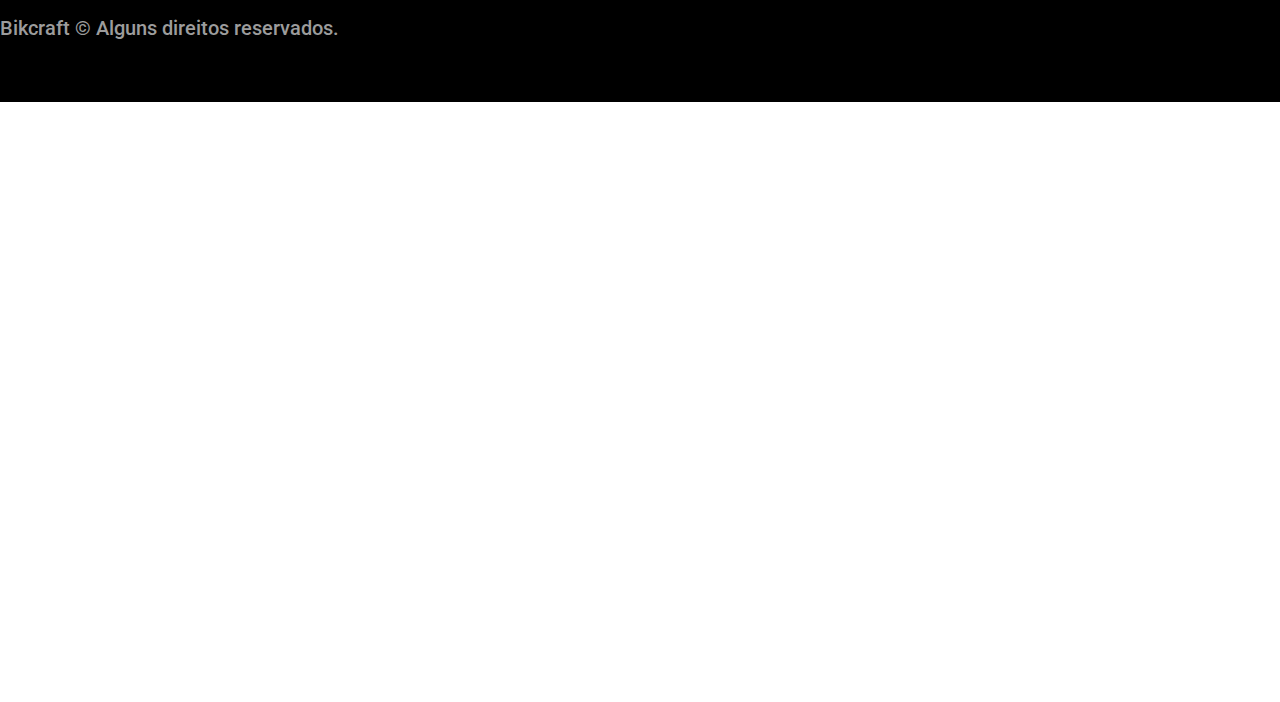
<file: bicicletas/nebula.html>
<!DOCTYPE html>
<html lang="pt-br">

<head>
  <meta charset="UTF-8">
  <meta name="viewport" content="width=device-width, initial-scale=1.0">

  <title>Nebula | Bikcraft</title>
  <meta name="description" content="Nebula.">

  <link rel="stylesheet" href="../css/style.css">

  <link rel="preconnect" href="https://fonts.googleapis.com">
  <<link rel="preconnect" href="https://fonts.gstatic.com" crossorigin="">
    <link href="https://fonts.googleapis.com/css2?family=Merriweather:ital,wght@1,900&amp;family=Poppins:wght@500;600&amp;family=Roboto:wght@400;500&amp;display=swap" rel="stylesheet">

</head>

<body id="bicicleta">
  <header class="header-bg">
    <div class="header container">
      <a href="../">
        <img src="../img/bikcraft.svg" alt="Bikcraft">
      </a>

      <nav aria-label="primaria">
        <ul class="header-menu font-1-m cor-0">
          <li><a href="../bicicletas.html">Bicicletas</a></li>
          <li><a href="../seguros.html">Seguros</a></li>
          <li><a href="../contato.html">Contato</a></li>
        </ul>
      </nav>
    </div>
  </header>

  <main class="titulo-bg">
    <div>
      <div class="titulo container">
        <p class="font-2-xl cor-5">R$ 3999</p>
        <h1 class="font-1-xxl cor-0">Nebula Cosmic<span class="cor-p1">.</span></h1>
      </div>
    </div>
    <div class="bicicleta container">
      <div class="bicicleta-imagens">
        <img src="../img/bicicleta/nimbus3.jpg" alt="">
        <img src="../img/bicicleta/nimbus1.jpg" alt="">
        <img src="../img/bicicleta/nimbus2.jpg" alt="">
      </div>
      <div class="bicicleta-conteudo">
        <p class="font-2-l cor-5">A Nebula Cosmic é a melhor Bikcraft já criada pela nossa equipe. Ela vem equipada com os melhores acessórios, o que garante maior velocidade.</p>
        <div class="bicicleta-comprar">
          <a class="botao" href="../orcamento.html">Comprar Agora</a>
          <span class="font-1-xs cor-6"><img src="../img/icones/entrega.svg" alt="">entrega em 5 dias</span>
          <span class="font-1-xs cor-6"><img src="../img/icones/estoque.svg" alt="">18 em estoque</span>
        </div>

        <h2 class="font-1-xs cor-0">Informações</h2>
        <ul class="bicicleta-informacoes">
          <li>
            <img src="../img/icones/eletrica.svg" alt="">
            <h3 class="font-1-m cor-0">Motor Elétrico</h3>
            <p class="font-2-xs cor-5">Permite você viajar distâncias inimaginaveis com a sua bike.</p>
          </li>
          <li>
            <img src="../img/icones/velocidade.svg" alt="">
            <h3 class="font-1-m cor-0">40 km/h</h3>
            <p class="font-2-xs cor-5">A mais rápida bicicleta elétrica disponível hoje no mercado.</p>
          </li>
          <li>
            <img src="../img/icones/rastreador.svg" alt="">
            <h3 class="font-1-m cor-0">Rastreador</h3>
            <p class="font-2-xs cor-5">Rastreador e sistema anti-furto para garantir o seu sossego.</p>
          </li>
          <li>
            <img src="../img/icones/carbono.svg" alt="">
            <h3 class="font-1-m cor-0">Fibra de Carbono</h3>
            <p class="font-2-xs cor-5">Maior proteção possível para a sua Bikcraft com fibra de carbono.</p>
          </li>
        </ul>
        <h2 class="font-1-xs cor-0">Ficha Técnica</h2>
        <ul class="bicicleta-ficha font-2-s cor-4">
          <li>Peso <span>9 kg</span></li>
          <li>Altura <span>60 cm</span></li>
          <li>Largura <span>120 cm</span></li>
          <li>Profundidade <span>10 cm</span></li>
          <li>Marchas <span>16</span></li>
          <li>Roda <span>19</span></li>
        </ul>
      </div>
    </div>
  </main>


  <article class="bicicletas-listas container">
    <h2 class="font-1-xxl">escolha a sua<span class="cor-p1">.</span></h2>
    <ul>
      <li>
        <a href="./magic.html">
          <img src="../img/bicicletas/magic.jpg" alt="Bicicleta preta">
          <h3 class="font-1-xl">Magic Might</h3>
          <span class="font-2-m cor-8">R$ 2499</span>
        </a>
      </li>
      <li>
        <a href="./nimbus.html">
          <img src="../img/bicicletas/nimbus.jpg" alt="Bicicleta preta">
          <h3 class="font-1-xl">Nimbus Stark</h3>
          <span class="font-2-m cor-8">R$ 4999</span>
        </a>
      </li>
    </ul>
  </article>

  <article class="seguro-bg">
    <div class="seguro container">
      <div class="seguro-imagem">
        <img src="../img/fotos/seguros.jpg" alt="Pessoa parada em cima de uma bicicleta.">
      </div>
      <div class="seguro-conteudo">
        <h2 class="font-1-xxl cor-0">Pedale mais tranquilo com o nosso <span class="cor-p1">seguro.</span></h2>
        <p class="font-2-l cor-5">Inscreva-se em um dos planos do nosso seguro Bikcraft e aproveite diversos benefícios.</p>
        <a class="botao" href="../seguros.html">Conheça Mais</a>
      </div>
    </div>
  </article>

  <footer class="footer-bg">
    <div class="footer container">
      <img src="../img/bikcraft.svg" alt="Bikcraft">
      <div class="footer-contato">
        <h3 class="font-2-l-b cor-0">Contato</h3>
        <ul class="font-2-m cor-5">
          <li><a href="tel:+5579999495813">+55 79 9 9949-5813</a></li>
          <li><a href="mailto:omatheusanthony@gmail.com">@omatheusanthony@gmail.com</a></li>
          <li>Rua Equador, 11 - Novo Paraiso</li>
          <li>Aracaju - SE</li>
        </ul>
        <div class="footer-redes">
          <a href="">
            <img src="../img/redes/instagram.svg" alt="Instagram">
            <img src="../img/redes/facebook.svg" alt="Facebook">
            <img src="../img/redes/youtube.svg" alt="Youtube">
          </a>
        </div>
      </div>
      <div class="footer-informacoes">
        <h3 class="font-2-l-b cor-0">Informações</h3>
        <nav>
          <ul class="font-1-m cor-5">
            <li><a href="../bicicletas.html">Bicicletas</a></li>
            <li><a href="../seguros.html">Seguros</a></li>
            <li><a href="../contato.html">Contato</a></li>
            <li><a href="../termos.html">Termos e Condições</a></li>
          </ul>
        </nav>
      </div>
      <p class="footer-copy font-2-m cor-6">Bikcraft © Alguns direitos reservados.</p>
    </div>
  </footer>

</body>

</html>
</file>
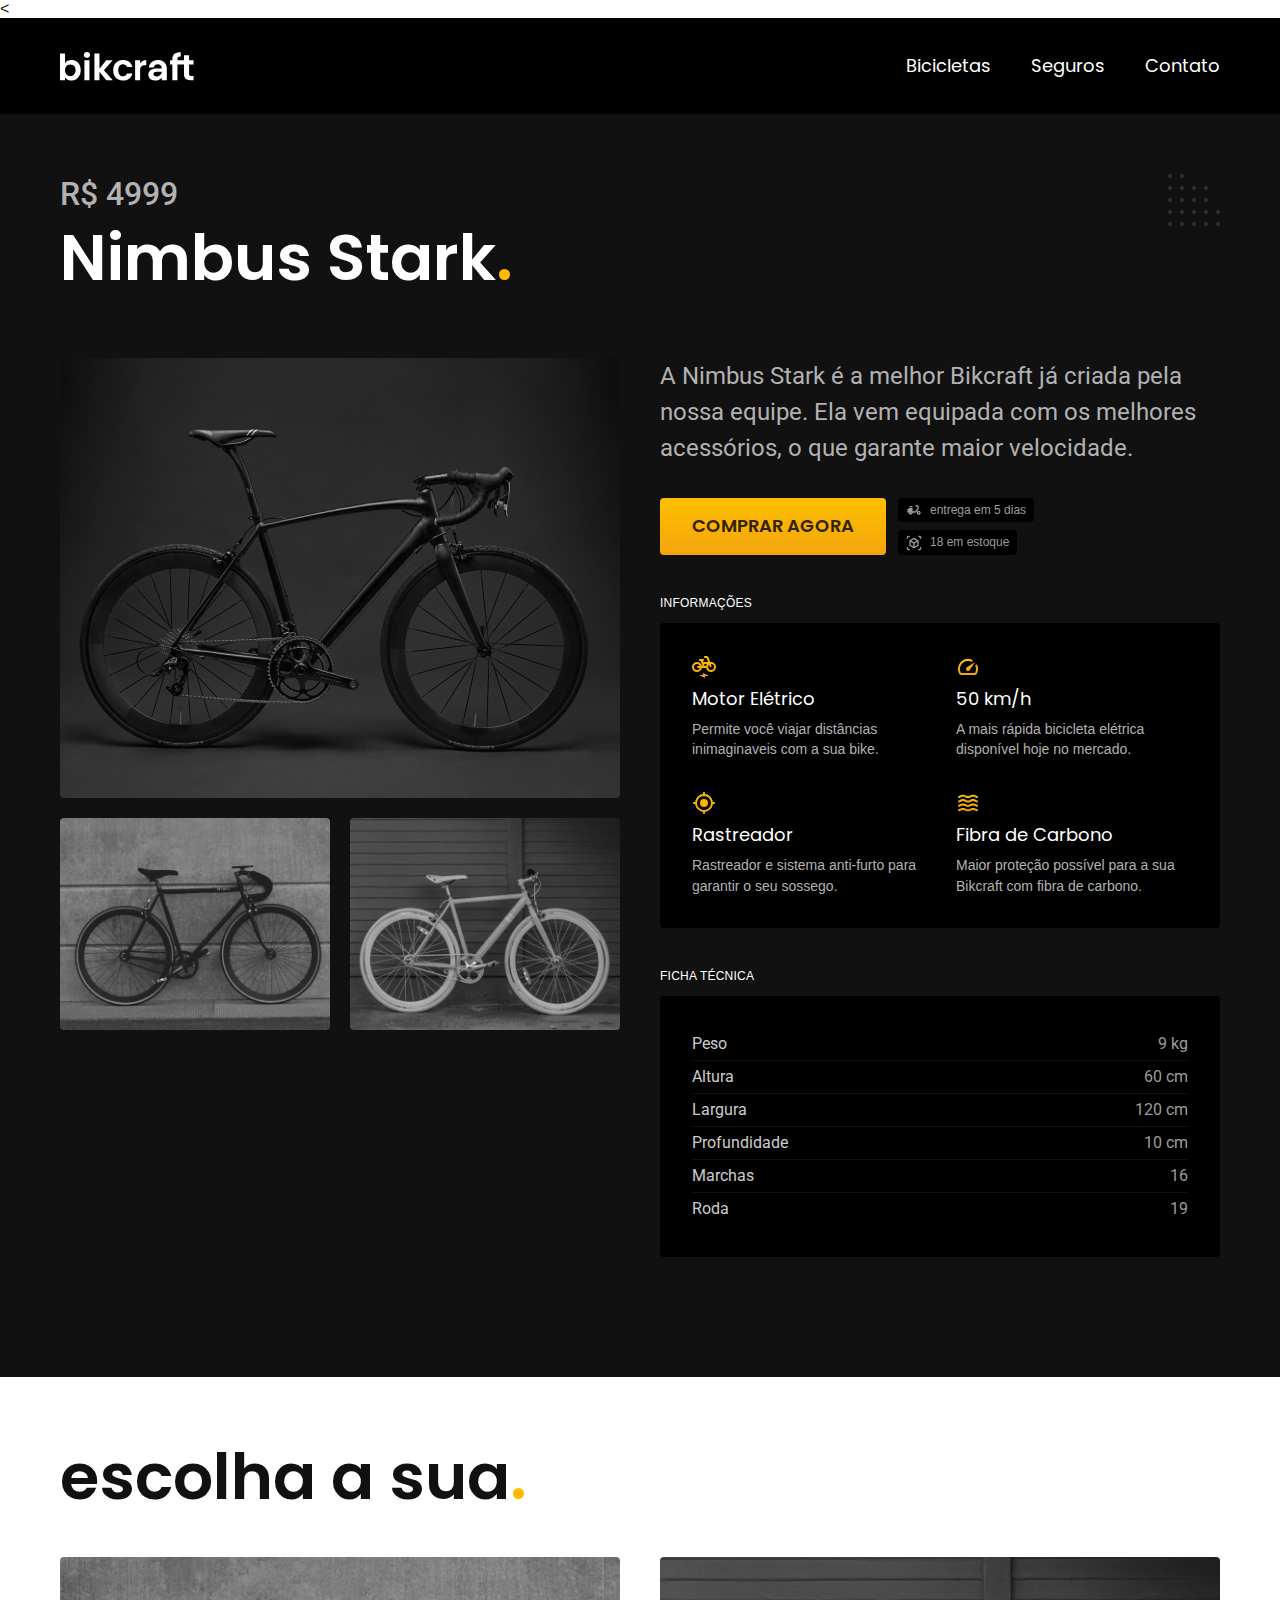
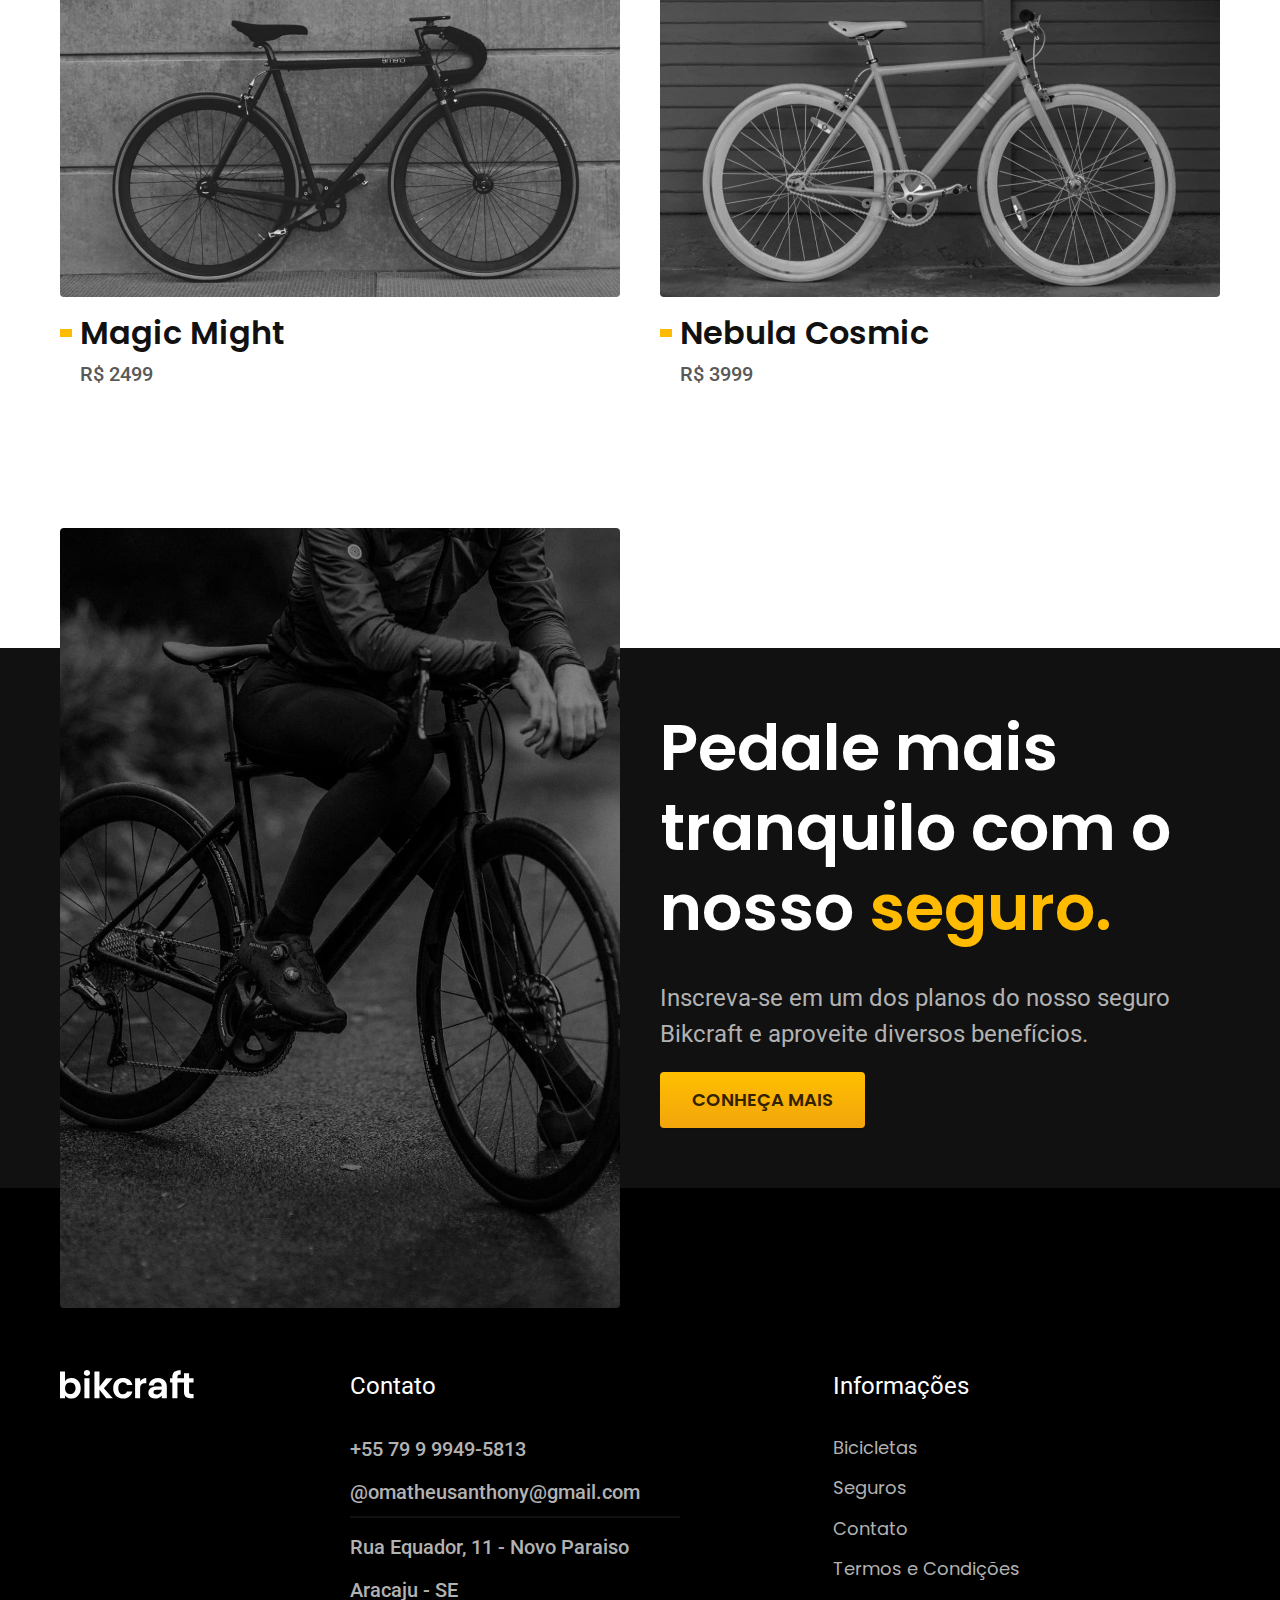
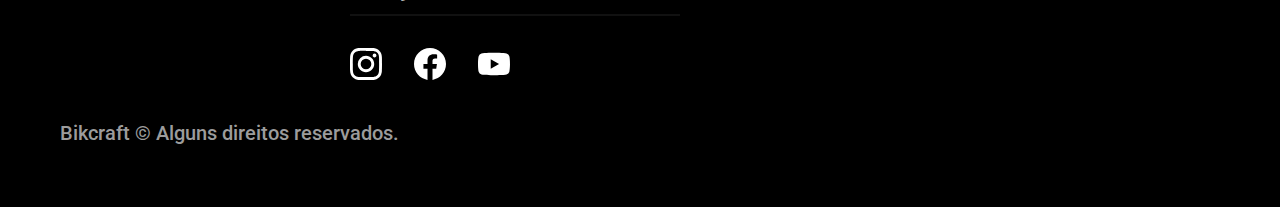
<file: bicicletas/nimbus.html>
<!DOCTYPE html>
<html lang="pt-br">

<head>
  <meta charset="UTF-8">
  <meta name="viewport" content="width=device-width, initial-scale=1.0">

  <title>Nimbus | Bikcraft</title>
  <meta name="description" content="Nimbus.">

  <link rel="icon" href="../favicon.svg" type="image/svg+xml">
  <link rel="stylesheet" href="../css/style.min.css">

  <link rel="preconnect" href="https://fonts.googleapis.com">
  <<link rel="preconnect" href="https://fonts.gstatic.com" crossorigin="">
    <link href="https://fonts.googleapis.com/css2?family=Merriweather:ital,wght@1,900&amp;family=Poppins:wght@500;600&amp;family=Roboto:wght@400;500&amp;display=swap" rel="stylesheet">

    <script>document.documentElement.classList.add('js');
    </script>
</head>

<body id="bicicleta">
  <header class="header-bg">
    <div class="header container">
      <a href="../">
        <img src="../img/bikcraft.svg" alt="Bikcraft">
      </a>

      <nav aria-label="primaria">
        <ul class="header-menu font-1-m cor-0">
          <li><a href="../bicicletas.html">Bicicletas</a></li>
          <li><a href="../seguros.html">Seguros</a></li>
          <li><a href="../contato.html">Contato</a></li>
        </ul>
      </nav>
    </div>
  </header>

  <main class="titulo-bg">
    <div>
      <div class="titulo container">
        <p class="font-2-xl cor-5">R$ 4999</p>
        <h1 class="font-1-xxl cor-0">Nimbus Stark<span class="cor-p1">.</span></h1>
      </div>
    </div>
    <div class="bicicleta container">
      <div class="bicicleta-imagens">
        <img src="../img/bicicleta/nimbus1.jpg" alt="Bicicleta 1">
        <img src="../img/bicicleta/nimbus2.jpg" alt="Bicicleta 2">
        <img src="../img/bicicleta/nimbus3.jpg" alt="Bicicleta 3">
      </div>
      <div class="bicicleta-conteudo">
        <p class="font-2-l cor-5">A Nimbus Stark é a melhor Bikcraft já criada pela nossa equipe. Ela vem equipada com os melhores acessórios, o que garante maior velocidade.</p>
        <div class="bicicleta-comprar">
          <a class="botao" href="../orcamento.html?tipo=bikcraft&produto=nimbus">Comprar Agora</a>
          <span class="font-1-xs cor-6"><img src="../img/icones/entrega.svg" alt="">entrega em 5 dias</span>
          <span class="font-1-xs cor-6"><img src="../img/icones/estoque.svg" alt="">18 em estoque</span>
        </div>

        <h2 class="font-1-xs cor-0">Informações</h2>
        <ul class="bicicleta-informacoes">
          <li>
            <img src="../img/icones/eletrica.svg" alt="">
            <h3 class="font-1-m cor-0">Motor Elétrico</h3>
            <p class="font-2-xs cor-5">Permite você viajar distâncias inimaginaveis com a sua bike.</p>
          </li>
          <li>
            <img src="../img/icones/velocidade.svg" alt="">
            <h3 class="font-1-m cor-0">50 km/h</h3>
            <p class="font-2-xs cor-5">A mais rápida bicicleta elétrica disponível hoje no mercado.</p>
          </li>
          <li>
            <img src="../img/icones/rastreador.svg" alt="">
            <h3 class="font-1-m cor-0">Rastreador</h3>
            <p class="font-2-xs cor-5">Rastreador e sistema anti-furto para garantir o seu sossego.</p>
          </li>
          <li>
            <img src="../img/icones/carbono.svg" alt="">
            <h3 class="font-1-m cor-0">Fibra de Carbono</h3>
            <p class="font-2-xs cor-5">Maior proteção possível para a sua Bikcraft com fibra de carbono.</p>
          </li>
        </ul>
        <h2 class="font-1-xs cor-0">Ficha Técnica</h2>
        <ul class="bicicleta-ficha font-2-s cor-4">
          <li>Peso <span>9 kg</span></li>
          <li>Altura <span>60 cm</span></li>
          <li>Largura <span>120 cm</span></li>
          <li>Profundidade <span>10 cm</span></li>
          <li>Marchas <span>16</span></li>
          <li>Roda <span>19</span></li>
        </ul>
      </div>
    </div>
  </main>


  <article class="bicicletas-listas container">
    <h2 class="font-1-xxl">escolha a sua<span class="cor-p1">.</span></h2>
    <ul>
      <li>
        <a href="./magic.html">
          <img src="../img/bicicletas/magic.jpg" alt="Bicicleta preta">
          <h3 class="font-1-xl">Magic Might</h3>
          <span class="font-2-m cor-8">R$ 2499</span>
        </a>
      </li>
      <li>
        <a href="./nebula.html">
          <img src="../img/bicicletas/nebula.jpg" alt="Bicicleta preta">
          <h3 class="font-1-xl">Nebula Cosmic</h3>
          <span class="font-2-m cor-8">R$ 3999</span>
        </a>
      </li>
    </ul>
  </article>

  <article class="seguro-bg">
    <div class="seguro container">
      <div class="seguro-imagem">
        <img src="../img/fotos/seguros.jpg" alt="Pessoa parada em cima de uma bicicleta.">
      </div>
      <div class="seguro-conteudo">
        <h2 class="font-1-xxl cor-0">Pedale mais tranquilo com o nosso <span class="cor-p1">seguro.</span></h2>
        <p class="font-2-l cor-5">Inscreva-se em um dos planos do nosso seguro Bikcraft e aproveite diversos benefícios.</p>
        <a class="botao" href="../seguros.html">Conheça Mais</a>
      </div>
    </div>
  </article>

  <footer class="footer-bg">
    <div class="footer container">
      <img src="../img/bikcraft.svg" alt="Bikcraft">
      <div class="footer-contato">
        <h3 class="font-2-l-b cor-0">Contato</h3>
        <ul class="font-2-m cor-5">
          <li><a href="tel:+5579999495813">+55 79 9 9949-5813</a></li>
          <li><a href="mailto:omatheusanthony@gmail.com">@omatheusanthony@gmail.com</a></li>
          <li>Rua Equador, 11 - Novo Paraiso</li>
          <li>Aracaju - SE</li>
        </ul>
        <div class="footer-redes">
          <a href="">
            <img src="../img/redes/instagram.svg" alt="Instagram">
            <img src="../img/redes/facebook.svg" alt="Facebook">
            <img src="../img/redes/youtube.svg" alt="Youtube">
          </a>
        </div>
      </div>
      <div class="footer-informacoes">
        <h3 class="font-2-l-b cor-0">Informações</h3>
        <nav>
          <ul class="font-1-m cor-5">
            <li><a href="../bicicletas.html">Bicicletas</a></li>
            <li><a href="../seguros.html">Seguros</a></li>
            <li><a href="../contato.html">Contato</a></li>
            <li><a href="../termos.html">Termos e Condições</a></li>
          </ul>
        </nav>
      </div>
      <p class="footer-copy font-2-m cor-6">Bikcraft © Alguns direitos reservados.</p>
    </div>
  </footer>

  <script src="../js/script.js"></script>
</body>

</html>
</file>
<file: css/style.css>
@import "./global/global.css";
@import "./utilidades/tipografia.css";
@import "./utilidades/cores.css";

@import "./global/header.css";
@import "./global/footer.css";

/* Utilidades */
@import "./utilidades/componetes.css";

/* Home */
@import "./global/home/introducao.css";
@import "./global/home/tecnologia.css";
@import "./global/home/parceiros.css";
@import "./global/home/depoimento.css";

/* Bicicletas */
@import "./bicicletas/bicicletas-lista.css";
@import "./bicicletas/bicicletas.css";

/* Seguros */
@import "./seguros/seguros.css";
@import "./seguros/vantagens.css";
@import "./seguros/perguntas.css";

/* Termos */
@import "./termos/termos.css";
</file>
<file: css/style.min.css>
body{margin:0;font-family:Arial,Helvetica,sans-serif;color:#111}blockquote,dd,h1,h2,h3,h4,p,ul{margin:0}ul{padding:0;list-style:none}a{text-decoration:none;color:inherit}img{max-width:100%;height:auto;display:block}img[src$=".jpg"]{border-radius:4px}.font-1-xs{font:400 0.75rem/1.35 ";Poppins",sans-serif}.font-2-xs{font:400 0.875rem/1.43 ";Roboto",sans-serif}.font-1-s{font:400 1rem/1.5 Poppins,sans-serif}.font-2-s{font:400 1rem/1.5 Roboto,sans-serif}.font-1-m,.font-1-m-b{font:400 1.125rem/1.35 Poppins,sans-serif}.font-1-m-b{font-weight:600}.font-2-m{font:500 1.25rem/1.35 Roboto,sans-serif}.font-1-l{font:400 1.5rem/1.5 Poppins,sans-serif}.font-2-l,.font-2-l-b{font:400 1.5rem/1.5 Roboto,sans-serif}.font-1-m-b{font-weight:500;letter-spacing:.015em;text-transform:uppercase}.font-1-xl{font:600 2rem/1.25 Poppins,sans-serif}.font-2-xl{font:500 2rem/1.25 Roboto,sans-serif}.font-1-xxl{font:600 4rem/1.25 Poppins,sans-serif}@media (max-width:1200px){.font-1-xxl h1{font-size:3rem}.font-2-l,.font-2-l-b p{font-size:1.25rem}}@media (max-width:800px){.font-1-xxl{font-size:2rem}.font-1-xl,.font-2-xl{font-size:1.5rem}}:root{--cor-0:#ffffff;--cor-1:#f7f7f7;--cor-2:#ededed;--cor-3:#dedede;--cor-4:#cccccc;--cor-5:#b2b2b2;--cor-6:#9c9c9c;--cor-7:#717171;--cor-8:#595959;--cor-9:#404040;--cor-10:#2e2e2e;--cor-11:#111111;--cor-12:#000000;--cor-p1:#ffbb00;--cor-p2:#e4a30b;--cor-p3:#a66f00;--cor-p4:#664400;--cor-p5:#332200}.cor-0{color:var(--cor-0)}.cor-1{color:var(--cor-1)}.cor-2{color:var(--cor-2)}.cor-3{color:var(--cor-3)}.cor-4{color:var(--cor-4)}.cor-5{color:var(--cor-5)}.cor-6{color:var(--cor-6)}.cor-7{color:var(--cor-7)}.cor-8{color:var(--cor-8)}.cor-9{color:var(--cor-9)}.cor-10{color:var(--cor-10)}.cor-11{color:var(--cor-11)}.cor-12{color:var(--cor-12)}.cor-p1{color:var(--cor-p1)}.cor-p2{color:var(--cor-p2)}.cor-p3{color:var(--cor-p3)}.cor-p4{color:var(--cor-p4)}.cor-p5{color:var(--cor-p5)}.js .fadeInDown{transform:translate3d(0,-20px,0)}.js .fadeInUp{transform:translate3d(0,20px,0)}.js .fadeInRight{transform:translate3d(20px,0,0)}.js .fadeInLeft{transform:translate3d(-20px,0,0)}.js [data-anime]{opacity:0}.js .anime{opacity:1;transform:none;transition:transform .8s,opacity .8s}.header-bg{background:var(--cor-12)}.header{display:flex;flex-wrap:wrap;gap:20px;justify-content:space-between;align-items:center;padding-top:20px;padding-bottom:20px}.header-menu{display:flex;flex-wrap:wrap;gap:40px}.header-menu a{display:inline-block;padding:16px 0;position:relative}.header-menu a:after{content:"";display:block;height:2px;width:0;background:var(--cor-0);margin-top:4px;transition:.3s;position:absolute}.header-menu a.ativo::after,.header-menu a:hover::after{width:100%}@media (max-width:800px){.header-menu{gap:20px}.header-menu a{background:var(--cor-11);padding:12px 16px;border-radius:4px}.header-menu a:hover{background-color:var(--cor-10)}.header a:after{display:none}}@media (max-width:600px){.header-menu{gap:12px}.header-menu a{padding:8px 12px;font-size:14px}}.footer-bg{background-color:var(--cor-12)}.footer{display:grid;grid-template-columns:3fr 5fr 4fr;padding-top:60px;padding-bottom:60px}.footer h3{margin-bottom:32px}.footer-contato ul{margin-bottom:32px}.footer-contato li:nth-child(2n):after{content:"";display:block;max-width:330px;height:2px;background:var(--cor-11);margin-top:10px}.footer li{margin-bottom:16px}.footer-redes a{display:flex;gap:32px}.footer a:hover{color:var(--cor-0)}.footer-copy{grid-column:1/-1;margin-top:40px}@media (max-width:800px){.footer>img{display:none}.footer{grid-template-columns:1fr 1fr}}@media (max-width:750px){.footer{grid-template-columns:1fr;gap:60px}.footer-copy{margin-top:0}}.container{box-sizing:border-box;max-width:1200px;padding-left:20px;padding-right:20px;margin-left:auto;margin-right:auto}.botao{display:inline-block;padding:16px 32px;background:linear-gradient(#ffbf00,#f2a50c);border-radius:4px;box-shadow:0 1px 2px rgba(0,0,0,.1);text-transform:uppercase;color:var(--cor-p5);font:600 1.125rem/1.35 Poppins,sans-serif;max-width:max-content;border:none;cursor:pointer}.botao:hover{background:linear-gradient(#ffb60d,#e59317)}.botao.secundario{background:var(--cor-10);color:var(--cor-2)}.botao.secundario:hover{background:var(--cor-9)}.botao.seta{display:flex;align-items:center}.botao.seta::after{content:"";display:inline-block;width:18px;height:10px;margin-left:12px;background:url("../img/icones/seta.svg");transition:transform .2s}.botao.seta:hover::after{transform:translateX(4px)}@media (max-width:600px){.botao{padding:12px 16px;font-size:1rem}}.link{display:inline-block;color:var(--cor-p1);font:500 1.5rem/1.5 Poppins,sans-serif;text-transform:uppercase}.link::after{content:"";display:block;width:100%;height:4px;background-color:currentColor}.link:hover{color:var(--cor-0)}.titulo-bg{padding-top:60px;padding-bottom:60px;background-color:var(--cor-11)}.titulo{background:url("../img/dec/top-right.svg") no-repeat top right 20px}.titulo p{margin-bottom:4px}@media (max-width:800px){.titulo-bg{padding-top:40px;padding-bottom:40px}.titulo p{font-size:1rem;text-transform:lowercase;font-weight:400}}.form{display:grid;grid-template-columns:1fr 1fr;gap:20px}.form label{display:block;font:400 1rem/1.5 Poppins,sans-serif;margin-bottom:4px}.form .col-2{grid-column:span 2}.form input[type=email],.form input[type=text],.form textarea{font:400 1rem/1.5 Roboto,sans-serif;background:var(--cor-1);border:1px solid var(--cor-2);padding:12px;border-radius:4px;width:100%;box-sizing:border-box}.form input[type=email]:focus,.form input[type=text]:focus,.form textarea:focus{outline:0;border-color:var(--cor-p1);background:var(--cor-0);box-shadow:0 0 0 2px #fea}@media (max-width:600px){.form{grid-template-columns:1fr}.form .col-2{grid-column:1}}.introducao-bg{background:var(--cor-12) url("../img/dec/bottom-left.svg") no-repeat bottom 160px left 20px;box-shadow:inset 0 -120px var(--cor-0)}.introducao{display:grid;grid-template-columns:1fr 1fr;gap:0 40px}.introducao img{height:100%;object-fit:cover}.introducao-conteudo{align-self:end;padding-bottom:200px}.introducao h1{margin-bottom:32px}.introducao p{margin-bottom:20px}@media (max-width:800px){.introducao{padding-top:40px;background:var(--cor-11);box-shadow:inset 0 -60px var(--cor-0)}.introducao-conteudo{padding-bottom:0}.introducao h1{margin-bottom:16px}.introducao{grid-template-columns:1fr;gap:32px}.introducao img{width:100%}}.tecnologia-bg{background-color:var(--cor-11);box-shadow:inset 0 120px var(--cor-0),inset 0 -120px var(--cor-0)}.tecnologia{display:grid;grid-template-columns:1fr 1fr;gap:40px}.tecnologia-imagem img{width:100%;height:100%;object-fit:cover;object-position:left}.tecnologia-conteudo{padding-top:180px;padding-bottom:180px}.tecnologia-conteudo>span{text-transform:uppercase;display:block;margin-bottom:20px}.tecnologia-conteudo h2{margin-bottom:32px}.tecnologia-conteudo>p{margin-bottom:20px}.tecnologia-conteudo a{margin-bottom:80px}.tecnologia-vantagens{display:flex;gap:40px}.tecnologia-vantagens h3{margin-bottom:8px;width:max-content}.tecnologia-vantagens img{width:24px;margin-bottom:8px}@media (max-width:800px){.tecnologia-bg{box-shadow:initial}.tecnologia{grid-template-columns:1fr}.tecnologia-conteudo{padding-top:60px;padding-bottom:60px}.tecnologia-imagem{display:none}.tecnologia-conteudo a{margin-bottom:60px}}@media (max-width:600px){.tecnologia-vantagens{flex-direction:column}}.parceiros{padding-top:60px;padding-bottom:120px}.parceiros h2{margin-bottom:60px}.parceiros ul{padding:0 20px;max-width:1400px;display:grid;grid-template-columns:repeat(4,1fr);margin:0 auto}.parceiros li{display:flex;padding:32px;border-left:2px solid var(--cor-2)}.parceiros img{margin:auto}.parceiros li:first-child,.parceiros li:nth-child(5){border-left:none}.parceiros li:nth-child(n+5){border-top:2px solid var(--cor-2)}@media (max-width:800px){.parceiros{padding-bottom:60px}.parceiros li{padding:20px}.parceiros h2{margin-bottom:20px}.parceiros ul{grid-template-columns:repeat(2,1fr)}.parceiros li:nth-child(n+3){border-top:2px solid var(--cor-2)}.parceiros li:nth-child(odd){border-left:none}}.depoimento{display:grid;grid-template-columns:1fr 1fr;background-color:var(--cor-p1)}.depoimento img{width:100%;height:100%;object-fit:cover;border-radius:0}.depoimento-conteudo{padding:40px 40px 80px 80px;display:flex;flex-direction:column;align-items:end;overflow:hidden;background:url("../img/dec/bottom-right-p.svg") no-repeat bottom 40px right 40px}.depoimento-conteudo blockquote{margin-top:auto}.depoimento-conteudo p{max-width:32ch;font-family:Merriweather;font-style:italic;font-weight:900;margin-bottom:32px;position:relative;z-index:0;display:block}.depoimento p::after,.depoimento p::before{color:var(--cor-p2);font-size:5rem;position:absolute;z-index:-1}.depoimento p::before{content:"“";left:-50px;top:-20px}.depoimento p::after{content:"”";bottom:-60px}@media (min-width:1200px){.depoimento img{max-height:520px}}@media (max-width:800px){.depoimento{grid-template-columns:1fr;text-align:center}.depoimento img{max-height:200px}.depoimento-conteudo{padding:40px 20px;align-items:center;background:0 0}.depoimento p::after,.depoimento p::before{left:0;content:none}}.bicicletas-listas{padding-top:60px;padding-bottom:120px}.bicicletas-listas h2{margin-bottom:40px}.bicicletas-listas ul{display:flex;gap:40px;padding:0 20px 20px 20px;max-width:1400px;margin-left:auto;margin-right:auto;overflow-x:auto}#bicicleta .bicicletas-listas ul{padding:0 0 20px 0}.bicicletas-listas li{flex:1;min-width:280px}.bicicletas-listas a{display:block}.bicicletas-listas img{margin-bottom:16px}.bicicletas-listas h3{margin-bottom:8px;display:flex;align-items:center}.bicicletas-listas h3::before{content:"";display:inline-block;height:8px;width:12px;margin-right:8px;background-color:var(--cor-p1);transition:width .2s}.bicicletas-listas a:hover h3::before{width:24px}.bicicletas-listas li span{padding-left:20px}@media (max-width:800px){.bicicletas-listas{padding-bottom:60px}.bicicletas-listas ul{gap:20px}}.bicicletas-bg:nth-child(odd){background-image:linear-gradient(to right,var(--cor-0) 30%,var(--cor-11) 0)}.bicicletas{display:grid;grid-template-columns:1fr 1fr;gap:40px;padding-top:60px;padding-bottom:60px;background:url("../img/dec/top-right.svg") no-repeat top 40px right 20px}.bicicletas-imagem{display:grid}.bicicletas-imagem img{grid-area:1/1}.bicicletas-imagem span{grid-area:1/1;place-self:start end;margin-top:20px;padding:8px 16px 8px 8px;border-radius:5px 0 0 5px;background-color:var(--cor-12)}.bicicletas-conteudo{display:grid;grid-template-columns:1fr 1fr;align-content:start}.bicicletas h2,.bicicletas p{grid-column:1/-1}.bicicletas h2{margin-bottom:20px}.bicicletas h2::before{content:"";display:block;width:12px;height:8px;background-color:var(--cor-p1);margin-bottom:8px}.bicicletas p{margin-bottom:32px}.bicicletas a{place-self:end}.bicicletas ul{display:grid;gap:16px}.bicicletas li{display:flex;align-items:center}.bicicletas-conteudo img{width:24px;height:24px;margin-right:8px}@media (max-width:800px){.bicicletas-bg:nth-child(odd){background-image:none;background-color:var(--cor-11)}.bicicletas{grid-template-columns:1fr;gap:20px;padding-top:40px;padding-bottom:40px}.bicicletas-conteudo{grid-template-columns:1fr}.bicicletas ul{grid-template-columns:1fr 1fr;margin-bottom:32px}.bicicletas a{place-self:start}}@media (max-width:600px){.bicicletas ul{font-size:1rem}}.bicicleta{display:grid;grid-template-columns:1fr 1fr;align-items:start;gap:40px;padding-top:60px;padding-bottom:60px}#bicicleta .titulo p{text-transform:uppercase}.bicicleta-imagens{display:flex;flex-wrap:wrap;gap:20px}.bicicleta-imagens img{flex:1;min-width:200px}.bicicleta-imagens img:first-child{min-width:100%}.bicicleta-conteudo>p{margin-bottom:32px}.bicicleta-comprar{display:grid;grid-template-columns:max-content auto;align-items:center;justify-items:start;gap:8px 12px;margin-bottom:40px}.bicicleta-comprar a{grid-row:span 2}.bicicleta-comprar span{display:flex;align-items:center;background-color:var(--cor-12);gap:8px;padding:4px 8px;border-radius:4px}.bicicleta-conteudo h2{text-transform:uppercase;letter-spacing:.015rem;margin-bottom:12px}.bicicleta-ficha,.bicicleta-informacoes{padding:32px;background-color:var(--cor-12);border-radius:4px}.bicicleta-informacoes{margin-bottom:40px;display:grid;grid-template-columns:1fr 1fr;gap:32px}.bicicleta-informacoes img{width:24px;margin-bottom:8px}.bicicleta-informacoes h3{margin-bottom:8px}.bicicleta-ficha li{padding:4px 0;display:flex;justify-content:space-between;border-bottom:1px solid var(--cor-11)}.bicicleta-ficha li:last-child{border-bottom:none}.bicicleta-ficha span{color:var(--cor-6)}@media (max-width:800px){.bicicleta{grid-template-columns:1fr;padding-top:40px;padding-bottom:40px}.bicicleta-imagens{grid-row:2}}@media (max-width:400px){.bicicleta-informacoes{grid-template-columns:1fr}.bicicleta-comprar{grid-template-columns:1fr}}.seguro-bg{background-color:var(--cor-11);box-shadow:inset 0 120px var(--cor-0),inset 0 -120px var(--cor-12)}.seguro{display:grid;grid-template-columns:1fr 1fr;gap:40px}.seguro-imagem img{width:100%;height:100%;object-fit:cover}.seguro-conteudo{padding-top:180px;padding-bottom:180px}.seguro h2{margin-bottom:32px}.seguro p{margin-bottom:20px}@media (max-width:800px){.seguro-bg{box-shadow:inset 0 -60px var(--cor-12)}.seguro{grid-template-columns:1fr}.seguro-conteudo{grid-row:1;padding-top:40px;padding-bottom:0}}.seguros-bg{background:var(--cor-11)}.seguros{padding-top:60px;padding-bottom:60px;display:grid;grid-template-columns:1fr 1fr;gap:50px;align-items:center}#seguros .seguros{padding-top:0}.seguros h2{grid-column:1/-1}.seguros-item{background-color:var(--cor-12);padding:32px 32px 32px 60px;display:grid;grid-template-columns:1fr auto;border-radius:4px}.seguros-item h3{margin-bottom:40px}.seguros-item span{grid-column:2;display:block;text-align:right}.seguros-item ul{grid-column:1/-1;margin-bottom:32px}.seguros-item li{display:flex;align-items:center;position:relative}.seguros-item li+li{margin-top:20px}.seguros-item li::before{content:"";display:inline-block;width:13px;height:9px;background-image:url("../img/icones/lista.svg");position:absolute;left:-21px}.seguros-item a{grid-column:1/-1}@media (max-width:800px){.seguros{grid-template-columns:1fr}}.vantagens-bg{background-color:var(--cor-12)}.vantagens{padding-top:120px;padding-bottom:120px}.vantagens h2{margin-bottom:60px}.vantagens ul{display:grid;grid-template-columns:repeat(auto-fit,minmax(280px,max-content));gap:40px 80px}.vantagens h3,.vantagens img{margin-bottom:8px}@media (max-width:800px){.vantagens{padding-top:60px;padding-bottom:60px}.vantagens h2{margin-bottom:40px}.vantagens ul{gap:20px}}.perguntas{padding-top:120px;padding-bottom:120px}.perguntas h2{margin-bottom:60px}.perguntas dl>div{padding:20px;border-radius:4px}.perguntas dl>div:nth-child(odd){background-color:var(--cor-1)}.perguntas button{display:grid;grid-template-columns:auto 1fr auto;align-items:center;gap:8px;cursor:pointer;border:none;background:0 0;width:100%;text-align:left}.perguntas button::before{content:"";display:inline-block;width:12px;height:8px;background-color:var(--cor-p1)}.perguntas button::after{content:"";display:inline-block;width:14px;height:6px;background:url("../img/icones/seta-abrir.svg");transition:.3s}.perguntas button [aria-expanded=true]::after,.perguntas button:hover::after{transform:rotate(180deg)}.js .perguntas dd{display:none}.js .perguntas dd.ativa{display:block}.perguntas dd{padding-left:20px;padding-top:16px;max-width:80ch}@media (max-width:800px){.perguntas{padding-top:60px;padding-bottom:60px}.perguntas h2{margin-bottom:40px}}#contato{background:linear-gradient(var(--cor-11) 600px,var(--cor-1) 0)}.contato{display:grid;grid-template-columns:5fr 7fr}.contato-dados,.contato-formulario{padding:60px;box-shadow:0 1px 2px rgba(0,0,0,.1)}.contato-dados{border-radius:5px 0 0 5px;background:var(--cor-12) url("../img/dec/bottom-left.svg") no-repeat bottom 20px left 20px}.contato-formulario{border-radius:0 5px 5px 0;background:var(--cor-0) url("../img/dec/bottom-right.svg") no-repeat bottom 20px right 20px}.contato-dados h2{margin-bottom:60px}.contato-endereco{margin-bottom:32px;padding-left:28px;background:url("../img/icones/local.svg") no-repeat 0 2px}.contato-endereco p{margin-bottom:8px}.contato-meios a{display:block;max-width:max-content;margin-bottom:8px;padding-left:28px}.contato-meios a:hover{color:var(--cor-0)}.contato-meios a:first-child{background:url("../img/icones/email.svg") no-repeat 0 2px}.contato-meios a:nth-child(2){margin-bottom:32px}.contato-meios a:nth-child(3){background:url("../img/icones/telefone.svg") no-repeat 0 2px;margin-bottom:60px}.contato-redes a{display:flex;gap:32px;padding-left:28px}@media (max-width:800px){.contato{grid-template-columns:1fr}.contato-dados,.contato-formulario{padding:20px}.contato-dados{border-radius:5px 5px 0 0;background:var(--cor-12)}.contato-formulario{border-radius:0 0 5px 5px}.contato-dados h2,.contato-meios a:nth-child(3){margin-bottom:32px}.contato-redes{margin-bottom:12px}}.lojas{display:grid;grid-template-columns:1fr 1fr;gap:0 40px;padding-top:120px;padding-bottom:120px}.lojas h2{grid-column:1/-1}.lojas img{border-radius:4px 4px 0 0}.lojas-item{border-radius:4px;background:var(--cor-0);box-shadow:0 1px 2px rgba(0,0,0,.1)}.lojas-conteudo{display:grid;grid-template-columns:1fr 1fr;gap:32px 16px;padding:32px}.lojas-conteudo h3,.lojas-tempo{grid-column:1/-1}.lojas-dados{display:grid;gap:8px;border-left:2px solid var(--cor-2);padding-left:12px}.lojas-tempo{display:flex;align-items:center;gap:8px}@media (max-width:800px){.lojas{gap:20px;padding-top:60px;padding-bottom:60px}.lojas h2{margin-bottom:32px}.lojas-conteudo{grid-template-columns:1fr}}@media (max-width:600px){.lojas{grid-template-columns:1fr}}#orcamento{background:linear-gradient(var(--cor-11) 600px,var(--cor-1) 0)}.orcamento{display:grid;grid-template-columns:5fr 7fr;padding-bottom:120px}.orcamento h2{text-transform:uppercase;position:relative;display:flex;align-items:center}.orcamento h2::before{content:"";display:inline-block;width:4px;height:8px;background-color:var(--cor-p1);position:absolute;left:-12px}.orcamento-dados,.orcamento-produto{padding:60px;box-shadow:0 1px 2px rgba(0,0,0,.1)}.orcamento-produto{border-radius:5px 0 0 5px;background:var(--cor-12);background:var(--cor-12) url("../img/dec/bottom-left.svg") no-repeat bottom 20px left 20px;display:grid;grid-template-columns:1fr 1fr;gap:20px;align-content:start}.orcamento-produto>*{grid-column:1/-1}.orcamento-produto>label{grid-column:initial}.orcamento-produto label{font:400 1rem/1.5 Poppins,sans-serif;color:var(--cor-4);background:var(--cor-10);padding:12px 16px;border-radius:4px;cursor:pointer;display:grid;grid-template-columns:auto 1fr auto;align-items:center;border:1px solid var(--cor-10)}.orcamento-produto input:checked+label{background:var(--cor-0);color:var(--cor-11)}.orcamento-produto label::before{content:"";display:inline-block;box-sizing:border-box;width:12px;height:12px;border:1px solid var(--cor-6);border-radius:50%;margin-right:8px}.orcamento-produto input:checked+label::before{border-color:var(--cor-7);box-shadow:inset 0 0 0 3px var(--cor-0),inset 0 0 0 6px var(--cor-7)}.orcamento-produto label:hover{background-color:var(--cor-9);border-color:var(--cor-9)}.orcamento-produto input:focus+label{box-shadow:0 0 0 2px var(--cor-p1);border-color:var(--cor-12)}.orcamento-produto label span{display:none}.orcamento input:checked+label span{display:inline-block}.orcamento-produto input{opacity:0;position:absolute;pointer-events:none}.orcamento-dados{border-radius:0 5px 5px 0;background:var(--cor-0) url("../img/dec/bottom-right.svg") no-repeat bottom 20px right 20px}.orcamento-conteudo{display:none}.orcamento-conteudo h2,.orcamento-dados h2:nth-last-of-type(n+2){margin-top:20px}#bikcraft:checked~#orcamento-bikcraft,#seguro:checked~#orcamento-seguro{display:grid;gap:20px}.orcamento-detalhes{display:none;background:var(--cor-0);padding:20px;grid-template-columns:1fr 1fr;border-radius:4px;align-items:center}.orcamento-detalhes li{display:flex;align-items:center;margin-bottom:8px}.orcamento-detalhes li img{width:16px;margin-right:8px}.orcamento-produto input:checked+label+.orcamento-detalhes{display:grid}@media (max-width:1200px){.orcamento-dados,.orcamento-produto{padding:32px}}@media (max-width:800px){.orcamento{grid-template-columns:1fr}.orcamento-produto{border-radius:5px 5px 0 0;background:var(--cor-12)}.orcamento-dados{border-radius:0 0 5px 5px}@media (max-width:400px){.orcamento-produto{grid-template-columns:1fr}}}.termos{padding-top:80px;padding-bottom:80px}.termos h2{margin-bottom:20px}.termos p+h2{margin-top:48px}.termos p{max-width:75ch;margin-bottom:24px}
</file>
